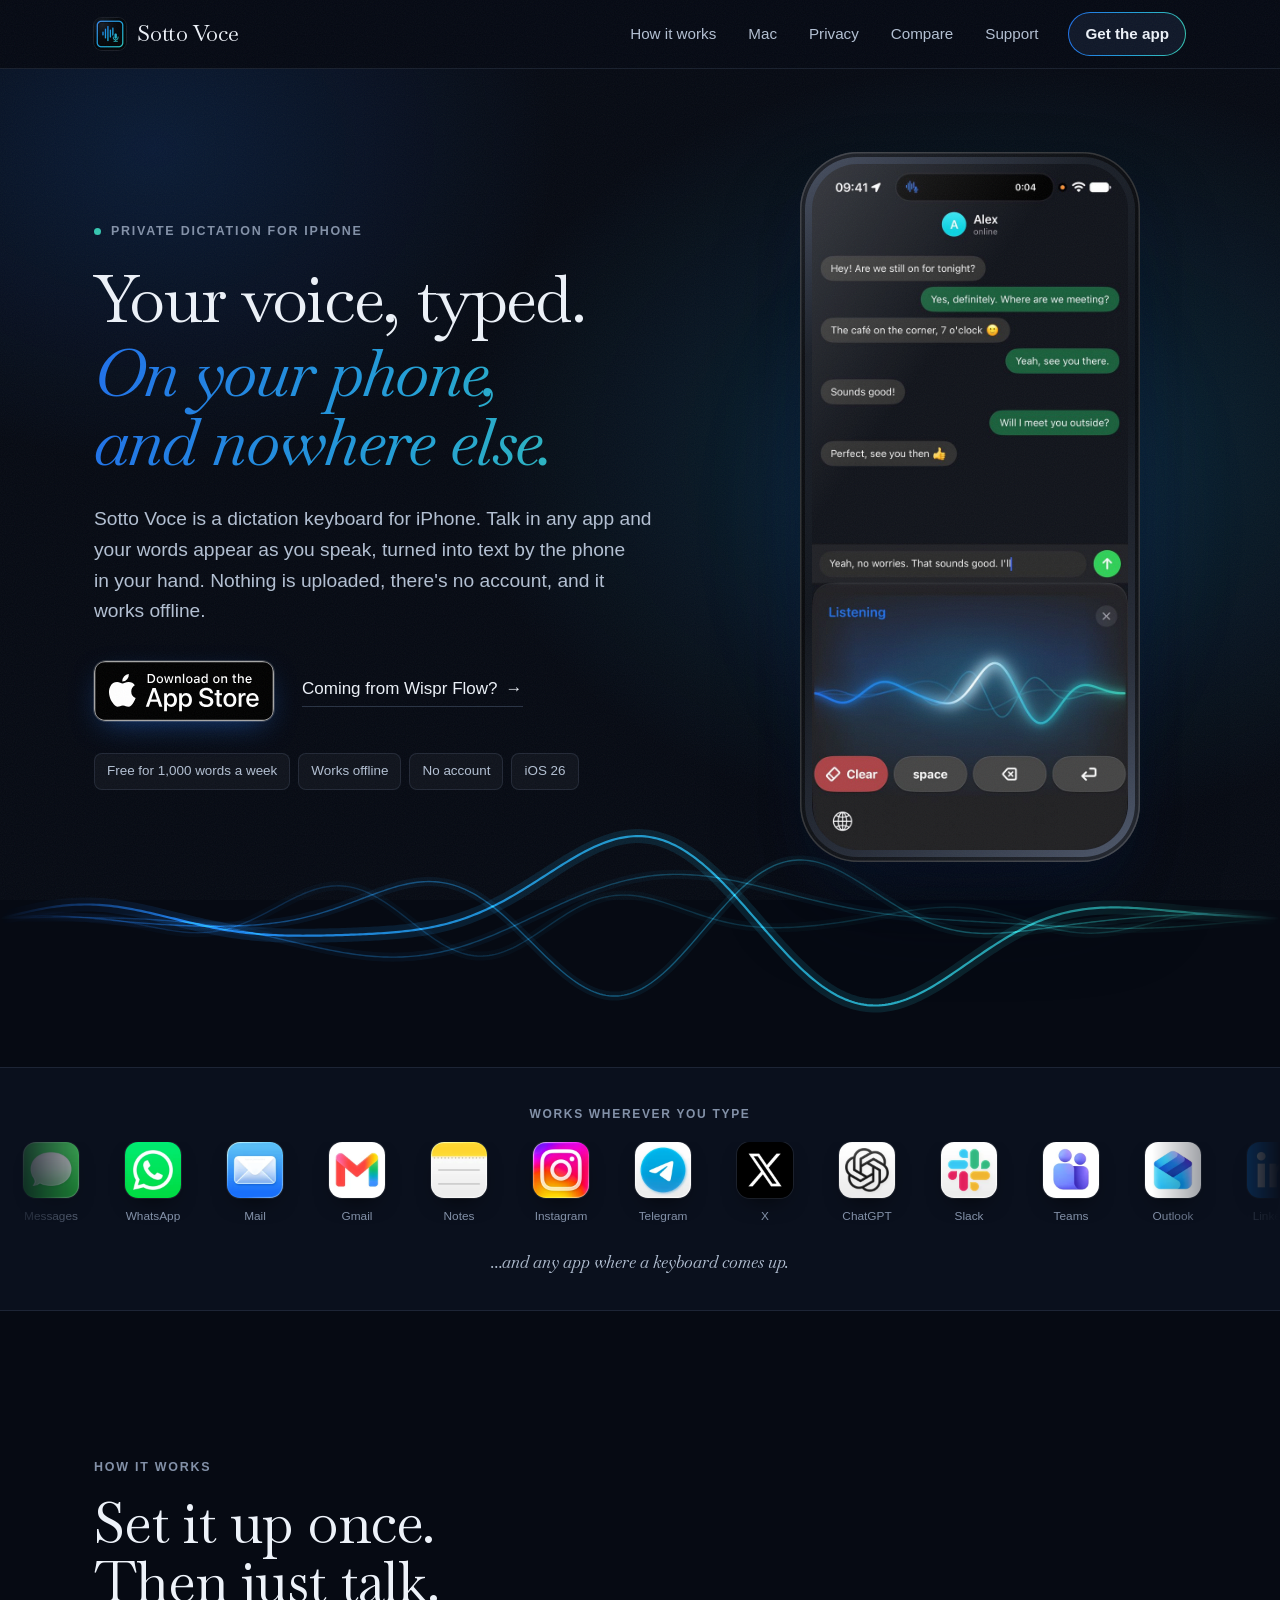
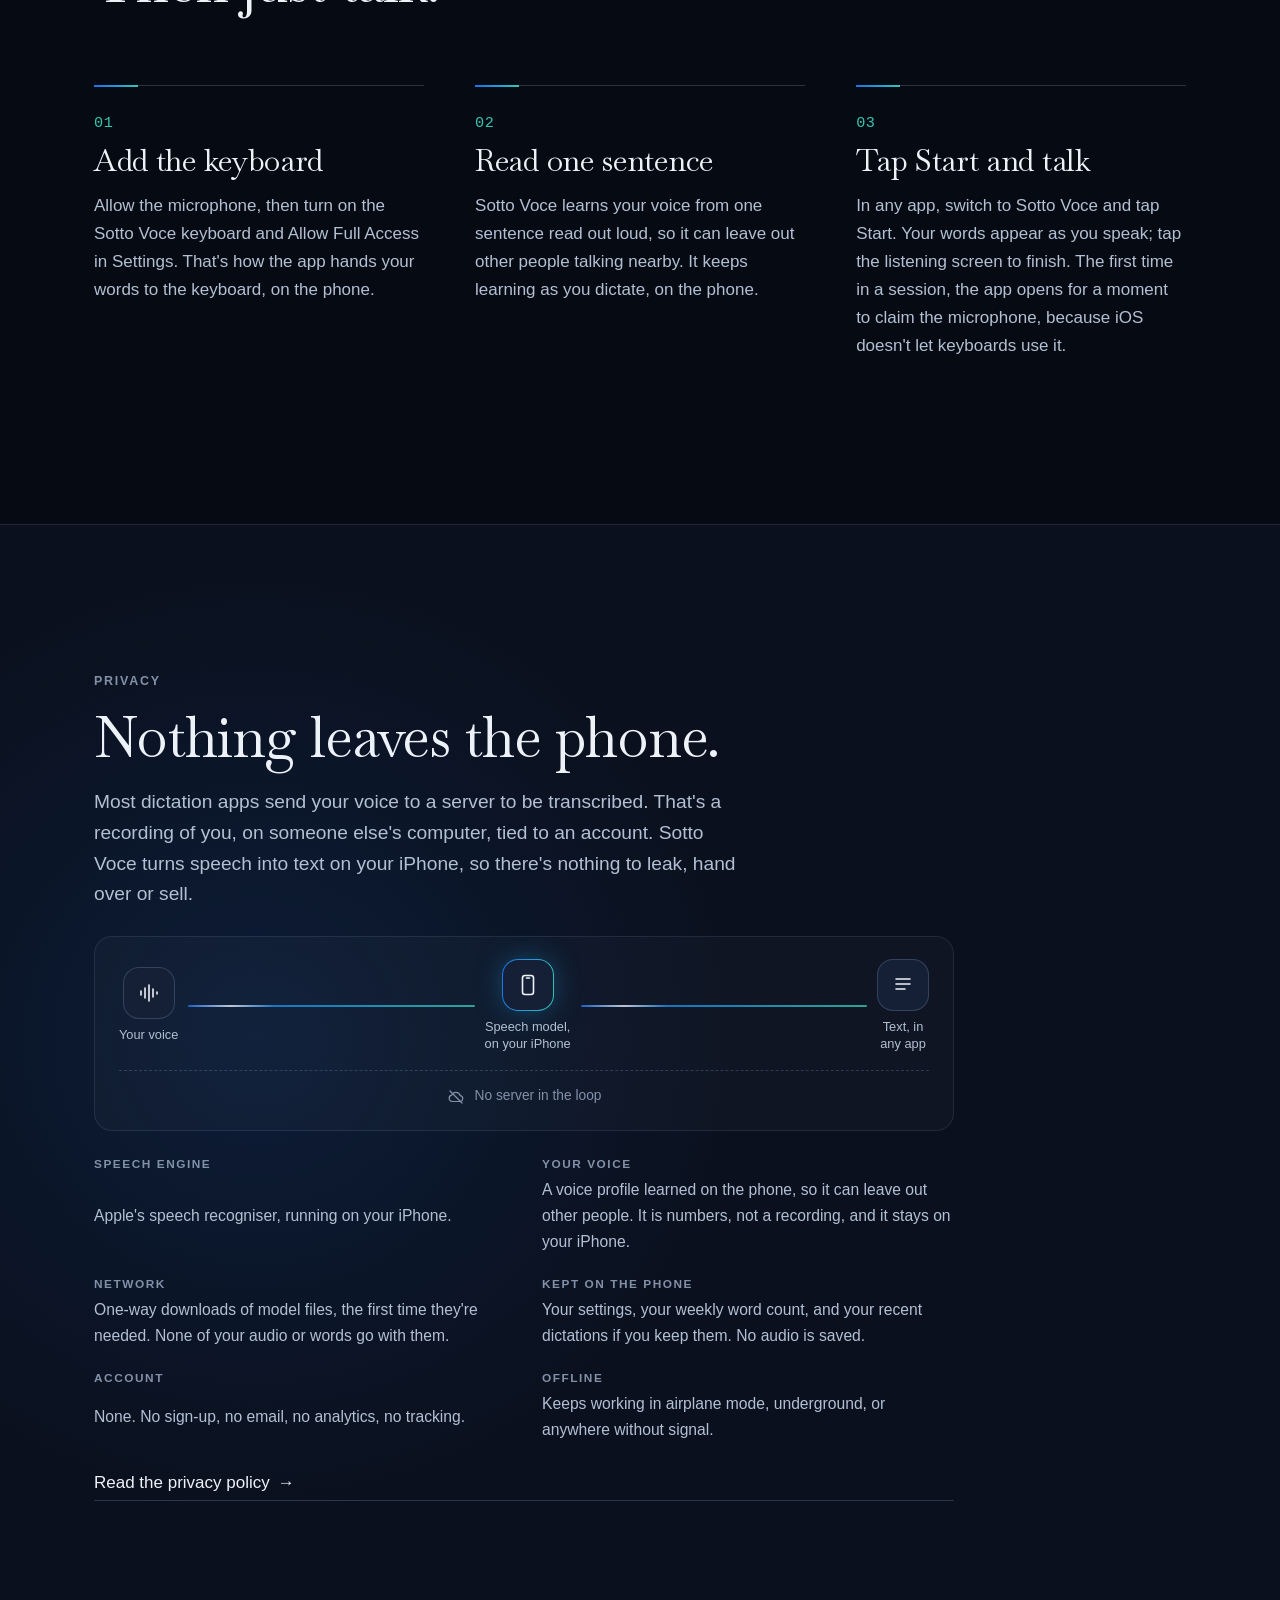
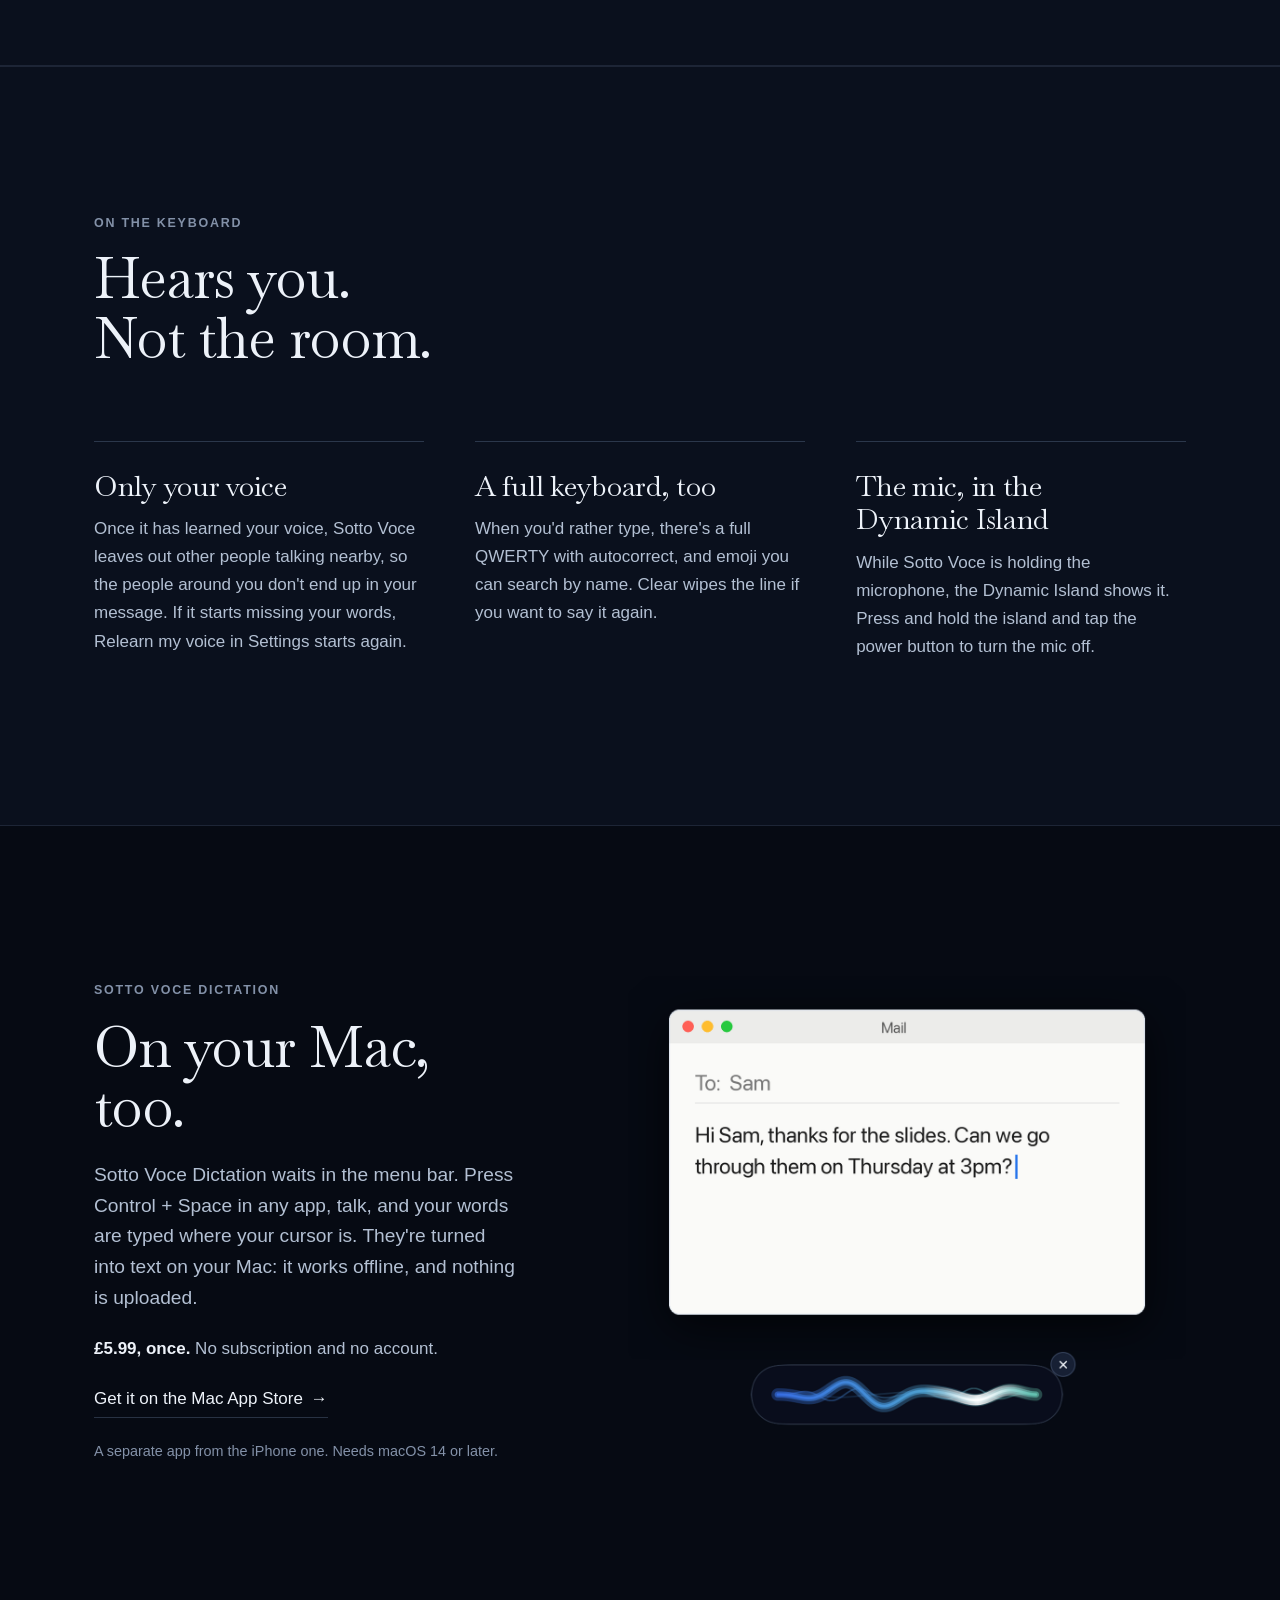
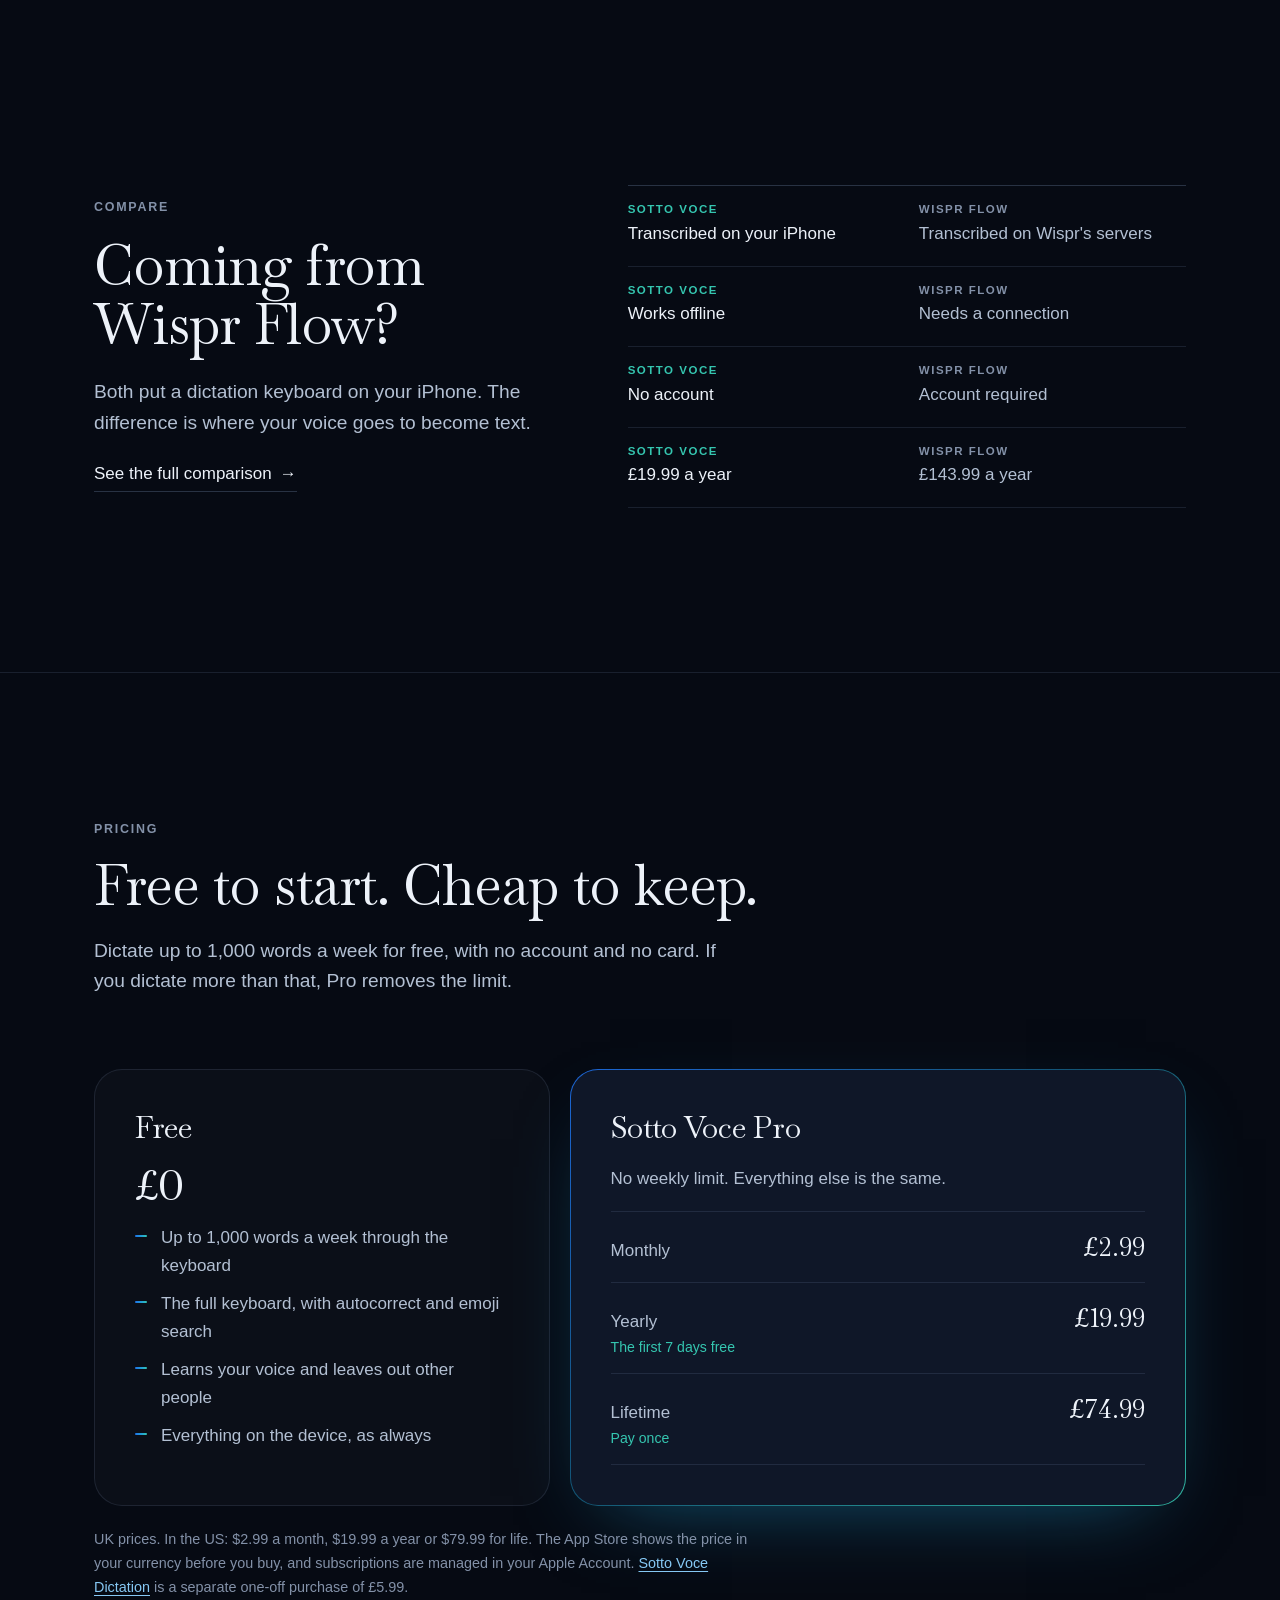
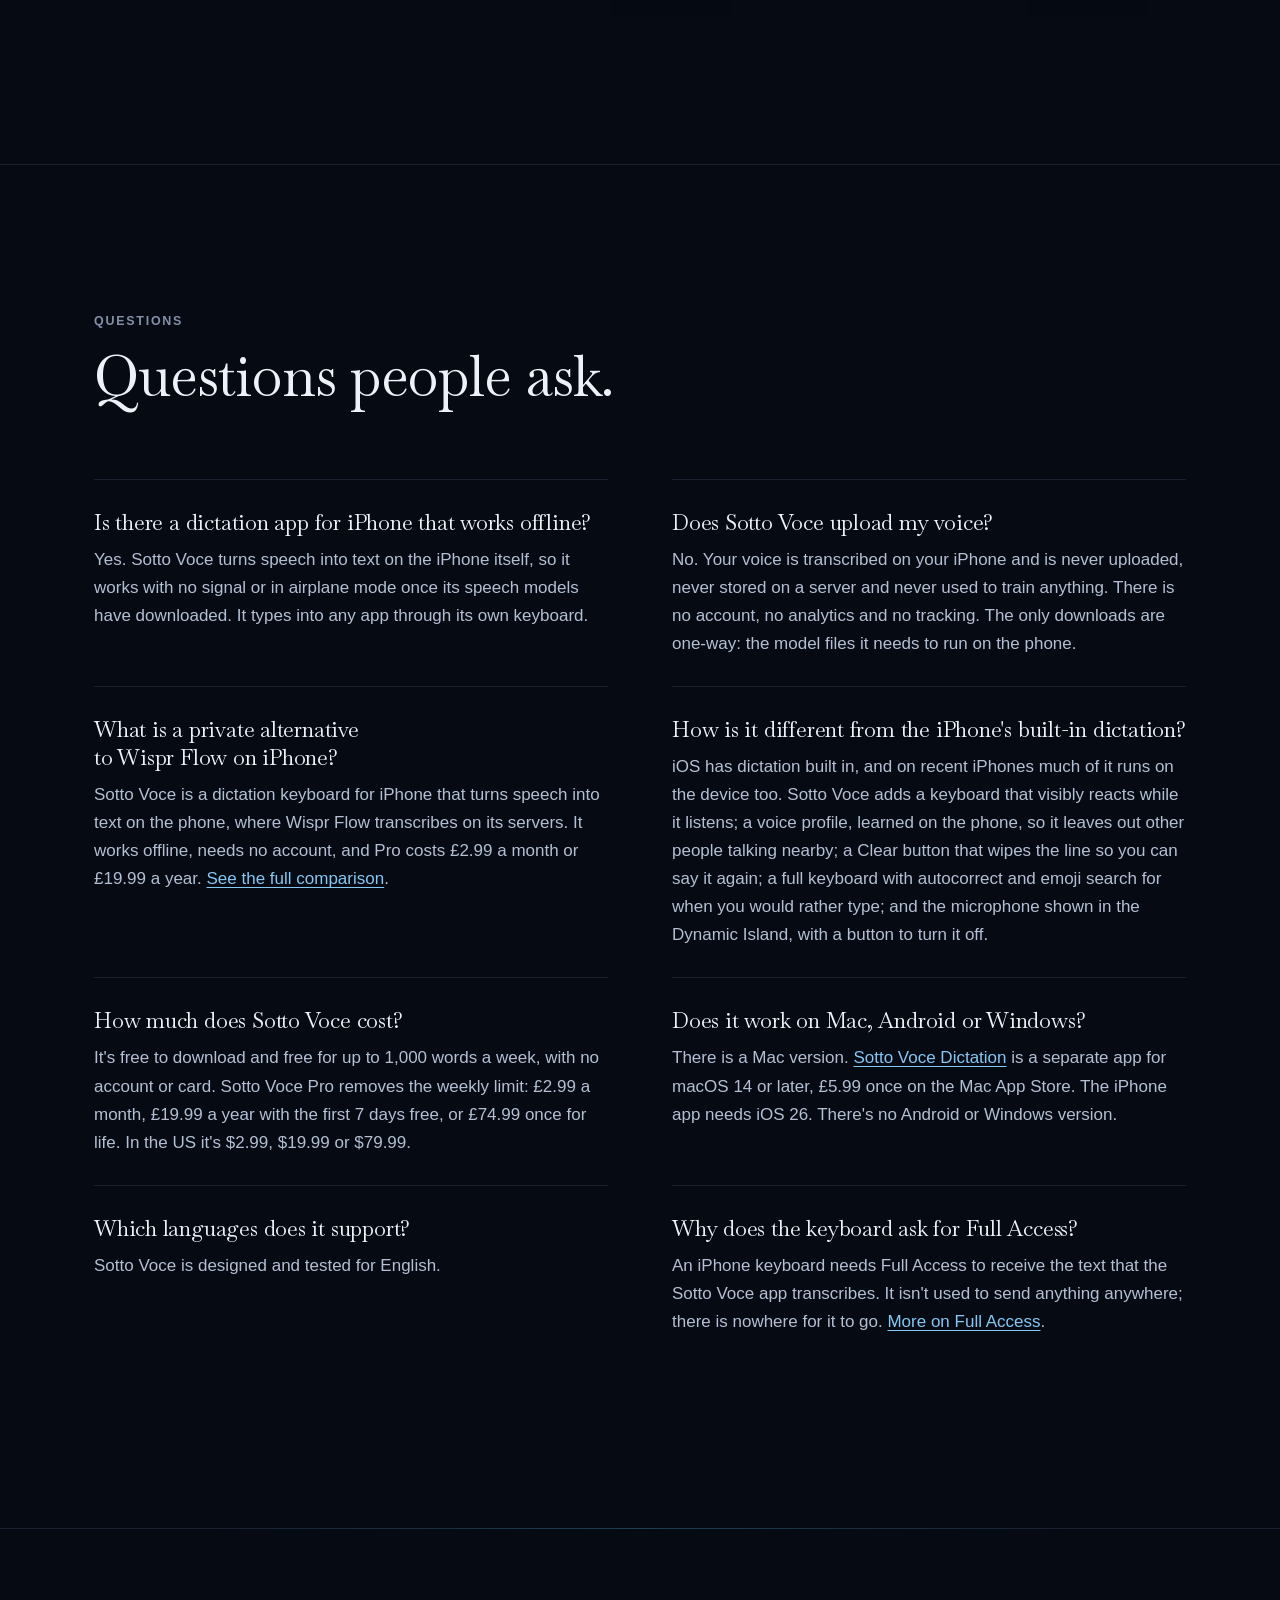
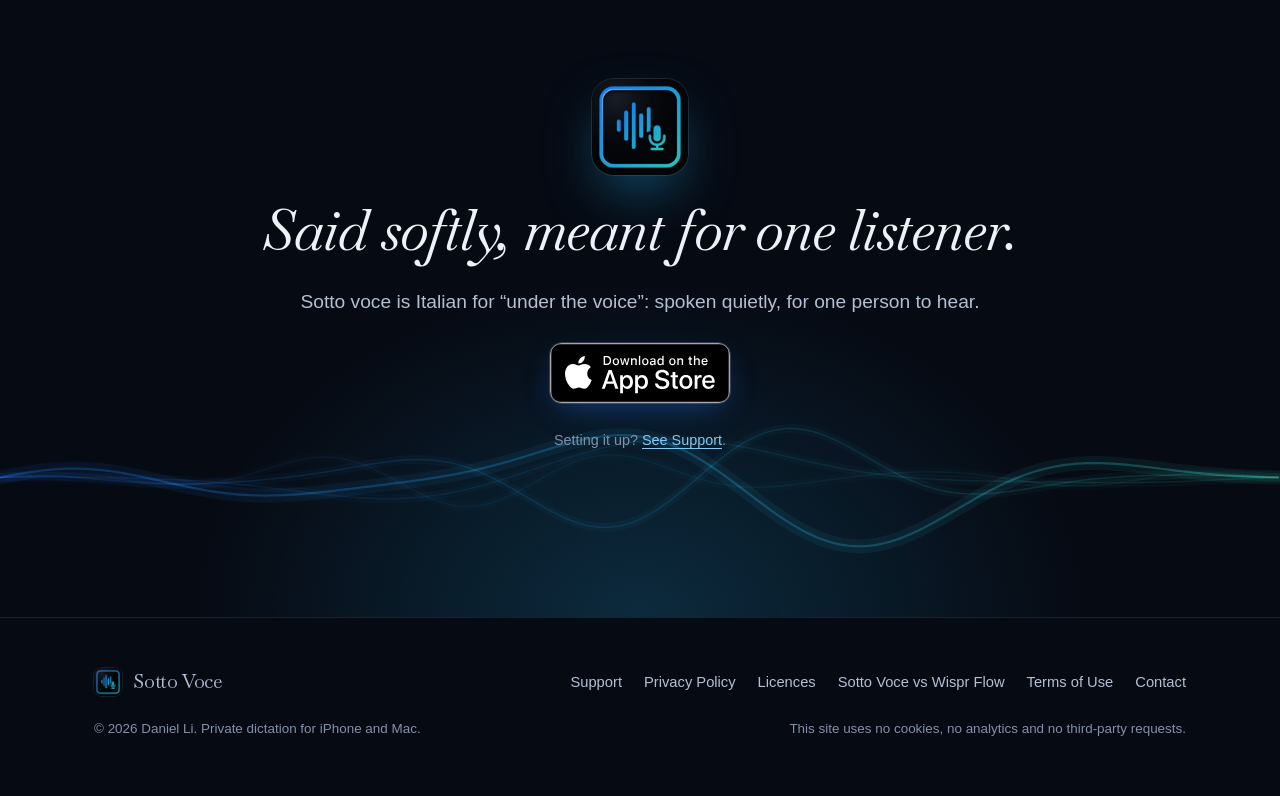
<file: index.html>
<!doctype html>
<html lang="en">
<head>
<meta charset="utf-8">
<meta name="viewport" content="width=device-width, initial-scale=1, viewport-fit=cover">
<title>Sotto Voce: Private Dictation &amp; Speech to Text Keyboard for iPhone</title>
<meta name="description" content="Sotto Voce is a private dictation keyboard for iPhone. Speech to text runs on your phone: it works offline, in any app, uploads nothing and needs no account. Free for 1,000 words a week.">
<link rel="canonical" href="https://sottovoce.uk/">
<meta name="theme-color" content="#060a13">
<meta name="apple-itunes-app" content="app-id=6808935928">
<meta property="og:title" content="Sotto Voce: Private Dictation">
<meta property="og:description" content="A dictation keyboard for iPhone that transcribes on your phone. Works offline, uploads nothing, needs no account.">
<meta property="og:type" content="website">
<meta property="og:url" content="https://sottovoce.uk/">
<meta property="og:image" content="https://sottovoce.uk/assets/og.jpg">
<meta property="og:image:width" content="1200">
<meta property="og:image:height" content="630">
<meta name="twitter:card" content="summary_large_image">
<link rel="icon" type="image/png" sizes="64x64" href="assets/icon-64.png">
<link rel="apple-touch-icon" href="assets/icon-180.png">
<link rel="preload" href="assets/fonts/baskervville-latin.woff2" as="font" type="font/woff2" crossorigin>
<link rel="preload" href="assets/fonts/baskervville-italic-latin.woff2" as="font" type="font/woff2" crossorigin>
<link rel="stylesheet" href="style.css?v=7">
<script type="application/ld+json">
{
  "@context": "https://schema.org",
  "@type": "SoftwareApplication",
  "name": "Sotto Voce",
  "alternateName": "Sotto Voce: Private Dictation",
  "description": "A private dictation keyboard and speech-to-text app for iPhone. Speech is transcribed on the phone; audio is never uploaded. Works offline, in any app, with no account.",
  "applicationCategory": "ProductivityApplication",
  "operatingSystem": "iOS 26",
  "url": "https://sottovoce.uk/",
  "downloadUrl": "https://apps.apple.com/us/app/sotto-voce/id6808935928",
  "image": "https://sottovoce.uk/assets/icon-512.png",
  "inLanguage": "en",
  "offers": [
    {"@type": "Offer", "name": "Free", "price": "0", "priceCurrency": "GBP", "description": "Up to 1,000 words a week."},
    {"@type": "Offer", "name": "Sotto Voce Pro, monthly", "price": "2.99", "priceCurrency": "GBP"},
    {"@type": "Offer", "name": "Sotto Voce Pro, yearly", "price": "19.99", "priceCurrency": "GBP", "description": "The first 7 days free."},
    {"@type": "Offer", "name": "Sotto Voce Pro, lifetime", "price": "74.99", "priceCurrency": "GBP"}
  ],
  "author": {"@type": "Person", "name": "Daniel Li"}
}
</script>
<script type="application/ld+json">
{
  "@context": "https://schema.org",
  "@type": "SoftwareApplication",
  "name": "Sotto Voce Dictation",
  "description": "Menu bar dictation for Mac. Press Control + Space in any app, talk, and your words are typed where the cursor is. Speech is transcribed on the Mac; audio is never uploaded. Works offline, with no account.",
  "applicationCategory": "ProductivityApplication",
  "operatingSystem": "macOS 14",
  "url": "https://sottovoce.uk/#mac",
  "downloadUrl": "https://apps.apple.com/app/id6832575450",
  "image": "https://sottovoce.uk/assets/icon-512.png",
  "inLanguage": "en",
  "offers": {"@type": "Offer", "price": "5.99", "priceCurrency": "GBP", "description": "One-off purchase."},
  "author": {"@type": "Person", "name": "Daniel Li"}
}
</script>
<script type="application/ld+json">
{
  "@context": "https://schema.org",
  "@type": "FAQPage",
  "mainEntity": [
    {"@type": "Question", "name": "Is there a dictation app for iPhone that works offline?", "acceptedAnswer": {"@type": "Answer", "text": "Yes. Sotto Voce turns speech into text on the iPhone itself, so it works with no signal or in airplane mode once its speech models have downloaded. It types into any app through its own keyboard."}},
    {"@type": "Question", "name": "Does Sotto Voce upload my voice?", "acceptedAnswer": {"@type": "Answer", "text": "No. Your voice is transcribed on your iPhone and is never uploaded, never stored on a server and never used to train anything. There is no account, no analytics and no tracking. The only downloads are one-way: the model files it needs to run on the phone."}},
    {"@type": "Question", "name": "What is a private alternative to Wispr Flow on iPhone?", "acceptedAnswer": {"@type": "Answer", "text": "Sotto Voce is a dictation keyboard for iPhone that turns speech into text on the phone, where Wispr Flow transcribes on its servers. It works offline, needs no account, and Pro costs £2.99 a month or £19.99 a year."}},
    {"@type": "Question", "name": "How is it different from the iPhone's built-in dictation?", "acceptedAnswer": {"@type": "Answer", "text": "iOS has dictation built in, and on recent iPhones much of it runs on the device too. Sotto Voce adds a keyboard that visibly reacts while it listens; a voice profile, learned on the phone, so it leaves out other people talking nearby; a Clear button that wipes the line so you can say it again; a full keyboard with autocorrect and emoji search for when you would rather type; and the microphone shown in the Dynamic Island, with a button to turn it off."}},
    {"@type": "Question", "name": "How much does Sotto Voce cost?", "acceptedAnswer": {"@type": "Answer", "text": "It is free to download and free for up to 1,000 words a week, with no account or card. Sotto Voce Pro removes the weekly limit: £2.99 a month, £19.99 a year with the first 7 days free, or £74.99 once for life. In the US it is $2.99, $19.99 or $79.99."}},
    {"@type": "Question", "name": "Does it work on Mac, Android or Windows?", "acceptedAnswer": {"@type": "Answer", "text": "There is a Mac version. Sotto Voce Dictation is a separate app for macOS 14 or later, £5.99 once on the Mac App Store. The iPhone app needs iOS 26. There's no Android or Windows version."}},
    {"@type": "Question", "name": "Which languages does it support?", "acceptedAnswer": {"@type": "Answer", "text": "Sotto Voce is designed and tested for English."}},
    {"@type": "Question", "name": "Why does the keyboard ask for Full Access?", "acceptedAnswer": {"@type": "Answer", "text": "An iPhone keyboard needs Full Access to receive the text that the Sotto Voce app transcribes. It is not used to send anything anywhere; there is nowhere for it to go."}}
  ]
}
</script>
</head>
<body>
<a class="skip" href="#main">Skip to content</a>

<header class="site-header">
  <div class="wrap">
    <a class="brand" href="./"><img src="assets/icon-64.png" alt="" width="32" height="32"><span>Sotto Voce</span></a>
    <nav class="site-nav" aria-label="Site">
      <ul class="nav-links" id="site-menu">
        <li><a href="./#how">How it works</a></li>
        <li><a href="./#mac">Mac</a></li>
        <li><a href="privacy.html">Privacy</a></li>
        <li><a href="vs-wispr-flow.html">Compare</a></li>
        <li><a href="support.html">Support</a></li>
      </ul>
      <a class="get" href="https://apps.apple.com/app/sotto-voce/id6808935928">Get the app</a>
      <button class="menu-toggle" type="button" aria-expanded="false" aria-controls="site-menu" aria-label="Menu"><span></span><span></span></button>
    </nav>
  </div>
</header>

<main id="main">

<section class="hero" aria-labelledby="hero-title">
  <canvas class="hero-waves" data-waves="hero" aria-hidden="true"></canvas>
  <div class="wrap">
    <div class="hero-copy">
      <p class="eyebrow"><span class="live" aria-hidden="true"></span>Private dictation for iPhone</p>
      <h1 id="hero-title">Your voice, typed. <em class="accent">On your phone, and nowhere else.</em></h1>
      <p class="lede">Sotto Voce is a dictation keyboard for iPhone. Talk in any app and your words appear as you speak, turned into text by the phone in your hand. Nothing is uploaded, there's no account, and it works offline.</p>
      <div class="hero-cta">
        <a class="badge-link" href="https://apps.apple.com/app/sotto-voce/id6808935928">
          <img src="assets/app-store-badge.svg" alt="Download Sotto Voce on the App Store" width="180" height="60">
        </a>
        <a class="text-link" href="vs-wispr-flow.html">Coming from Wispr Flow? <span class="arrow" aria-hidden="true">→</span></a>
      </div>
      <ul class="hero-facts" aria-label="At a glance">
        <li>Free for 1,000 words a week</li>
        <li>Works offline</li>
        <li>No account</li>
        <li>iOS 26</li>
      </ul>
    </div>

    <div class="hero-stage">
      <div class="device live" role="img" aria-label="A screen recording of the app: in a chat, tap Start on the Sotto Voce keyboard, talk, and the words appear in the message field as the glowing wave moves with your voice. Tap the listening screen to finish, then send.">
        <div class="device-screen">
          <video class="device-video" src="assets/hero-dictation.mp4" poster="assets/hero-dictation-poster.jpg" width="720" height="1564" muted loop playsinline preload="metadata" aria-hidden="true" data-hero-video></video>
        </div>
      </div>
    </div>
  </div>
</section>

<section class="anywhere" aria-labelledby="anywhere-title">
  <div class="wrap">
    <h2 class="label" id="anywhere-title">Works wherever you type</h2>
  </div>
  <div class="marquee">
    <div class="marquee-inner">
      <ul class="marquee-set" aria-label="Apps it works in, among others">
          <li><img src="assets/apps/messages.webp" alt="" width="56" height="56" loading="lazy" decoding="async"><span>Messages</span></li>
          <li><img src="assets/apps/whatsapp.webp" alt="" width="56" height="56" loading="lazy" decoding="async"><span>WhatsApp</span></li>
          <li><img src="assets/apps/mail.webp" alt="" width="56" height="56" loading="lazy" decoding="async"><span>Mail</span></li>
          <li><img src="assets/apps/gmail.webp" alt="" width="56" height="56" loading="lazy" decoding="async"><span>Gmail</span></li>
          <li><img src="assets/apps/notes.webp" alt="" width="56" height="56" loading="lazy" decoding="async"><span>Notes</span></li>
          <li><img src="assets/apps/instagram.webp" alt="" width="56" height="56" loading="lazy" decoding="async"><span>Instagram</span></li>
          <li><img src="assets/apps/telegram.webp" alt="" width="56" height="56" loading="lazy" decoding="async"><span>Telegram</span></li>
          <li><img src="assets/apps/x.webp" alt="" width="56" height="56" loading="lazy" decoding="async"><span>X</span></li>
          <li><img src="assets/apps/chatgpt.webp" alt="" width="56" height="56" loading="lazy" decoding="async"><span>ChatGPT</span></li>
          <li><img src="assets/apps/slack.webp" alt="" width="56" height="56" loading="lazy" decoding="async"><span>Slack</span></li>
          <li><img src="assets/apps/teams.webp" alt="" width="56" height="56" loading="lazy" decoding="async"><span>Teams</span></li>
          <li><img src="assets/apps/outlook.webp" alt="" width="56" height="56" loading="lazy" decoding="async"><span>Outlook</span></li>
          <li><img src="assets/apps/linkedin.webp" alt="" width="56" height="56" loading="lazy" decoding="async"><span>LinkedIn</span></li>
          <li><img src="assets/apps/discord.webp" alt="" width="56" height="56" loading="lazy" decoding="async"><span>Discord</span></li>
          <li><img src="assets/apps/notion.webp" alt="" width="56" height="56" loading="lazy" decoding="async"><span>Notion</span></li>
          <li><img src="assets/apps/docs.webp" alt="" width="56" height="56" loading="lazy" decoding="async"><span>Google Docs</span></li>
          <li><img src="assets/apps/reminders.webp" alt="" width="56" height="56" loading="lazy" decoding="async"><span>Reminders</span></li>
      </ul>
      <ul class="marquee-set" aria-hidden="true">
          <li><img src="assets/apps/messages.webp" alt="" width="56" height="56" loading="lazy" decoding="async"><span>Messages</span></li>
          <li><img src="assets/apps/whatsapp.webp" alt="" width="56" height="56" loading="lazy" decoding="async"><span>WhatsApp</span></li>
          <li><img src="assets/apps/mail.webp" alt="" width="56" height="56" loading="lazy" decoding="async"><span>Mail</span></li>
          <li><img src="assets/apps/gmail.webp" alt="" width="56" height="56" loading="lazy" decoding="async"><span>Gmail</span></li>
          <li><img src="assets/apps/notes.webp" alt="" width="56" height="56" loading="lazy" decoding="async"><span>Notes</span></li>
          <li><img src="assets/apps/instagram.webp" alt="" width="56" height="56" loading="lazy" decoding="async"><span>Instagram</span></li>
          <li><img src="assets/apps/telegram.webp" alt="" width="56" height="56" loading="lazy" decoding="async"><span>Telegram</span></li>
          <li><img src="assets/apps/x.webp" alt="" width="56" height="56" loading="lazy" decoding="async"><span>X</span></li>
          <li><img src="assets/apps/chatgpt.webp" alt="" width="56" height="56" loading="lazy" decoding="async"><span>ChatGPT</span></li>
          <li><img src="assets/apps/slack.webp" alt="" width="56" height="56" loading="lazy" decoding="async"><span>Slack</span></li>
          <li><img src="assets/apps/teams.webp" alt="" width="56" height="56" loading="lazy" decoding="async"><span>Teams</span></li>
          <li><img src="assets/apps/outlook.webp" alt="" width="56" height="56" loading="lazy" decoding="async"><span>Outlook</span></li>
          <li><img src="assets/apps/linkedin.webp" alt="" width="56" height="56" loading="lazy" decoding="async"><span>LinkedIn</span></li>
          <li><img src="assets/apps/discord.webp" alt="" width="56" height="56" loading="lazy" decoding="async"><span>Discord</span></li>
          <li><img src="assets/apps/notion.webp" alt="" width="56" height="56" loading="lazy" decoding="async"><span>Notion</span></li>
          <li><img src="assets/apps/docs.webp" alt="" width="56" height="56" loading="lazy" decoding="async"><span>Google Docs</span></li>
          <li><img src="assets/apps/reminders.webp" alt="" width="56" height="56" loading="lazy" decoding="async"><span>Reminders</span></li>
      </ul>
    </div>
  </div>
  <div class="wrap">
    <p class="anywhere-note">…and any app where a keyboard comes up.</p>
  </div>
</section>

<section class="section" id="how" aria-labelledby="how-title">
  <div class="wrap">
    <div class="section-head reveal">
      <p class="eyebrow">How it works</p>
      <h2 id="how-title">Set it up once. <br>Then just talk.</h2>
    </div>
    <ol class="steps-flow">
      <li class="reveal">
        <h3>Add the keyboard</h3>
        <p>Allow the microphone, then turn on the Sotto Voce keyboard and Allow Full Access in Settings. That's how the app hands your words to the keyboard, on the phone.</p>
      </li>
      <li class="reveal">
        <h3>Read one sentence</h3>
        <p>Sotto Voce learns your voice from one sentence read out loud, so it can leave out other people talking nearby. It keeps learning as you dictate, on the phone.</p>
      </li>
      <li class="reveal">
        <h3>Tap Start and talk</h3>
        <p>In any app, switch to Sotto Voce and tap Start. Your words appear as you speak; tap the listening screen to finish. The first time in a session, the app opens for a moment to claim the microphone, because iOS doesn't let keyboards use it.</p>
      </li>
    </ol>
  </div>
</section>

<section class="section privacy" id="privacy" aria-labelledby="privacy-title">
  <div class="wrap">
    <div class="privacy-copy">
      <div class="section-head reveal" style="margin-bottom:0">
        <p class="eyebrow">Privacy</p>
        <h2 id="privacy-title">Nothing leaves the phone.</h2>
        <p class="lede">Most dictation apps send your voice to a server to be transcribed. That's a recording of you, on someone else's computer, tied to an account. Sotto Voce turns speech into text on your iPhone, so there's nothing to leak, hand over or sell.</p>
      </div>
      <div class="flow reveal" role="img" aria-label="Your voice goes into the iPhone, where the speech model turns it into text in any app. No server is involved.">
        <div class="flow-node">
          <div class="glyph"><svg viewBox="0 0 24 24" fill="none" stroke="currentColor" stroke-width="1.6" stroke-linecap="round"><path d="M4 10v4M8 7v10M12 4v16M16 8v8M20 11v2"/></svg></div>
          <small>Your voice</small>
        </div>
        <div class="flow-line"></div>
        <div class="flow-node phone">
          <div class="glyph"><svg viewBox="0 0 24 24" fill="none" stroke="currentColor" stroke-width="1.6"><rect x="6.5" y="2.5" width="11" height="19" rx="2.5"/><path d="M10.5 5h3" stroke-linecap="round"/></svg></div>
          <small>Speech model,<br>on your iPhone</small>
        </div>
        <div class="flow-line"></div>
        <div class="flow-node">
          <div class="glyph"><svg viewBox="0 0 24 24" fill="none" stroke="currentColor" stroke-width="1.6" stroke-linecap="round"><path d="M5 6h14M5 11h14M5 16h9"/></svg></div>
          <small>Text, in<br>any app</small>
        </div>
        <p class="flow-note"><svg viewBox="0 0 24 24" fill="none" stroke="currentColor" stroke-width="1.6" stroke-linecap="round"><path d="M7 18h10a4 4 0 0 0 .6-7.95A6 6 0 0 0 6.3 9.5 4.3 4.3 0 0 0 7 18z"/><path d="M4 4l16 16"/></svg>No server in the loop</p>
      </div>
      <dl class="facts reveal">
        <div><dt>Speech engine</dt><dd>Apple's speech recogniser, running on your iPhone.</dd></div>
        <div><dt>Your voice</dt><dd>A voice profile learned on the phone, so it can leave out other people. It is numbers, not a recording, and it stays on your iPhone.</dd></div>
        <div><dt>Network</dt><dd>One-way downloads of model files, the first time they're needed. None of your audio or words go with them.</dd></div>
        <div><dt>Kept on the phone</dt><dd>Your settings, your weekly word count, and your recent dictations if you keep them. No audio is saved.</dd></div>
        <div><dt>Account</dt><dd>None. No sign-up, no email, no analytics, no tracking.</dd></div>
        <div><dt>Offline</dt><dd>Keeps working in airplane mode, underground, or anywhere without signal.</dd></div>
      </dl>
      <a class="text-link reveal" href="privacy.html">Read the privacy policy <span class="arrow" aria-hidden="true">→</span></a>
    </div>
  </div>
</section>

<section class="section in-app" aria-labelledby="inapp-title">
  <div class="wrap">
    <div class="section-head reveal">
      <p class="eyebrow">On the keyboard</p>
      <h2 id="inapp-title">Hears you. <br>Not the room.</h2>
    </div>
    <ul class="feature-list">
      <li class="reveal">
        <h3>Only your voice</h3>
        <p>Once it has learned your voice, Sotto Voce leaves out other people talking nearby, so the people around you don't end up in your message. If it starts missing your words, Relearn my voice in Settings starts again.</p>
      </li>
      <li class="reveal">
        <h3>A full keyboard, too</h3>
        <p>When you'd rather type, there's a full QWERTY with autocorrect, and emoji you can search by name. Clear wipes the line if you want to say it again.</p>
      </li>
      <li class="reveal">
        <h3>The mic, in the Dynamic Island</h3>
        <p>While Sotto Voce is holding the microphone, the Dynamic Island shows it. Press and hold the island and tap the power button to turn the mic off.</p>
      </li>
    </ul>
  </div>
</section>

<section class="section mac" id="mac" aria-labelledby="mac-title">
  <div class="wrap versus">
    <div class="versus-copy reveal">
      <p class="eyebrow">Sotto Voce Dictation</p>
      <h2 id="mac-title">On your Mac, <br>too.</h2>
      <p class="lede">Sotto Voce Dictation waits in the menu bar. Press Control + Space in any app, talk, and your words are typed where your cursor is. They're turned into text on your Mac: it works offline, and nothing is uploaded.</p>
      <p class="mac-price"><b>£5.99, once.</b> No subscription and no account.</p>
      <a class="text-link" href="https://apps.apple.com/app/id6832575450">Get it on the Mac App Store <span class="arrow" aria-hidden="true">→</span></a>
      <p class="fine">A separate app from the iPhone one. Needs macOS 14 or later.</p>
    </div>
    <div class="mac-shot reveal">
      <img src="assets/mac-dictation.png" alt="An email being dictated on a Mac, with the Sotto Voce listening pill below the window" width="600" height="532" loading="lazy">
    </div>
  </div>
</section>

<section class="section" aria-labelledby="versus-title">
  <div class="wrap versus">
    <div class="versus-copy reveal">
      <p class="eyebrow">Compare</p>
      <h2 id="versus-title">Coming from Wispr Flow?</h2>
      <p class="lede">Both put a dictation keyboard on your iPhone. The difference is where your voice goes to become text.</p>
      <a class="text-link" href="vs-wispr-flow.html">See the full comparison <span class="arrow" aria-hidden="true">→</span></a>
    </div>
    <div class="versus-rows reveal">
      <div class="versus-row"><div class="us"><span class="who">Sotto Voce</span>Transcribed on your iPhone</div><div><span class="who">Wispr Flow</span>Transcribed on Wispr's servers</div></div>
      <div class="versus-row"><div class="us"><span class="who">Sotto Voce</span>Works offline</div><div><span class="who">Wispr Flow</span>Needs a connection</div></div>
      <div class="versus-row"><div class="us"><span class="who">Sotto Voce</span>No account</div><div><span class="who">Wispr Flow</span>Account required</div></div>
      <div class="versus-row"><div class="us"><span class="who">Sotto Voce</span>£19.99 a year</div><div><span class="who">Wispr Flow</span>£143.99 a year</div></div>
    </div>
  </div>
</section>

<section class="section rule-top" id="pricing" aria-labelledby="plans-title">
  <div class="wrap">
    <div class="section-head reveal">
      <p class="eyebrow">Pricing</p>
      <h2 id="plans-title">Free to start. Cheap to keep.</h2>
      <p class="lede">Dictate up to 1,000 words a week for free, with no account and no card. If you dictate more than that, Pro removes the limit.</p>
    </div>
    <div class="plans">
      <div class="plan reveal">
        <h3>Free</h3>
        <p class="price">£0</p>
        <ul>
          <li>Up to 1,000 words a week through the keyboard</li>
          <li>The full keyboard, with autocorrect and emoji search</li>
          <li>Learns your voice and leaves out other people</li>
          <li>Everything on the device, as always</li>
        </ul>
      </div>
      <div class="plan plan-pro reveal">
        <h3>Sotto Voce Pro</h3>
        <p>No weekly limit. Everything else is the same.</p>
        <div class="price-rows">
          <div class="price-row"><span>Monthly</span><b>£2.99</b></div>
          <div class="price-row"><span>Yearly<em>The first 7 days free</em></span><b>£19.99</b></div>
          <div class="price-row"><span>Lifetime<em>Pay once</em></span><b>£74.99</b></div>
        </div>
      </div>
    </div>
    <p class="plans-note">UK prices. In the US: $2.99 a month, $19.99 a year or $79.99 for life. The App Store shows the price in your currency before you buy, and subscriptions are managed in your Apple Account. <a href="./#mac">Sotto Voce Dictation</a> is a separate one-off purchase of £5.99.</p>
  </div>
</section>

<section class="section rule-top" id="faq" aria-labelledby="faq-title">
  <div class="wrap">
    <div class="section-head reveal">
      <p class="eyebrow">Questions</p>
      <h2 id="faq-title">Questions people ask.</h2>
    </div>
    <div class="qa-list">
      <div class="qa"><h3>Is there a dictation app for iPhone that works offline?</h3><p>Yes. Sotto Voce turns speech into text on the iPhone itself, so it works with no signal or in airplane mode once its speech models have downloaded. It types into any app through its own keyboard.</p></div>
      <div class="qa"><h3>Does Sotto Voce upload my voice?</h3><p>No. Your voice is transcribed on your iPhone and is never uploaded, never stored on a server and never used to train anything. There is no account, no analytics and no tracking. The only downloads are one-way: the model files it needs to run on the phone.</p></div>
      <div class="qa"><h3>What is a private alternative to Wispr Flow on iPhone?</h3><p>Sotto Voce is a dictation keyboard for iPhone that turns speech into text on the phone, where Wispr Flow transcribes on its servers. It works offline, needs no account, and Pro costs £2.99 a month or £19.99 a year. <a href="vs-wispr-flow.html">See the full comparison</a>.</p></div>
      <div class="qa"><h3>How is it different from the iPhone's built-in dictation?</h3><p>iOS has dictation built in, and on recent iPhones much of it runs on the device too. Sotto Voce adds a keyboard that visibly reacts while it listens; a voice profile, learned on the phone, so it leaves out other people talking nearby; a Clear button that wipes the line so you can say it again; a full keyboard with autocorrect and emoji search for when you would rather type; and the microphone shown in the Dynamic Island, with a button to turn it off.</p></div>
      <div class="qa"><h3>How much does Sotto Voce cost?</h3><p>It's free to download and free for up to 1,000 words a week, with no account or card. Sotto Voce Pro removes the weekly limit: £2.99 a month, £19.99 a year with the first 7 days free, or £74.99 once for life. In the US it's $2.99, $19.99 or $79.99.</p></div>
      <div class="qa"><h3>Does it work on Mac, Android or Windows?</h3><p>There is a Mac version. <a href="./#mac">Sotto Voce Dictation</a> is a separate app for macOS 14 or later, £5.99 once on the Mac App Store. The iPhone app needs iOS 26. There's no Android or Windows version.</p></div>
      <div class="qa"><h3>Which languages does it support?</h3><p>Sotto Voce is designed and tested for English.</p></div>
      <div class="qa"><h3>Why does the keyboard ask for Full Access?</h3><p>An iPhone keyboard needs Full Access to receive the text that the Sotto Voce app transcribes. It isn't used to send anything anywhere; there is nowhere for it to go. <a href="support.html#full-access">More on Full Access</a>.</p></div>
    </div>
  </div>
</section>

<section class="section closing" aria-labelledby="closing-title">
  <canvas class="closing-waves" data-waves="quiet" aria-hidden="true"></canvas>
  <div class="wrap">
    <img class="closing-icon" src="assets/icon-256.png" srcset="assets/icon-256.png 1x, assets/icon-512.png 2x" alt="" width="96" height="96" loading="lazy">
    <h2 id="closing-title">Said softly, meant for one listener.</h2>
    <p class="lede">Sotto voce is Italian for “under the voice”: spoken quietly, for one person to hear.</p>
    <a class="badge-link" href="https://apps.apple.com/app/sotto-voce/id6808935928">
      <img src="assets/app-store-badge.svg" alt="Download Sotto Voce on the App Store" width="180" height="60">
    </a>
    <p class="fine">Setting it up? <a href="support.html">See Support</a>.</p>
  </div>
</section>

</main>

<footer class="site-footer">
  <div class="wrap">
    <a class="brand" href="./"><img src="assets/icon-64.png" alt="" width="28" height="28"><span>Sotto Voce</span></a>
    <ul>
      <li><a href="support.html">Support</a></li>
      <li><a href="privacy.html">Privacy Policy</a></li>
      <li><a href="licences.html">Licences</a></li>
      <li><a href="vs-wispr-flow.html">Sotto Voce vs Wispr Flow</a></li>
      <li><a href="https://www.apple.com/legal/internet-services/itunes/dev/stdeula/">Terms of Use</a></li>
      <li><a href="mailto:daniel.li.work+support@gmail.com">Contact</a></li>
    </ul>
    <p class="copy"><span>© 2026 Daniel Li. Private dictation for iPhone and Mac.</span><span>This site uses no cookies, no analytics and no third-party requests.</span></p>
  </div>
</footer>

<script src="assets/site.js" defer></script>
<script src="assets/nav.js" defer></script>
</body>
</html>
</file>
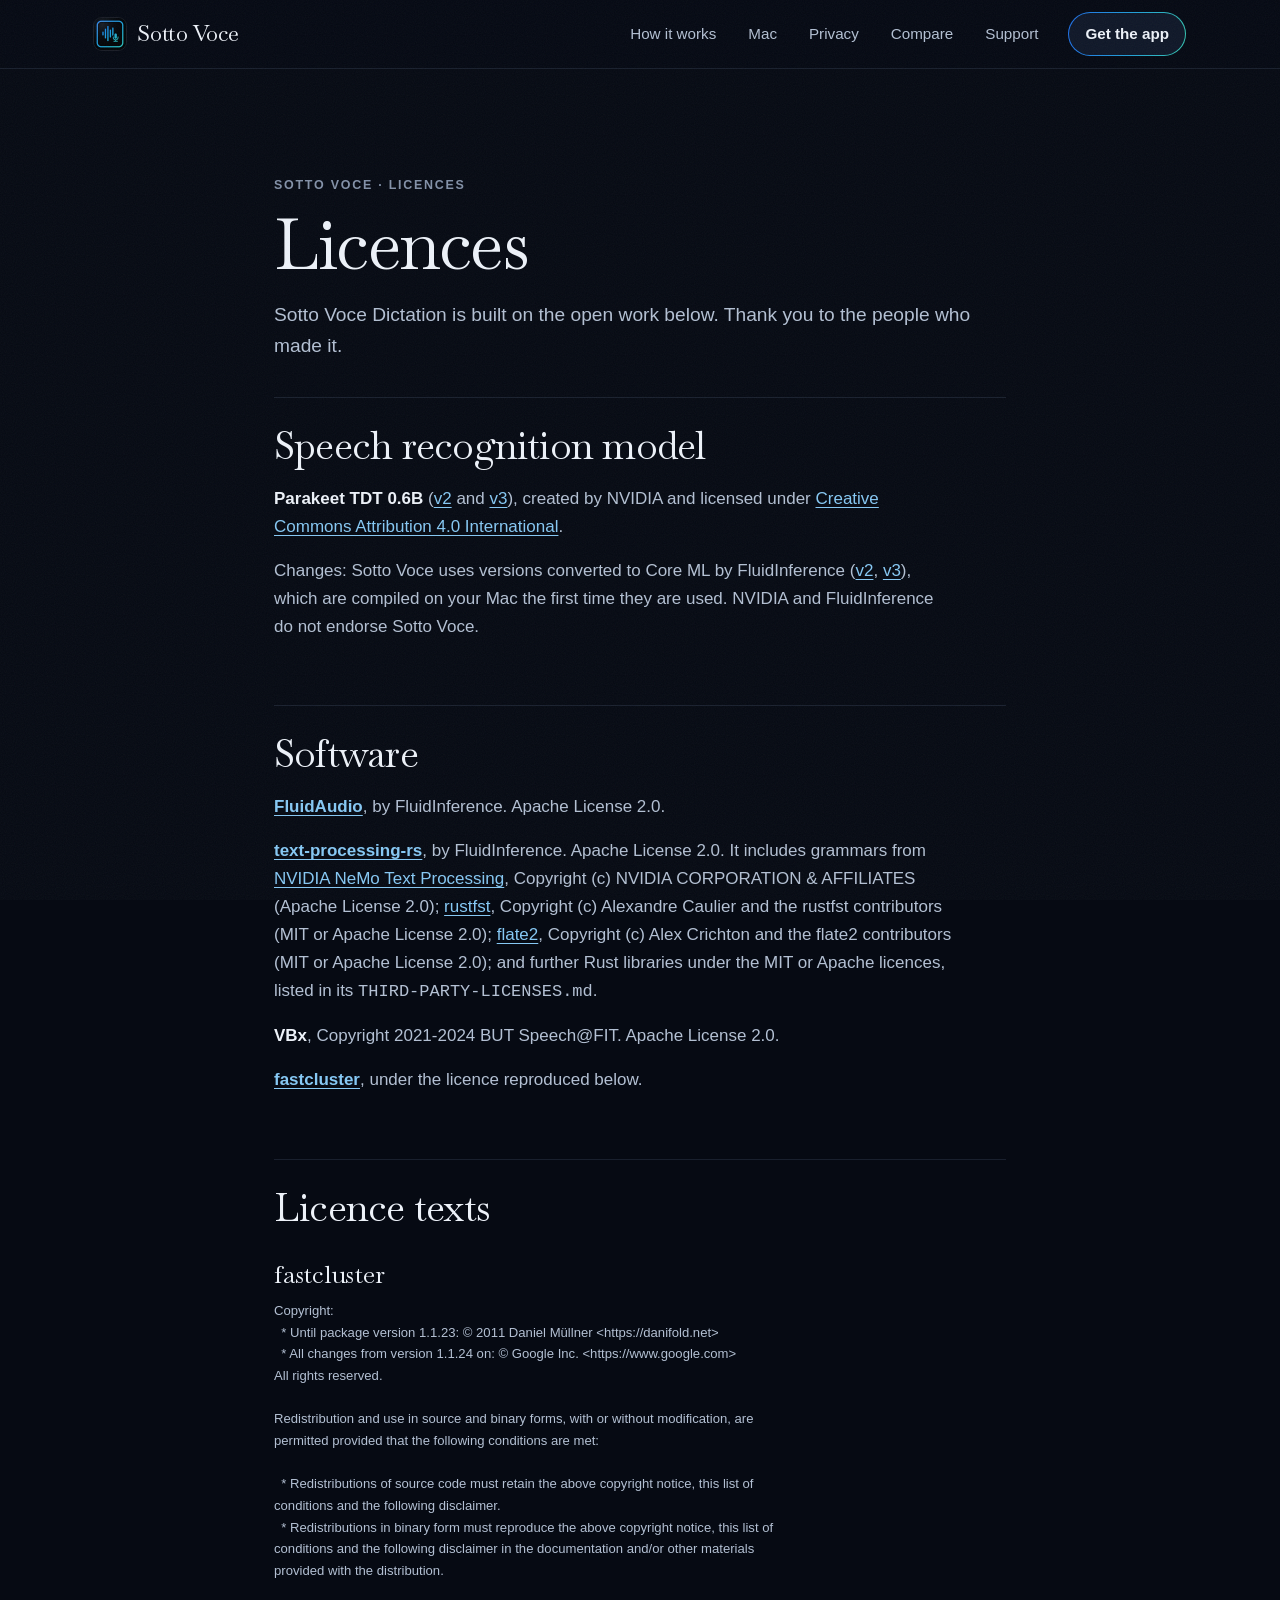
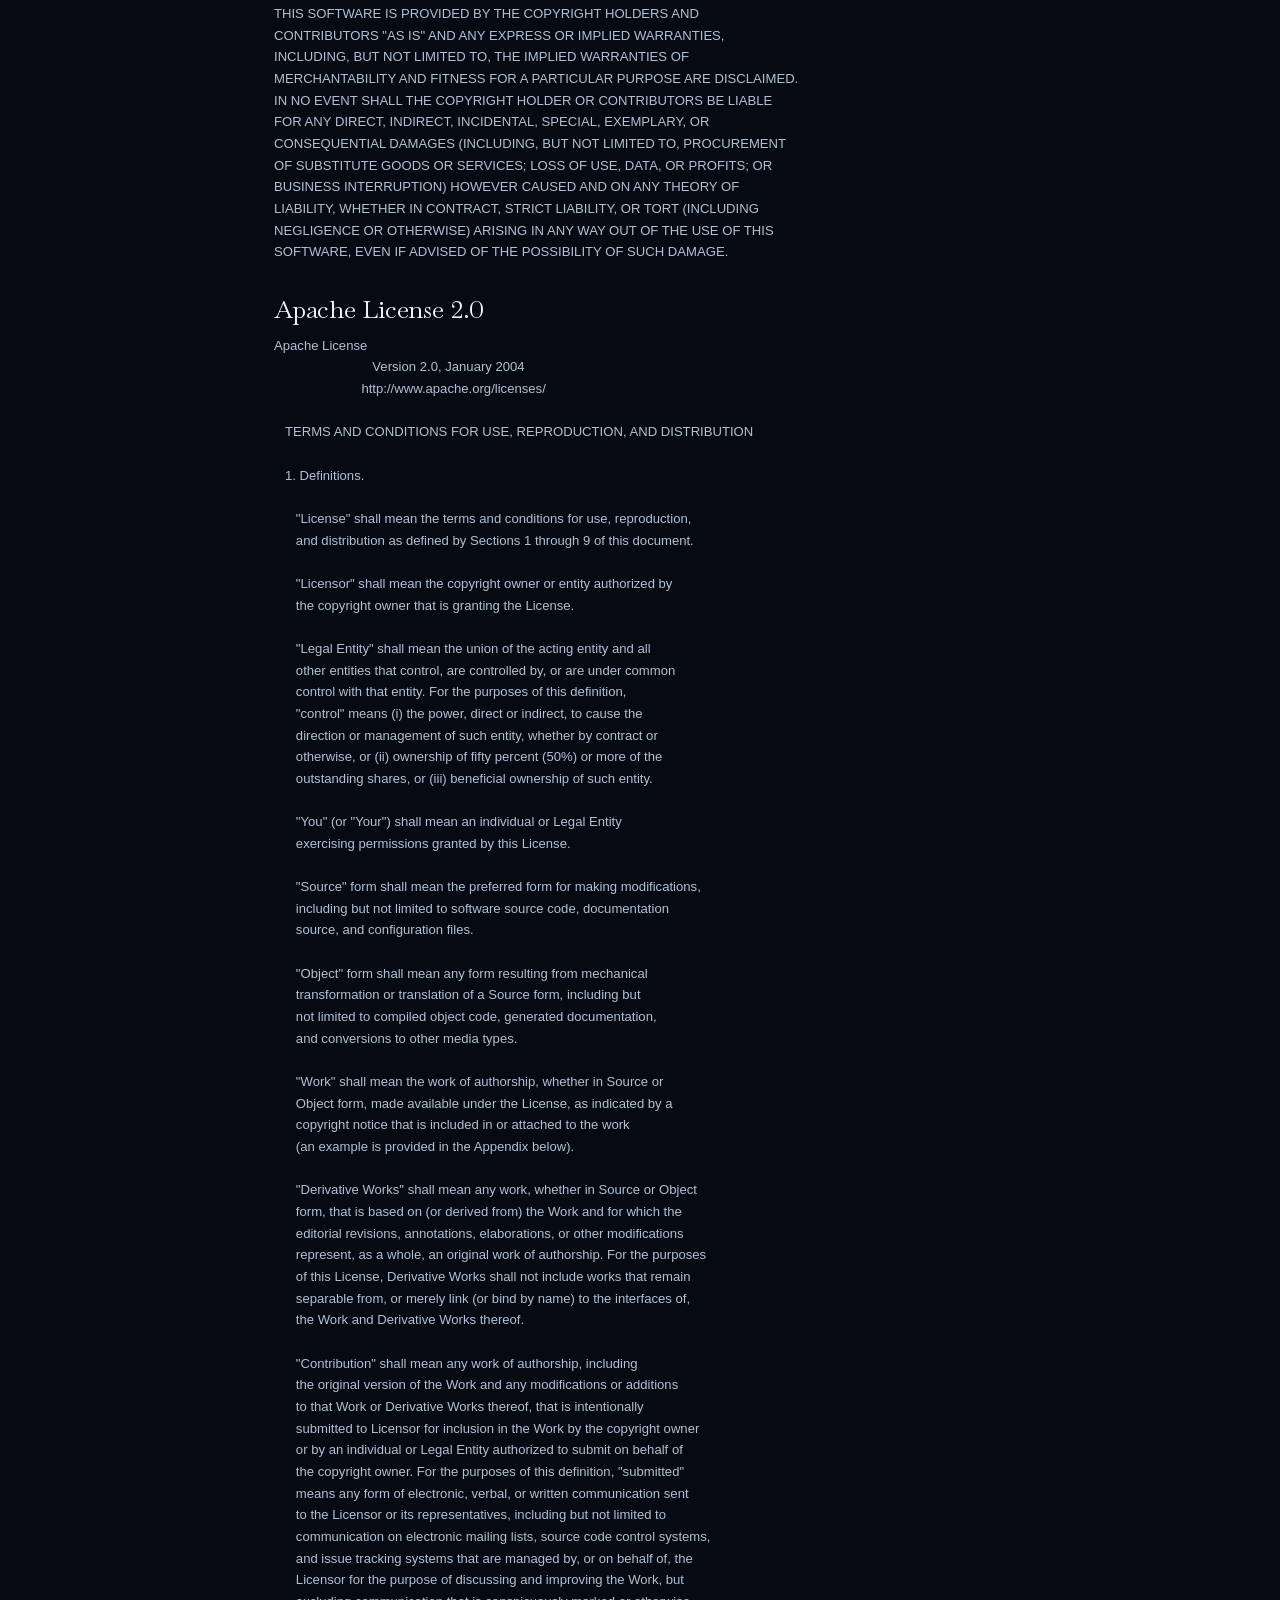
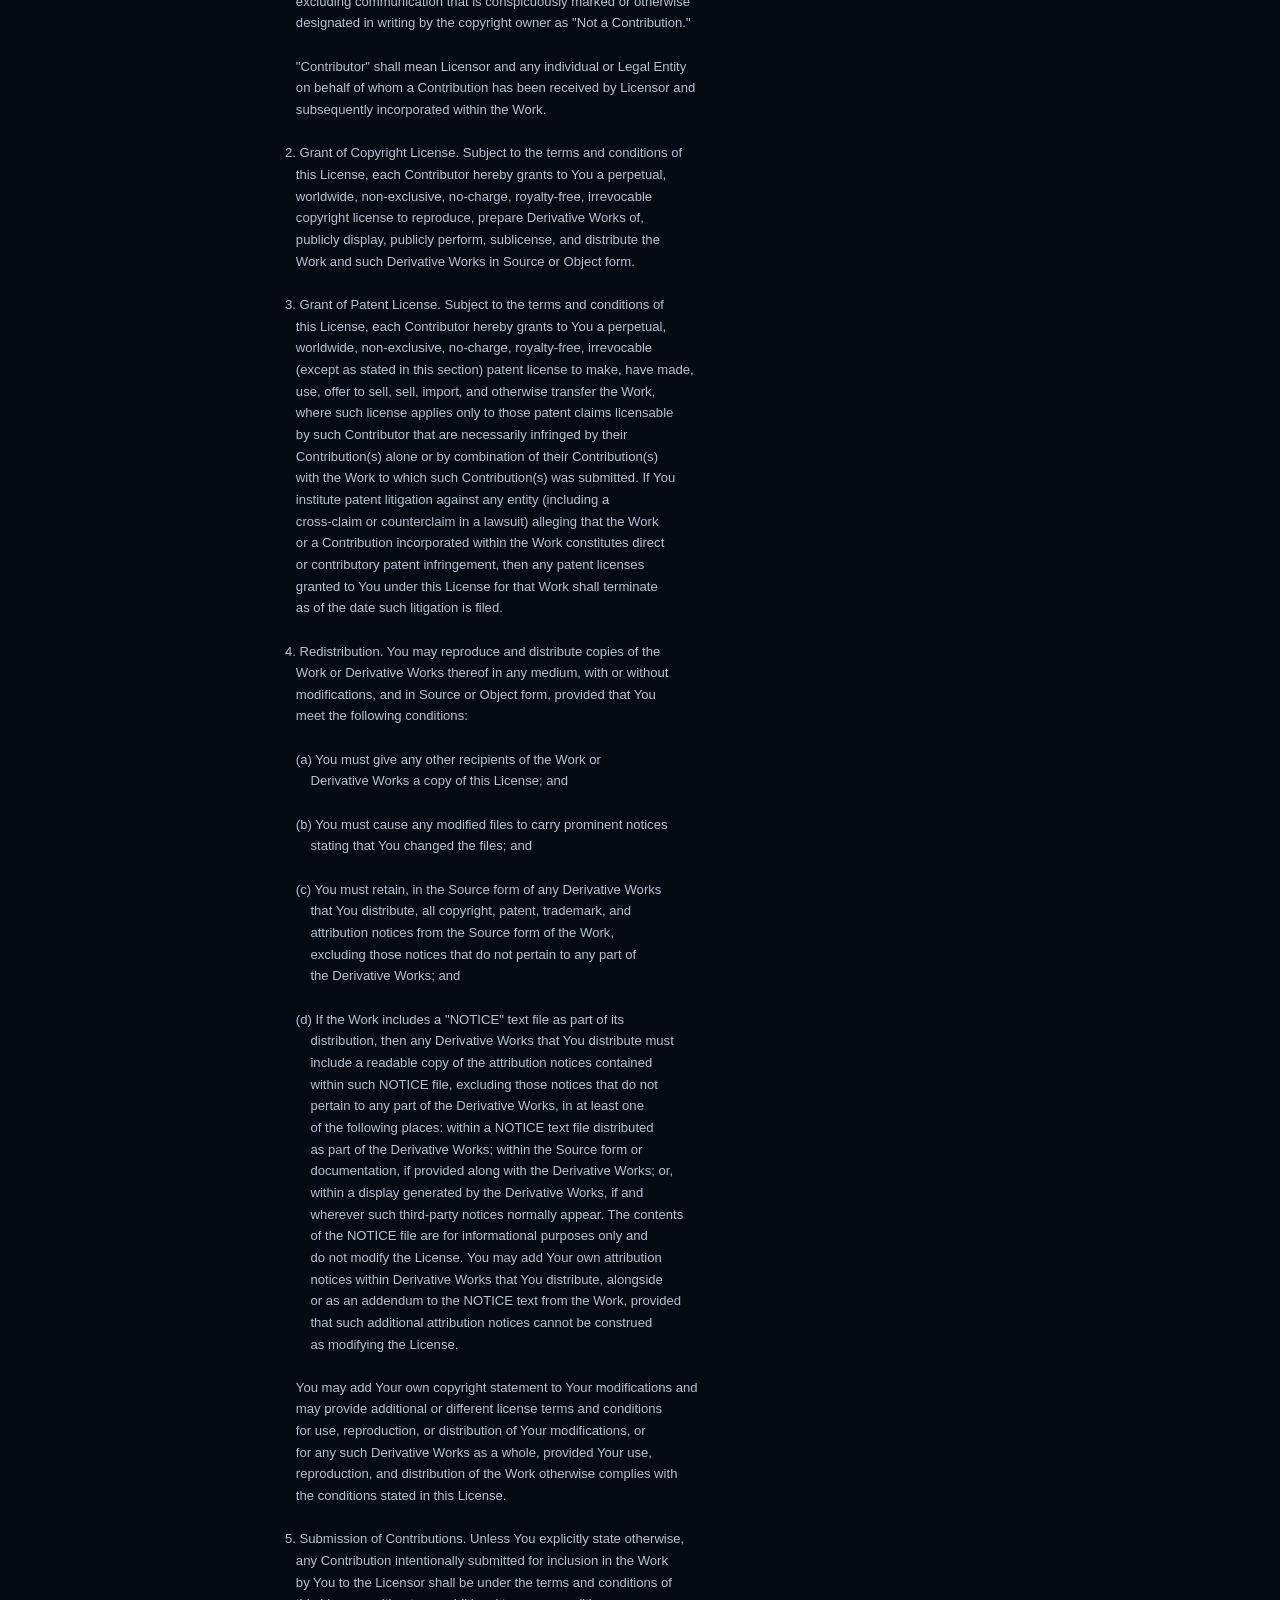
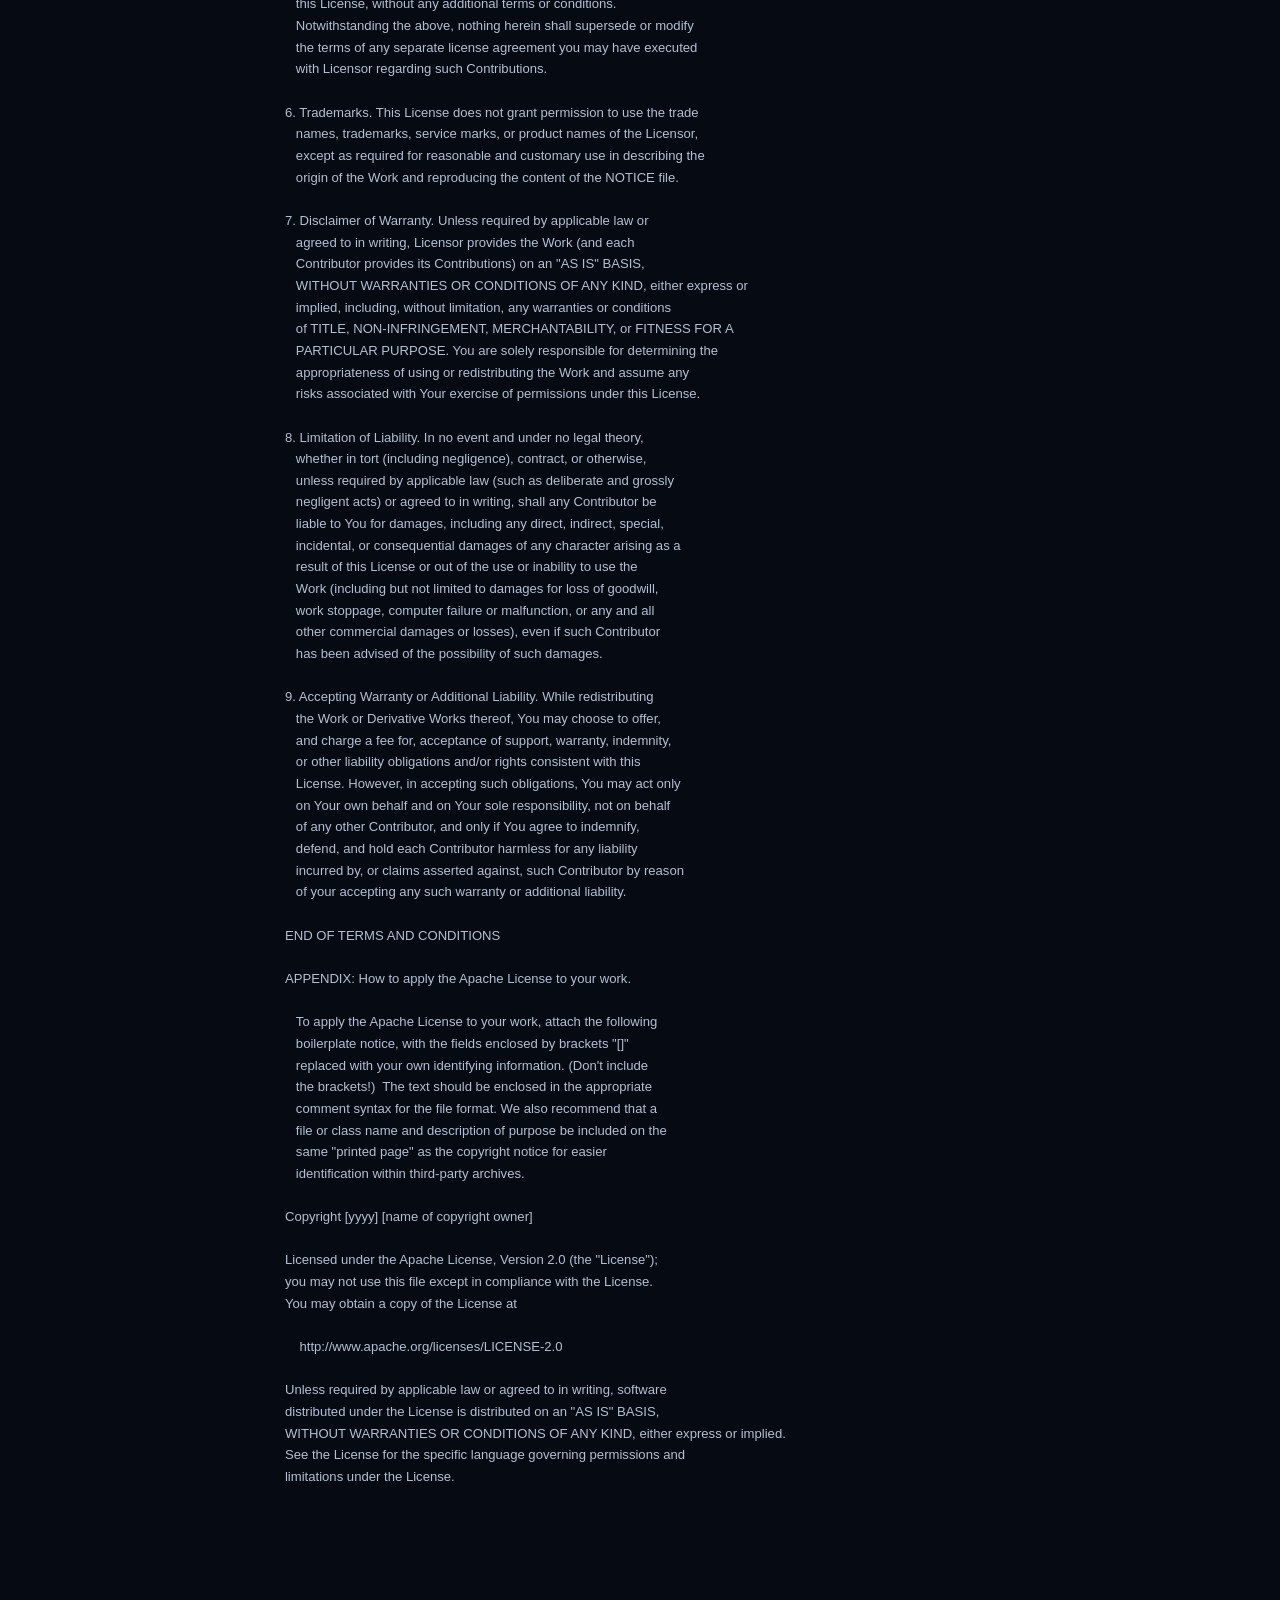
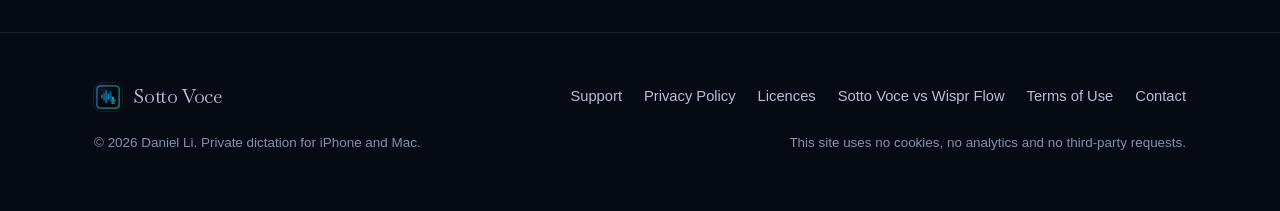
<file: licences.html>
<!doctype html>
<html lang="en">
<head>
<meta charset="utf-8">
<meta name="viewport" content="width=device-width, initial-scale=1, viewport-fit=cover">
<title>Sotto Voce Licences</title>
<meta name="description" content="Third-party work used by Sotto Voce Dictation, and its licences.">
<meta name="robots" content="noindex">
<link rel="canonical" href="https://sottovoce.uk/licences.html">
<meta name="theme-color" content="#060a13">
<meta property="og:title" content="Sotto Voce Licences">
<meta property="og:type" content="website">
<meta property="og:url" content="https://sottovoce.uk/licences.html">
<meta property="og:image" content="https://sottovoce.uk/assets/og.jpg">
<meta name="twitter:card" content="summary_large_image">
<link rel="icon" type="image/png" sizes="64x64" href="assets/icon-64.png">
<link rel="apple-touch-icon" href="assets/icon-180.png">
<link rel="preload" href="assets/fonts/baskervville-latin.woff2" as="font" type="font/woff2" crossorigin>
<link rel="stylesheet" href="style.css?v=7">
<style>.licence-text { white-space: pre-wrap; overflow-wrap: anywhere; font-size: 0.82rem; color: var(--text-2); }</style>
</head>
<body>
<a class="skip" href="#main">Skip to content</a>

<header class="site-header">
  <div class="wrap">
    <a class="brand" href="./"><img src="assets/icon-64.png" alt="" width="32" height="32"><span>Sotto Voce</span></a>
    <nav class="site-nav" aria-label="Site">
      <ul class="nav-links" id="site-menu">
        <li><a href="./#how">How it works</a></li>
        <li><a href="./#mac">Mac</a></li>
        <li><a href="privacy.html">Privacy</a></li>
        <li><a href="vs-wispr-flow.html">Compare</a></li>
        <li><a href="support.html">Support</a></li>
      </ul>
      <a class="get" href="https://apps.apple.com/app/sotto-voce/id6808935928">Get the app</a>
      <button class="menu-toggle" type="button" aria-expanded="false" aria-controls="site-menu" aria-label="Menu"><span></span><span></span></button>
    </nav>
  </div>
</header>

<main id="main" class="wrap narrow">

<div class="doc-hero">
  <p class="eyebrow">Sotto Voce · Licences</p>
  <h1>Licences</h1>
  <p class="lede">Sotto Voce Dictation is built on the open work below. Thank you to the people who made it.</p>
</div>

<div class="doc">

<h2 id="model">Speech recognition model</h2>

<p><strong>Parakeet TDT 0.6B</strong> (<a href="https://huggingface.co/nvidia/parakeet-tdt-0.6b-v2">v2</a> and
<a href="https://huggingface.co/nvidia/parakeet-tdt-0.6b-v3">v3</a>), created by NVIDIA and licensed under
<a href="https://creativecommons.org/licenses/by/4.0/">Creative Commons Attribution 4.0 International</a>.</p>

<p>Changes: Sotto Voce uses versions converted to Core ML by FluidInference
(<a href="https://huggingface.co/FluidInference/parakeet-tdt-0.6b-v2-coreml">v2</a>,
<a href="https://huggingface.co/FluidInference/parakeet-tdt-0.6b-v3-coreml">v3</a>), which are compiled on your Mac
the first time they are used. NVIDIA and FluidInference do not endorse Sotto Voce.</p>

<h2 id="software">Software</h2>

<p><strong><a href="https://github.com/FluidInference/FluidAudio">FluidAudio</a></strong>, by FluidInference.
Apache License 2.0.</p>

<p><strong><a href="https://github.com/FluidInference/text-processing-rs">text-processing-rs</a></strong>, by
FluidInference. Apache License 2.0. It includes grammars from
<a href="https://github.com/NVIDIA/NeMo-text-processing">NVIDIA NeMo Text Processing</a>, Copyright (c) NVIDIA
CORPORATION &amp; AFFILIATES (Apache License 2.0);
<a href="https://github.com/Garvys/rustfst">rustfst</a>, Copyright (c) Alexandre Caulier and the rustfst contributors
(MIT or Apache License 2.0); <a href="https://github.com/rust-lang/flate2-rs">flate2</a>, Copyright (c) Alex Crichton
and the flate2 contributors (MIT or Apache License 2.0); and further Rust libraries under the MIT or Apache licences, listed in its
<code>THIRD-PARTY-LICENSES.md</code>.</p>

<p><strong>VBx</strong>, Copyright 2021-2024 BUT Speech@FIT. Apache License 2.0.</p>

<p><strong><a href="https://danifold.net/fastcluster.html">fastcluster</a></strong>, under the licence reproduced below.</p>

<h2 id="texts">Licence texts</h2>

<h3>fastcluster</h3>
<p class="licence-text">Copyright:
  * Until package version 1.1.23: © 2011 Daniel Müllner &lt;https://danifold.net&gt;
  * All changes from version 1.1.24 on: © Google Inc. &lt;https://www.google.com&gt;
All rights reserved.

Redistribution and use in source and binary forms, with or without modification, are permitted provided that the following conditions are met:

  * Redistributions of source code must retain the above copyright notice, this list of conditions and the following disclaimer.
  * Redistributions in binary form must reproduce the above copyright notice, this list of conditions and the following disclaimer in the documentation and/or other materials provided with the distribution.

THIS SOFTWARE IS PROVIDED BY THE COPYRIGHT HOLDERS AND CONTRIBUTORS &quot;AS IS&quot; AND ANY EXPRESS OR IMPLIED WARRANTIES, INCLUDING, BUT NOT LIMITED TO, THE IMPLIED WARRANTIES OF MERCHANTABILITY AND FITNESS FOR A PARTICULAR PURPOSE ARE DISCLAIMED. IN NO EVENT SHALL THE COPYRIGHT HOLDER OR CONTRIBUTORS BE LIABLE FOR ANY DIRECT, INDIRECT, INCIDENTAL, SPECIAL, EXEMPLARY, OR CONSEQUENTIAL DAMAGES (INCLUDING, BUT NOT LIMITED TO, PROCUREMENT OF SUBSTITUTE GOODS OR SERVICES; LOSS OF USE, DATA, OR PROFITS; OR BUSINESS INTERRUPTION) HOWEVER CAUSED AND ON ANY THEORY OF LIABILITY, WHETHER IN CONTRACT, STRICT LIABILITY, OR TORT (INCLUDING NEGLIGENCE OR OTHERWISE) ARISING IN ANY WAY OUT OF THE USE OF THIS SOFTWARE, EVEN IF ADVISED OF THE POSSIBILITY OF SUCH DAMAGE.</p>

<h3>Apache License 2.0</h3>
<p class="licence-text">Apache License
                           Version 2.0, January 2004
                        http://www.apache.org/licenses/

   TERMS AND CONDITIONS FOR USE, REPRODUCTION, AND DISTRIBUTION

   1. Definitions.

      &quot;License&quot; shall mean the terms and conditions for use, reproduction,
      and distribution as defined by Sections 1 through 9 of this document.

      &quot;Licensor&quot; shall mean the copyright owner or entity authorized by
      the copyright owner that is granting the License.

      &quot;Legal Entity&quot; shall mean the union of the acting entity and all
      other entities that control, are controlled by, or are under common
      control with that entity. For the purposes of this definition,
      &quot;control&quot; means (i) the power, direct or indirect, to cause the
      direction or management of such entity, whether by contract or
      otherwise, or (ii) ownership of fifty percent (50%) or more of the
      outstanding shares, or (iii) beneficial ownership of such entity.

      &quot;You&quot; (or &quot;Your&quot;) shall mean an individual or Legal Entity
      exercising permissions granted by this License.

      &quot;Source&quot; form shall mean the preferred form for making modifications,
      including but not limited to software source code, documentation
      source, and configuration files.

      &quot;Object&quot; form shall mean any form resulting from mechanical
      transformation or translation of a Source form, including but
      not limited to compiled object code, generated documentation,
      and conversions to other media types.

      &quot;Work&quot; shall mean the work of authorship, whether in Source or
      Object form, made available under the License, as indicated by a
      copyright notice that is included in or attached to the work
      (an example is provided in the Appendix below).

      &quot;Derivative Works&quot; shall mean any work, whether in Source or Object
      form, that is based on (or derived from) the Work and for which the
      editorial revisions, annotations, elaborations, or other modifications
      represent, as a whole, an original work of authorship. For the purposes
      of this License, Derivative Works shall not include works that remain
      separable from, or merely link (or bind by name) to the interfaces of,
      the Work and Derivative Works thereof.

      &quot;Contribution&quot; shall mean any work of authorship, including
      the original version of the Work and any modifications or additions
      to that Work or Derivative Works thereof, that is intentionally
      submitted to Licensor for inclusion in the Work by the copyright owner
      or by an individual or Legal Entity authorized to submit on behalf of
      the copyright owner. For the purposes of this definition, &quot;submitted&quot;
      means any form of electronic, verbal, or written communication sent
      to the Licensor or its representatives, including but not limited to
      communication on electronic mailing lists, source code control systems,
      and issue tracking systems that are managed by, or on behalf of, the
      Licensor for the purpose of discussing and improving the Work, but
      excluding communication that is conspicuously marked or otherwise
      designated in writing by the copyright owner as &quot;Not a Contribution.&quot;

      &quot;Contributor&quot; shall mean Licensor and any individual or Legal Entity
      on behalf of whom a Contribution has been received by Licensor and
      subsequently incorporated within the Work.

   2. Grant of Copyright License. Subject to the terms and conditions of
      this License, each Contributor hereby grants to You a perpetual,
      worldwide, non-exclusive, no-charge, royalty-free, irrevocable
      copyright license to reproduce, prepare Derivative Works of,
      publicly display, publicly perform, sublicense, and distribute the
      Work and such Derivative Works in Source or Object form.

   3. Grant of Patent License. Subject to the terms and conditions of
      this License, each Contributor hereby grants to You a perpetual,
      worldwide, non-exclusive, no-charge, royalty-free, irrevocable
      (except as stated in this section) patent license to make, have made,
      use, offer to sell, sell, import, and otherwise transfer the Work,
      where such license applies only to those patent claims licensable
      by such Contributor that are necessarily infringed by their
      Contribution(s) alone or by combination of their Contribution(s)
      with the Work to which such Contribution(s) was submitted. If You
      institute patent litigation against any entity (including a
      cross-claim or counterclaim in a lawsuit) alleging that the Work
      or a Contribution incorporated within the Work constitutes direct
      or contributory patent infringement, then any patent licenses
      granted to You under this License for that Work shall terminate
      as of the date such litigation is filed.

   4. Redistribution. You may reproduce and distribute copies of the
      Work or Derivative Works thereof in any medium, with or without
      modifications, and in Source or Object form, provided that You
      meet the following conditions:

      (a) You must give any other recipients of the Work or
          Derivative Works a copy of this License; and

      (b) You must cause any modified files to carry prominent notices
          stating that You changed the files; and

      (c) You must retain, in the Source form of any Derivative Works
          that You distribute, all copyright, patent, trademark, and
          attribution notices from the Source form of the Work,
          excluding those notices that do not pertain to any part of
          the Derivative Works; and

      (d) If the Work includes a &quot;NOTICE&quot; text file as part of its
          distribution, then any Derivative Works that You distribute must
          include a readable copy of the attribution notices contained
          within such NOTICE file, excluding those notices that do not
          pertain to any part of the Derivative Works, in at least one
          of the following places: within a NOTICE text file distributed
          as part of the Derivative Works; within the Source form or
          documentation, if provided along with the Derivative Works; or,
          within a display generated by the Derivative Works, if and
          wherever such third-party notices normally appear. The contents
          of the NOTICE file are for informational purposes only and
          do not modify the License. You may add Your own attribution
          notices within Derivative Works that You distribute, alongside
          or as an addendum to the NOTICE text from the Work, provided
          that such additional attribution notices cannot be construed
          as modifying the License.

      You may add Your own copyright statement to Your modifications and
      may provide additional or different license terms and conditions
      for use, reproduction, or distribution of Your modifications, or
      for any such Derivative Works as a whole, provided Your use,
      reproduction, and distribution of the Work otherwise complies with
      the conditions stated in this License.

   5. Submission of Contributions. Unless You explicitly state otherwise,
      any Contribution intentionally submitted for inclusion in the Work
      by You to the Licensor shall be under the terms and conditions of
      this License, without any additional terms or conditions.
      Notwithstanding the above, nothing herein shall supersede or modify
      the terms of any separate license agreement you may have executed
      with Licensor regarding such Contributions.

   6. Trademarks. This License does not grant permission to use the trade
      names, trademarks, service marks, or product names of the Licensor,
      except as required for reasonable and customary use in describing the
      origin of the Work and reproducing the content of the NOTICE file.

   7. Disclaimer of Warranty. Unless required by applicable law or
      agreed to in writing, Licensor provides the Work (and each
      Contributor provides its Contributions) on an &quot;AS IS&quot; BASIS,
      WITHOUT WARRANTIES OR CONDITIONS OF ANY KIND, either express or
      implied, including, without limitation, any warranties or conditions
      of TITLE, NON-INFRINGEMENT, MERCHANTABILITY, or FITNESS FOR A
      PARTICULAR PURPOSE. You are solely responsible for determining the
      appropriateness of using or redistributing the Work and assume any
      risks associated with Your exercise of permissions under this License.

   8. Limitation of Liability. In no event and under no legal theory,
      whether in tort (including negligence), contract, or otherwise,
      unless required by applicable law (such as deliberate and grossly
      negligent acts) or agreed to in writing, shall any Contributor be
      liable to You for damages, including any direct, indirect, special,
      incidental, or consequential damages of any character arising as a
      result of this License or out of the use or inability to use the
      Work (including but not limited to damages for loss of goodwill,
      work stoppage, computer failure or malfunction, or any and all
      other commercial damages or losses), even if such Contributor
      has been advised of the possibility of such damages.

   9. Accepting Warranty or Additional Liability. While redistributing
      the Work or Derivative Works thereof, You may choose to offer,
      and charge a fee for, acceptance of support, warranty, indemnity,
      or other liability obligations and/or rights consistent with this
      License. However, in accepting such obligations, You may act only
      on Your own behalf and on Your sole responsibility, not on behalf
      of any other Contributor, and only if You agree to indemnify,
      defend, and hold each Contributor harmless for any liability
      incurred by, or claims asserted against, such Contributor by reason
      of your accepting any such warranty or additional liability.

   END OF TERMS AND CONDITIONS

   APPENDIX: How to apply the Apache License to your work.

      To apply the Apache License to your work, attach the following
      boilerplate notice, with the fields enclosed by brackets &quot;[]&quot;
      replaced with your own identifying information. (Don&#x27;t include
      the brackets!)  The text should be enclosed in the appropriate
      comment syntax for the file format. We also recommend that a
      file or class name and description of purpose be included on the
      same &quot;printed page&quot; as the copyright notice for easier
      identification within third-party archives.

   Copyright [yyyy] [name of copyright owner]

   Licensed under the Apache License, Version 2.0 (the &quot;License&quot;);
   you may not use this file except in compliance with the License.
   You may obtain a copy of the License at

       http://www.apache.org/licenses/LICENSE-2.0

   Unless required by applicable law or agreed to in writing, software
   distributed under the License is distributed on an &quot;AS IS&quot; BASIS,
   WITHOUT WARRANTIES OR CONDITIONS OF ANY KIND, either express or implied.
   See the License for the specific language governing permissions and
   limitations under the License.</p>

</div>
</main>

<footer class="site-footer">
  <div class="wrap">
    <a class="brand" href="./"><img src="assets/icon-64.png" alt="" width="28" height="28"><span>Sotto Voce</span></a>
    <ul>
      <li><a href="support.html">Support</a></li>
      <li><a href="privacy.html">Privacy Policy</a></li>
      <li><a href="licences.html">Licences</a></li>
      <li><a href="vs-wispr-flow.html">Sotto Voce vs Wispr Flow</a></li>
      <li><a href="https://www.apple.com/legal/internet-services/itunes/dev/stdeula/">Terms of Use</a></li>
      <li><a href="mailto:daniel.li.work+support@gmail.com">Contact</a></li>
    </ul>
    <p class="copy"><span>© 2026 Daniel Li. Private dictation for iPhone and Mac.</span><span>This site uses no cookies, no analytics and no third-party requests.</span></p>
  </div>
</footer>
<script src="assets/nav.js" defer></script>
</body>
</html>
</file>
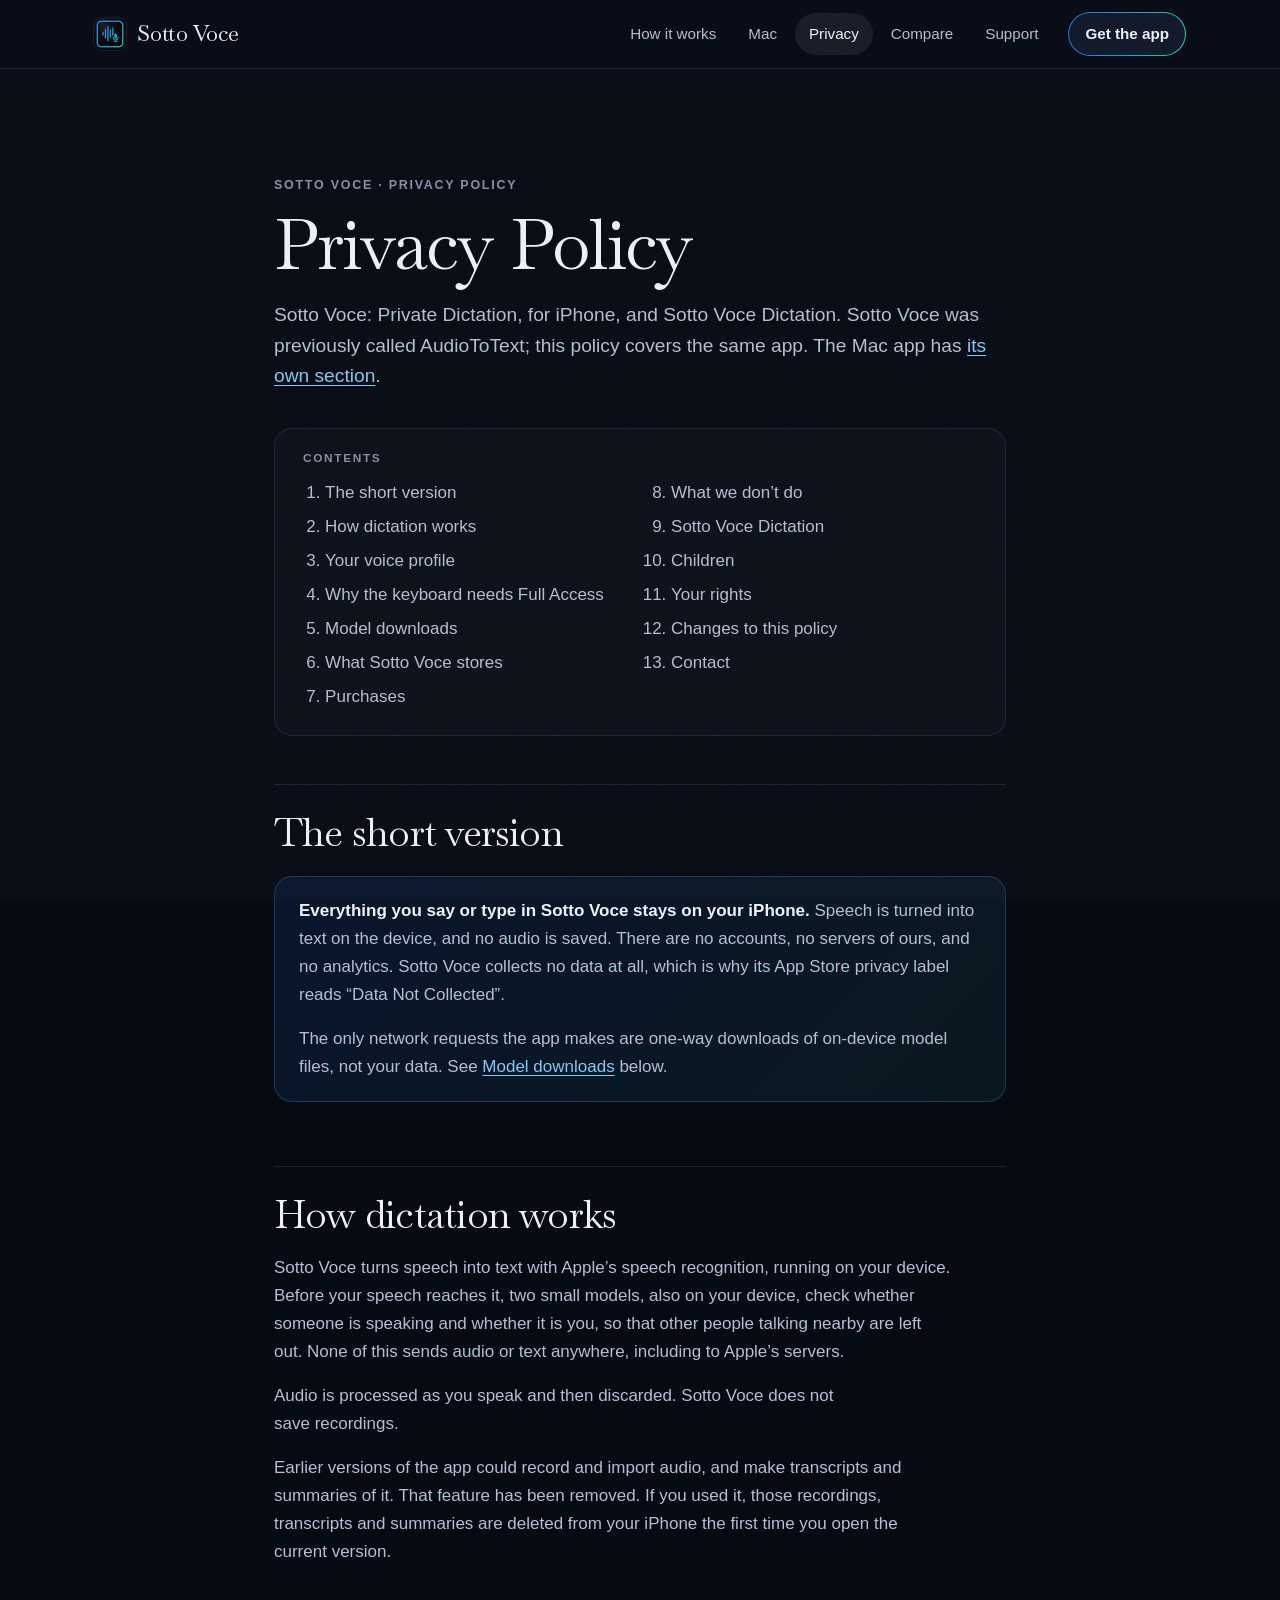
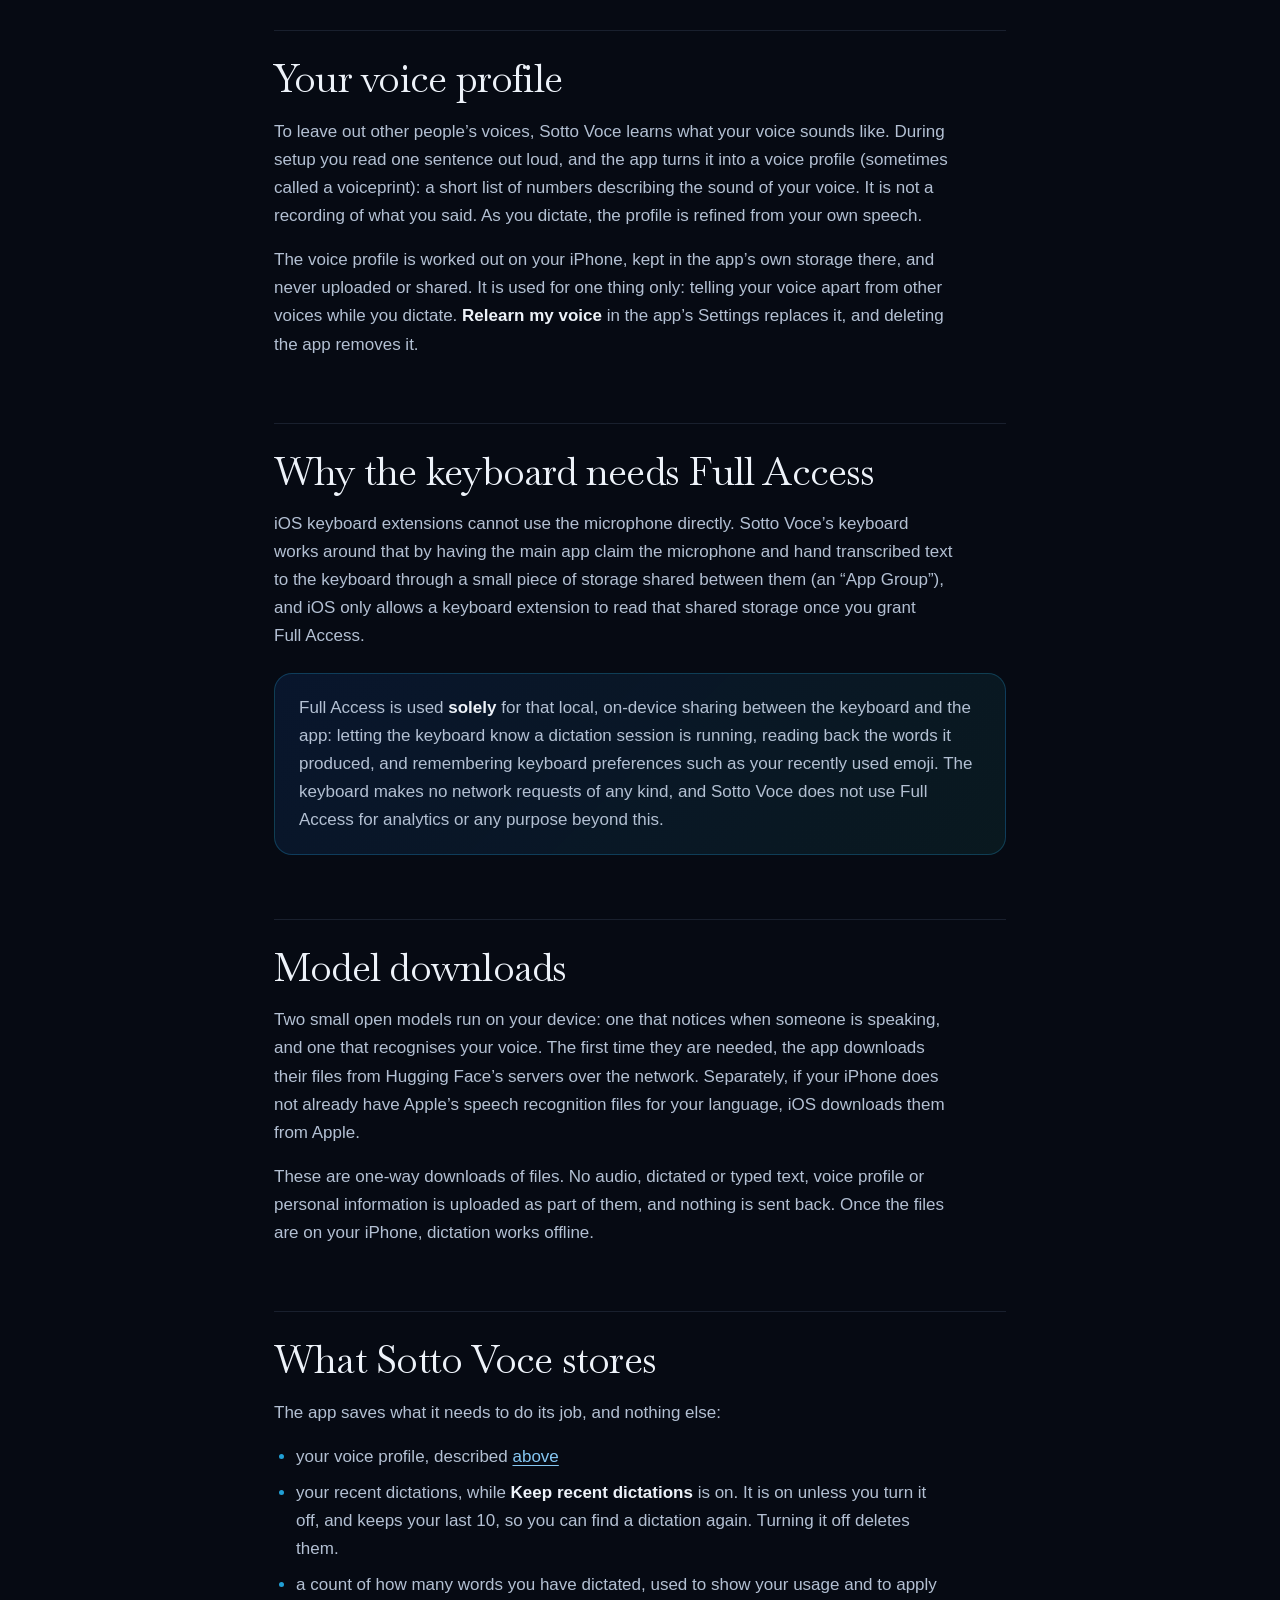
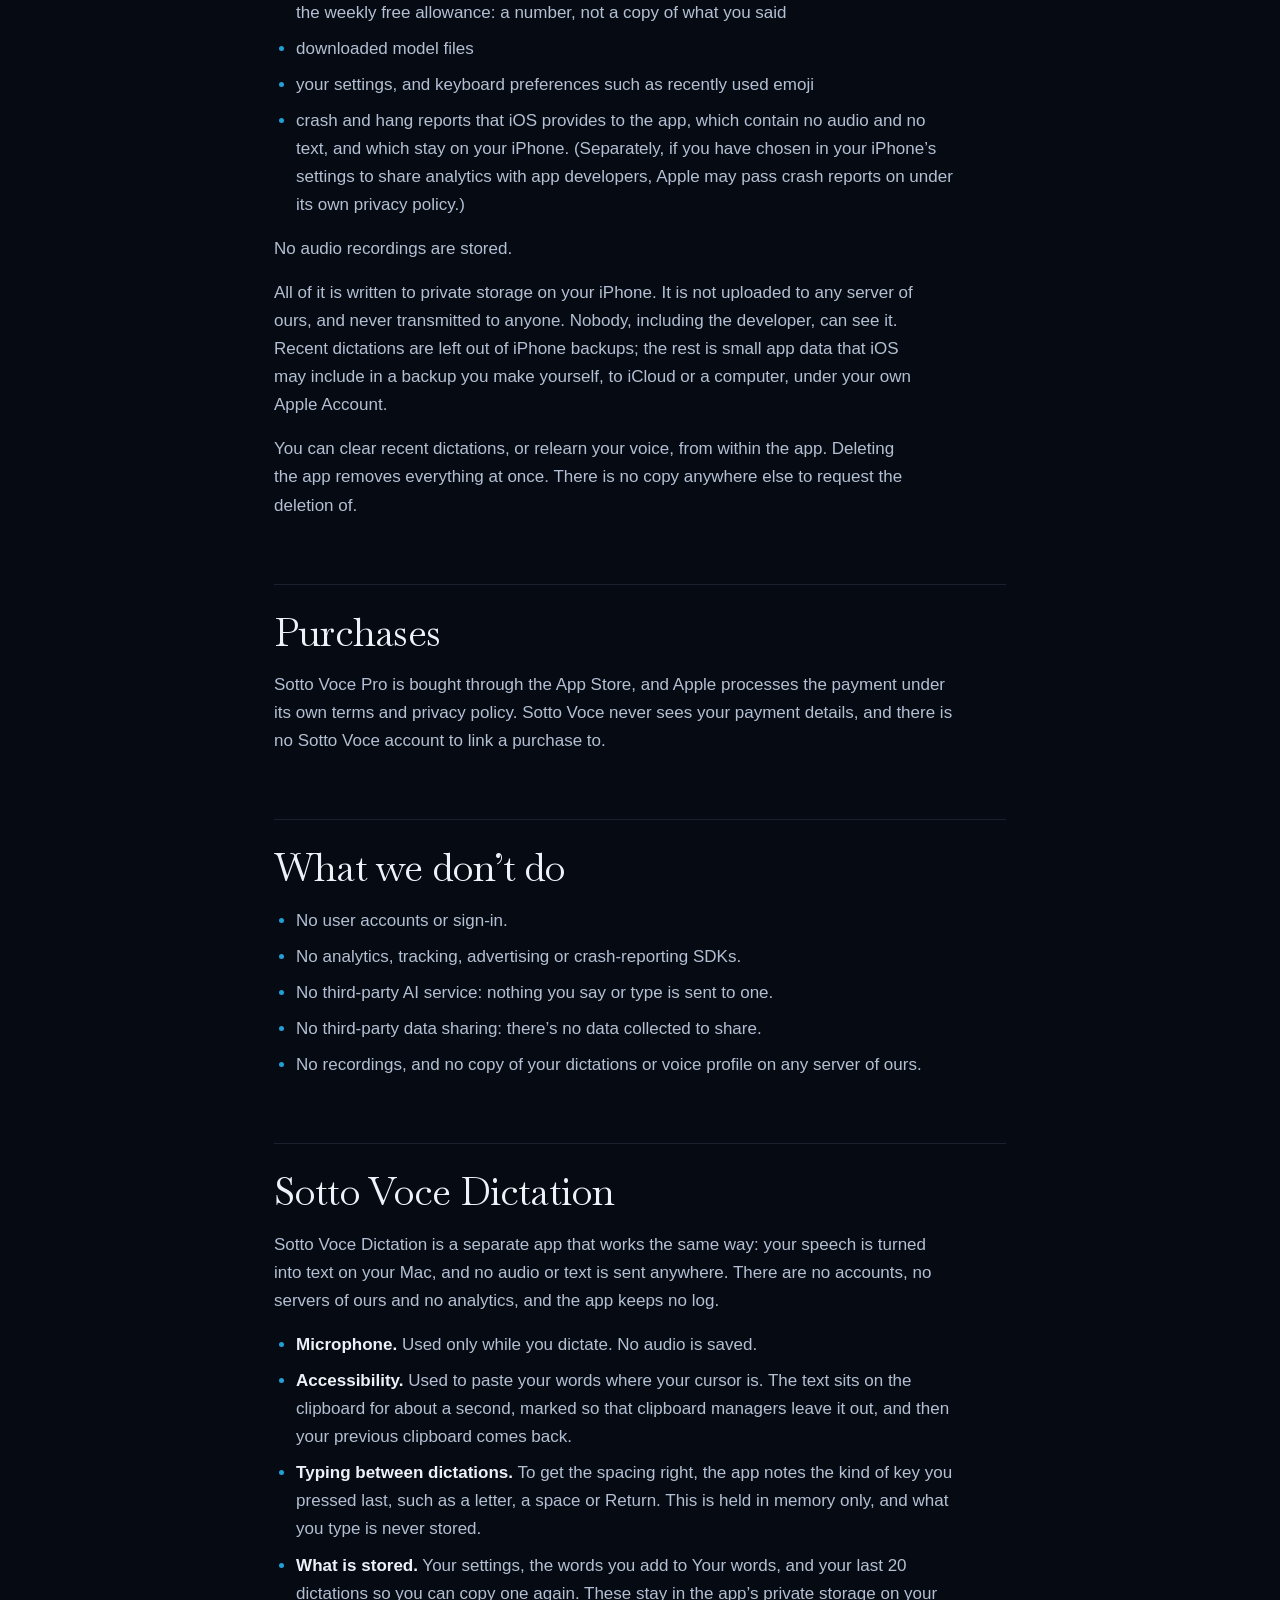
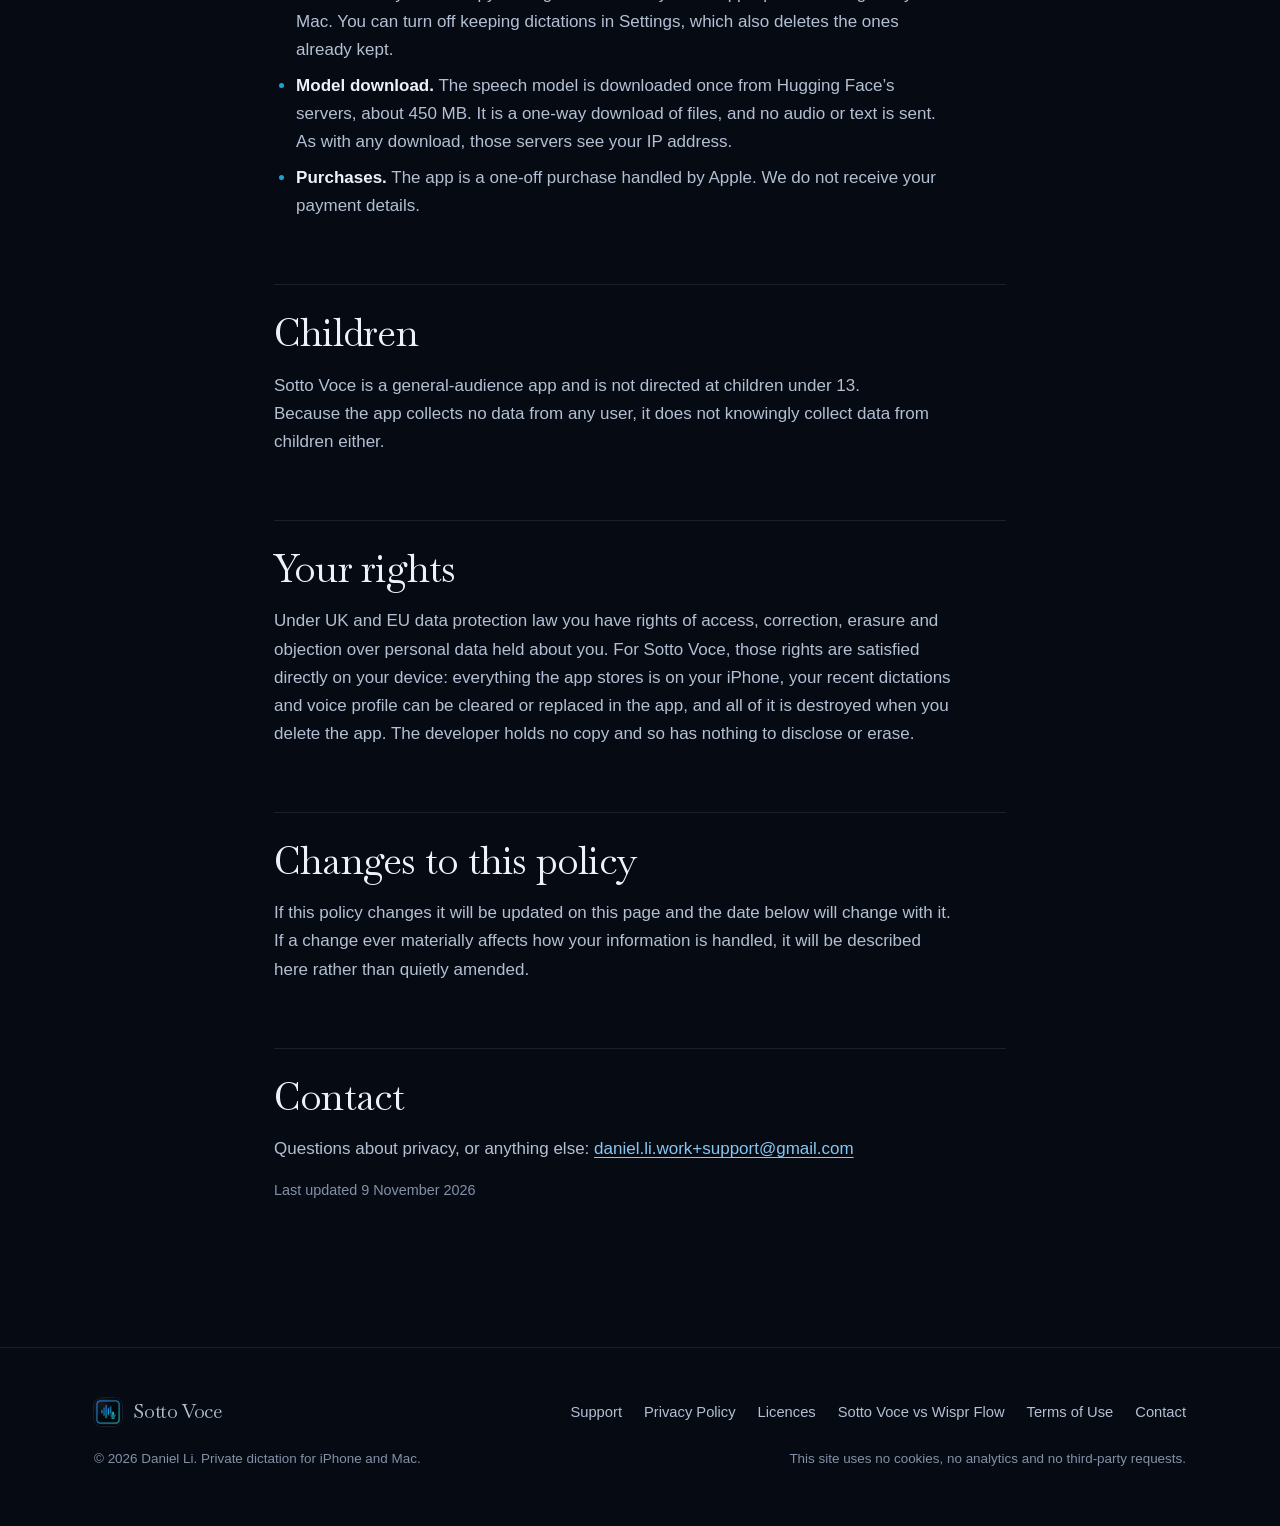
<file: privacy.html>
<!doctype html>
<html lang="en">
<head>
<meta charset="utf-8">
<meta name="viewport" content="width=device-width, initial-scale=1, viewport-fit=cover">
<title>Sotto Voce Privacy Policy</title>
<meta name="description" content="Privacy policy for Sotto Voce: Private Dictation. Speech is turned into text on your iPhone; nothing you say or type is collected or uploaded.">
<link rel="canonical" href="https://sottovoce.uk/privacy.html">
<meta name="theme-color" content="#060a13">
<meta property="og:title" content="Sotto Voce Privacy Policy">
<meta property="og:type" content="website">
<meta property="og:url" content="https://sottovoce.uk/privacy.html">
<meta property="og:image" content="https://sottovoce.uk/assets/og.jpg">
<meta name="twitter:card" content="summary_large_image">
<link rel="icon" type="image/png" sizes="64x64" href="assets/icon-64.png">
<link rel="apple-touch-icon" href="assets/icon-180.png">
<link rel="preload" href="assets/fonts/baskervville-latin.woff2" as="font" type="font/woff2" crossorigin>
<link rel="stylesheet" href="style.css?v=7">
</head>
<body>
<a class="skip" href="#main">Skip to content</a>

<header class="site-header">
  <div class="wrap">
    <a class="brand" href="./"><img src="assets/icon-64.png" alt="" width="32" height="32"><span>Sotto Voce</span></a>
    <nav class="site-nav" aria-label="Site">
      <ul class="nav-links" id="site-menu">
        <li><a href="./#how">How it works</a></li>
        <li><a href="./#mac">Mac</a></li>
        <li><a href="privacy.html" aria-current="page">Privacy</a></li>
        <li><a href="vs-wispr-flow.html">Compare</a></li>
        <li><a href="support.html">Support</a></li>
      </ul>
      <a class="get" href="https://apps.apple.com/app/sotto-voce/id6808935928">Get the app</a>
      <button class="menu-toggle" type="button" aria-expanded="false" aria-controls="site-menu" aria-label="Menu"><span></span><span></span></button>
    </nav>
  </div>
</header>

<main id="main" class="wrap narrow">

<div class="doc-hero">
  <p class="eyebrow">Sotto Voce · Privacy Policy</p>
  <h1>Privacy Policy</h1>
  <p class="lede">Sotto Voce: Private Dictation, for iPhone, and Sotto Voce Dictation. Sotto Voce was previously called AudioToText; this policy covers the same app. The Mac app has <a href="#mac">its own section</a>.</p>
</div>

<nav class="toc" aria-labelledby="toc-heading">
  <h2 id="toc-heading">Contents</h2>
  <ol>
    <li><a href="#short">The short version</a></li>
    <li><a href="#processing">How dictation works</a></li>
    <li><a href="#voice">Your voice profile</a></li>
    <li><a href="#fullaccess">Why the keyboard needs Full Access</a></li>
    <li><a href="#downloads">Model downloads</a></li>
    <li><a href="#stored">What Sotto Voce stores</a></li>
    <li><a href="#purchases">Purchases</a></li>
    <li><a href="#nothing">What we don’t do</a></li>
    <li><a href="#mac">Sotto Voce Dictation</a></li>
    <li><a href="#children">Children</a></li>
    <li><a href="#rights">Your rights</a></li>
    <li><a href="#changes">Changes to this policy</a></li>
    <li><a href="#contact">Contact</a></li>
  </ol>
</nav>

<div class="doc">

<h2 id="short">The short version</h2>

<div class="callout">
<p><strong>Everything you say or type in Sotto Voce stays on your
iPhone.</strong> Speech is turned into text on the device, and no audio is
saved. There are no accounts, no servers of ours, and no analytics.
Sotto Voce collects no data at all, which is why its App Store privacy
label reads “Data Not Collected”.</p>
<p>The only network requests the app makes are one-way downloads of
on-device model files, not your data. See
<a href="#downloads">Model downloads</a> below.</p>
</div>

<h2 id="processing">How dictation works</h2>

<p>Sotto Voce turns speech into text with Apple’s speech recognition,
running on your device. Before your speech reaches it, two small models,
also on your device, check whether someone is speaking and whether it is
you, so that other people talking nearby are left out. None of this sends
audio or text anywhere, including to Apple’s servers.</p>

<p>Audio is processed as you speak and then discarded. Sotto Voce does not
save recordings.</p>

<p>Earlier versions of the app could record and import audio, and make
transcripts and summaries of it. That feature has been removed. If you
used it, those recordings, transcripts and summaries are deleted from your
iPhone the first time you open the current version.</p>

<h2 id="voice">Your voice profile</h2>

<p>To leave out other people’s voices, Sotto Voce learns what your voice
sounds like. During setup you read one sentence out loud, and the app
turns it into a voice profile (sometimes called a voiceprint): a short
list of numbers describing the sound of your voice. It is not a recording
of what you said. As you dictate, the profile is refined from your own
speech.</p>

<p>The voice profile is worked out on your iPhone, kept in the app’s own
storage there, and never uploaded or shared. It is used for one thing
only: telling your voice apart from other voices while you dictate.
<strong>Relearn my voice</strong> in the app’s Settings replaces it, and
deleting the app removes it.</p>

<h2 id="fullaccess">Why the keyboard needs Full Access</h2>

<p>iOS keyboard extensions cannot use the microphone directly. Sotto Voce’s
keyboard works around that by having the main app claim the microphone and
hand transcribed text to the keyboard through a small piece of storage
shared between them (an “App Group”), and iOS only allows a keyboard
extension to read that shared storage once you grant Full Access.</p>

<div class="callout">
<p>Full Access is used <strong>solely</strong> for that local, on-device
sharing between the keyboard and the app: letting the keyboard know a
dictation session is running, reading back the words it produced, and
remembering keyboard preferences such as your recently used emoji. The
keyboard makes no network requests of any kind, and Sotto Voce does not
use Full Access for analytics or any purpose beyond this.</p>
</div>

<h2 id="downloads">Model downloads</h2>

<p>Two small open models run on your device: one that notices when someone
is speaking, and one that recognises your voice. The first time they are
needed, the app downloads their files from Hugging Face’s servers over the
network. Separately, if your iPhone does not already have Apple’s speech
recognition files for your language, iOS downloads them from Apple.</p>

<p>These are one-way downloads of files. No audio, dictated or typed text,
voice profile or personal information is uploaded as part of them, and
nothing is sent back. Once the files are on your iPhone, dictation works
offline.</p>

<h2 id="stored">What Sotto Voce stores</h2>

<p>The app saves what it needs to do its job, and nothing else:</p>

<ul>
  <li>your voice profile, described <a href="#voice">above</a></li>
  <li>your recent dictations, while <strong>Keep recent dictations</strong>
      is on. It is on unless you turn it off, and keeps your last 10, so
      you can find a dictation again. Turning it off deletes them.</li>
  <li>a count of how many words you have dictated, used to show your usage
      and to apply the weekly free allowance: a number, not a copy of what
      you said</li>
  <li>downloaded model files</li>
  <li>your settings, and keyboard preferences such as recently used
      emoji</li>
  <li>crash and hang reports that iOS provides to the app, which contain no
      audio and no text, and which stay on your iPhone. (Separately, if you
      have chosen in your iPhone’s settings to share analytics with app
      developers, Apple may pass crash reports on under its own privacy
      policy.)</li>
</ul>

<p>No audio recordings are stored.</p>

<p>All of it is written to private storage on your iPhone. It is not
uploaded to any server of ours, and never transmitted to anyone. Nobody,
including the developer, can see it. Recent dictations are left out of
iPhone backups; the rest is small app data that iOS may include in a
backup you make yourself, to iCloud or a computer, under your own Apple
Account.</p>

<p>You can clear recent dictations, or relearn your voice, from within the
app. Deleting the app removes everything at once. There is no copy
anywhere else to request the deletion of.</p>

<h2 id="purchases">Purchases</h2>

<p>Sotto Voce Pro is bought through the App Store, and Apple processes the
payment under its own terms and privacy policy. Sotto Voce never sees your
payment details, and there is no Sotto Voce account to link a purchase to.</p>

<h2 id="nothing">What we don’t do</h2>

<ul>
  <li>No user accounts or sign-in.</li>
  <li>No analytics, tracking, advertising or crash-reporting SDKs.</li>
  <li>No third-party AI service: nothing you say or type is sent to one.</li>
  <li>No third-party data sharing: there’s no data collected to share.</li>
  <li>No recordings, and no copy of your dictations or voice profile on
      any server of ours.</li>
</ul>

<h2 id="mac">Sotto Voce Dictation</h2>

<p>Sotto Voce Dictation is a separate app that works the same way: your speech
is turned into text on your Mac, and no audio or text is sent anywhere. There
are no accounts, no servers of ours and no analytics, and the app keeps no
log.</p>

<ul>
<li><strong>Microphone.</strong> Used only while you dictate. No audio is
saved.</li>
<li><strong>Accessibility.</strong> Used to paste your words where your cursor
is. The text sits on the clipboard for about a second, marked so that
clipboard managers leave it out, and then your previous clipboard comes
back.</li>
<li><strong>Typing between dictations.</strong> To get the spacing right, the
app notes the kind of key you pressed last, such as a letter, a space or
Return. This is held in memory only, and what you type is never stored.</li>
<li><strong>What is stored.</strong> Your settings, the words you add to Your
words, and your last 20 dictations so you can copy one again. These stay in the
app’s private storage on your Mac. You can turn off keeping dictations in
Settings, which also deletes the ones already kept.</li>
<li><strong>Model download.</strong> The speech model is downloaded once from
Hugging Face’s servers, about 450 MB. It is a one-way download of files, and
no audio or text is sent. As with any download, those servers see your IP
address.</li>
<li><strong>Purchases.</strong> The app is a one-off purchase handled by
Apple. We do not receive your payment details.</li>
</ul>

<h2 id="children">Children</h2>

<p>Sotto Voce is a general-audience app and is not directed at children
under 13. Because the app collects no data from any user, it does not
knowingly collect data from children either.</p>

<h2 id="rights">Your rights</h2>

<p>Under UK and EU data protection law you have rights of access,
correction, erasure and objection over personal data held about you. For
Sotto Voce, those rights are satisfied directly on your device: everything
the app stores is on your iPhone, your recent dictations and voice profile
can be cleared or replaced in the app, and all of it is destroyed when
you delete the app. The developer holds no copy and so
has nothing to disclose or erase.</p>

<h2 id="changes">Changes to this policy</h2>

<p>If this policy changes it will be updated on this page and the date
below will change with it. If a change ever materially affects how your
information is handled, it will be described here rather than quietly
amended.</p>

<h2 id="contact">Contact</h2>

<p>Questions about privacy, or anything else:
<a href="mailto:daniel.li.work+support@gmail.com">daniel.li.work+support@gmail.com</a></p>

<p class="fine">Last updated 9 November 2026</p>

</div>
</main>

<footer class="site-footer">
  <div class="wrap">
    <a class="brand" href="./"><img src="assets/icon-64.png" alt="" width="28" height="28"><span>Sotto Voce</span></a>
    <ul>
      <li><a href="support.html">Support</a></li>
      <li><a href="privacy.html">Privacy Policy</a></li>
      <li><a href="licences.html">Licences</a></li>
      <li><a href="vs-wispr-flow.html">Sotto Voce vs Wispr Flow</a></li>
      <li><a href="https://www.apple.com/legal/internet-services/itunes/dev/stdeula/">Terms of Use</a></li>
      <li><a href="mailto:daniel.li.work+support@gmail.com">Contact</a></li>
    </ul>
    <p class="copy"><span>© 2026 Daniel Li. Private dictation for iPhone and Mac.</span><span>This site uses no cookies, no analytics and no third-party requests.</span></p>
  </div>
</footer>
<script src="assets/nav.js" defer></script>
</body>
</html>
</file>
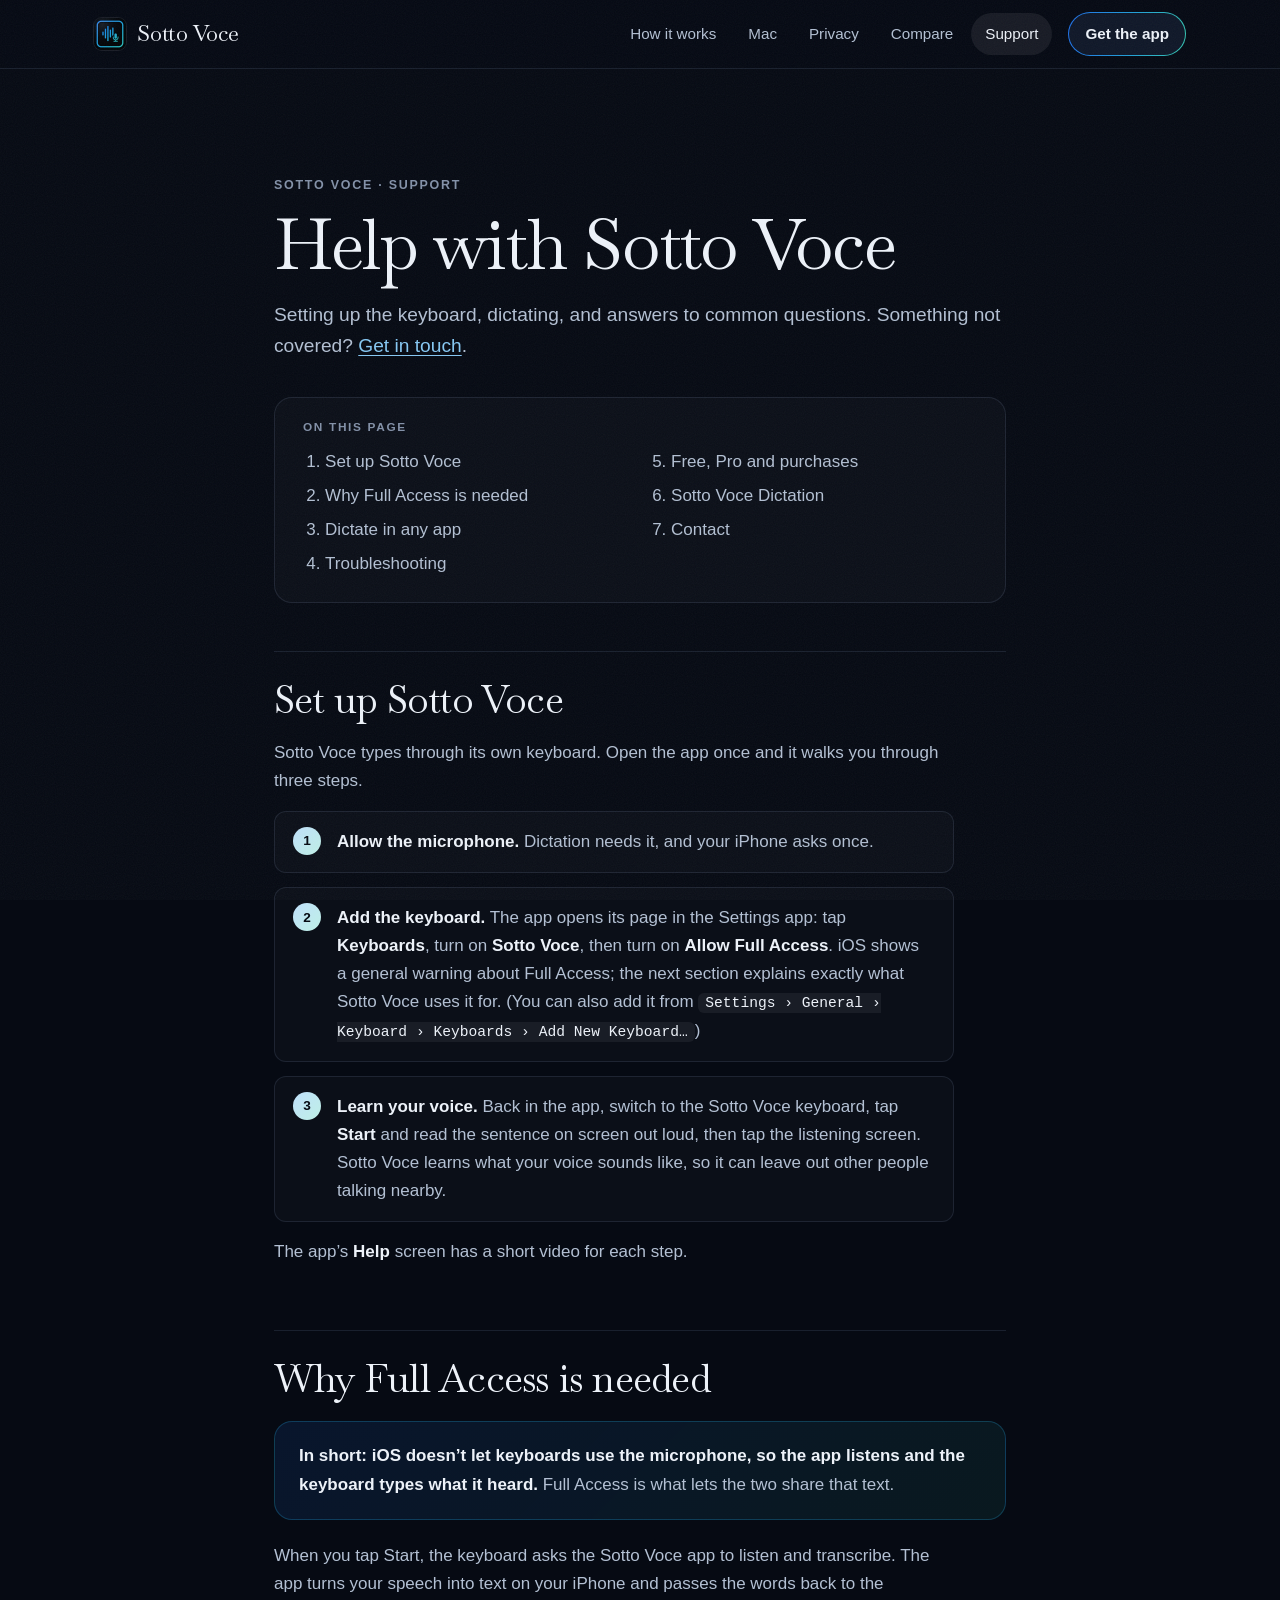
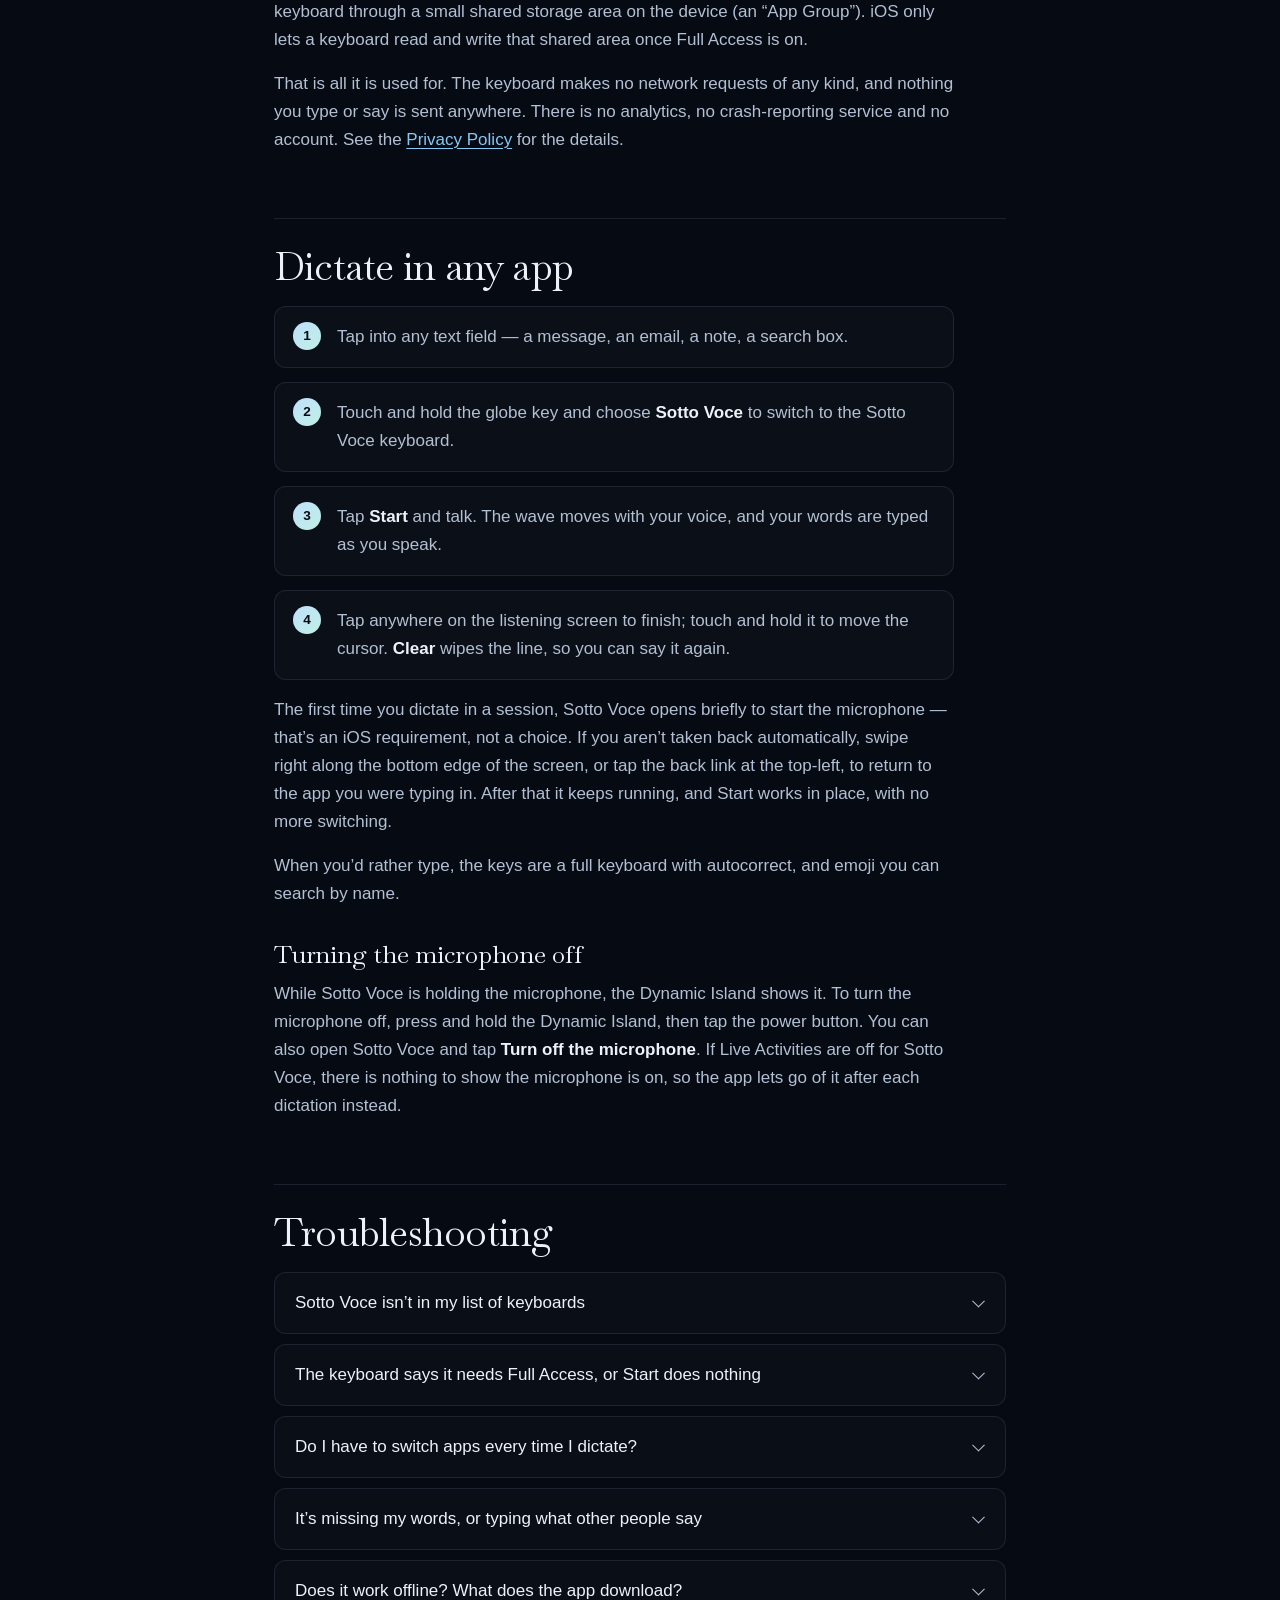
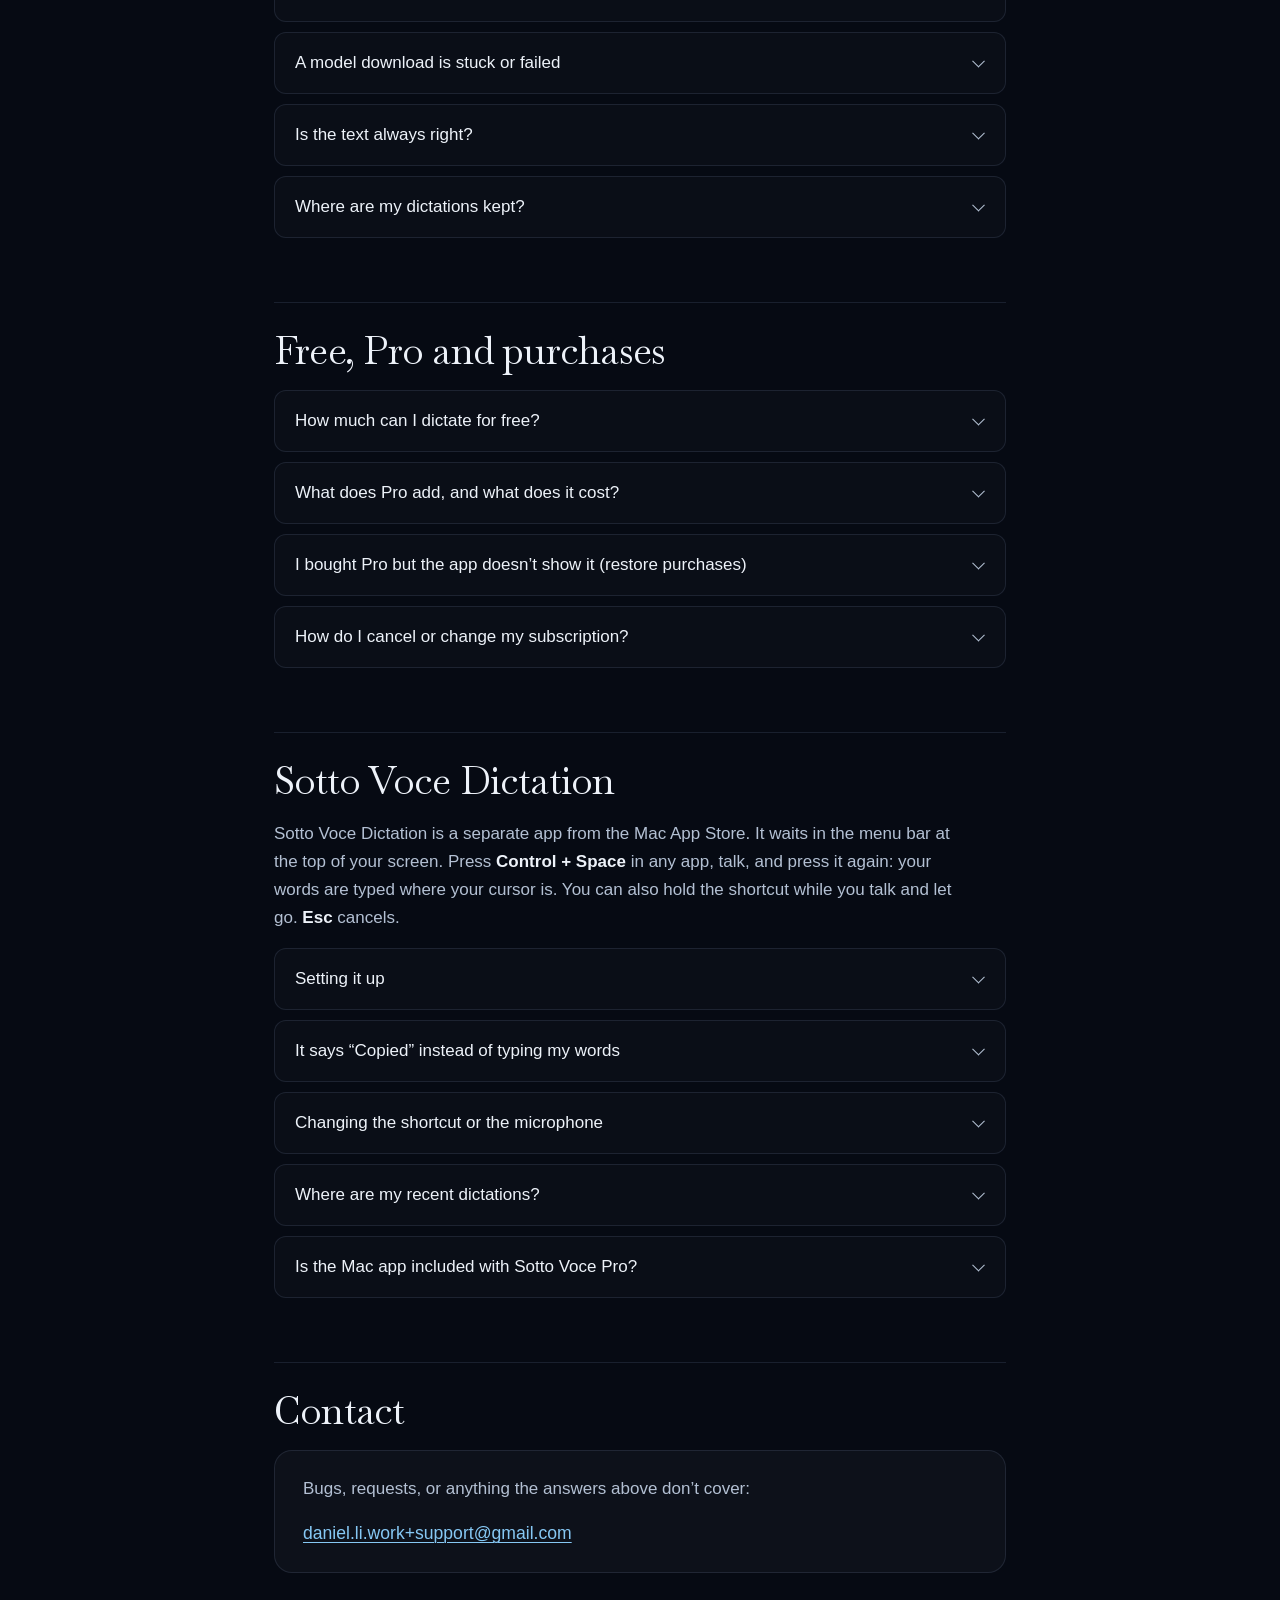
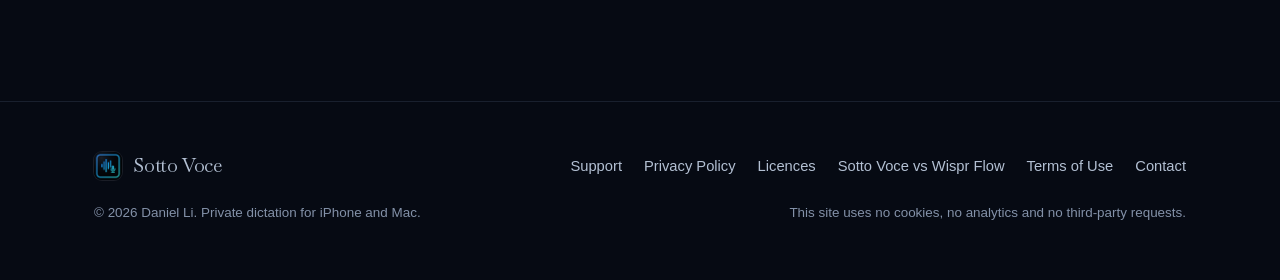
<file: support.html>
<!doctype html>
<html lang="en">
<head>
<meta charset="utf-8">
<meta name="viewport" content="width=device-width, initial-scale=1, viewport-fit=cover">
<title>Sotto Voce Support</title>
<meta name="description" content="Help for Sotto Voce: Private Dictation — setting up the keyboard, why it needs Full Access, learning your voice, dictating, turning the microphone off, model downloads, Pro and subscriptions.">
<link rel="canonical" href="https://sottovoce.uk/support.html">
<meta name="theme-color" content="#060a13">
<meta property="og:title" content="Sotto Voce Support">
<meta property="og:type" content="website">
<meta property="og:url" content="https://sottovoce.uk/support.html">
<meta property="og:image" content="https://sottovoce.uk/assets/og.jpg">
<meta name="twitter:card" content="summary_large_image">
<link rel="icon" type="image/png" sizes="64x64" href="assets/icon-64.png">
<link rel="apple-touch-icon" href="assets/icon-180.png">
<link rel="preload" href="assets/fonts/baskervville-latin.woff2" as="font" type="font/woff2" crossorigin>
<link rel="stylesheet" href="style.css?v=7">
</head>
<body>
<a class="skip" href="#main">Skip to content</a>

<header class="site-header">
  <div class="wrap">
    <a class="brand" href="./"><img src="assets/icon-64.png" alt="" width="32" height="32"><span>Sotto Voce</span></a>
    <nav class="site-nav" aria-label="Site">
      <ul class="nav-links" id="site-menu">
        <li><a href="./#how">How it works</a></li>
        <li><a href="./#mac">Mac</a></li>
        <li><a href="privacy.html">Privacy</a></li>
        <li><a href="vs-wispr-flow.html">Compare</a></li>
        <li><a href="support.html" aria-current="page">Support</a></li>
      </ul>
      <a class="get" href="https://apps.apple.com/app/sotto-voce/id6808935928">Get the app</a>
      <button class="menu-toggle" type="button" aria-expanded="false" aria-controls="site-menu" aria-label="Menu"><span></span><span></span></button>
    </nav>
  </div>
</header>

<main id="main" class="wrap narrow">

<div class="doc-hero">
  <p class="eyebrow">Sotto Voce · Support</p>
  <h1>Help with Sotto Voce</h1>
  <p class="lede">Setting up the keyboard, dictating, and answers to common questions. Something not covered? <a href="#contact">Get in touch</a>.</p>
</div>

<nav class="toc" aria-labelledby="toc-heading">
  <h2 id="toc-heading">On this page</h2>
  <ol>
    <li><a href="#setup">Set up Sotto Voce</a></li>
    <li><a href="#full-access">Why Full Access is needed</a></li>
    <li><a href="#dictate">Dictate in any app</a></li>
    <li><a href="#troubleshooting">Troubleshooting</a></li>
    <li><a href="#pro">Free, Pro and purchases</a></li>
    <li><a href="#mac">Sotto Voce Dictation</a></li>
    <li><a href="#contact">Contact</a></li>
  </ol>
</nav>

<div class="doc">

<h2 id="setup">Set up Sotto Voce</h2>
<p>Sotto Voce types through its own keyboard. Open the app once and it walks you through three steps.</p>
<ol class="steps">
  <li><strong>Allow the microphone.</strong> Dictation needs it, and your iPhone asks once.</li>
  <li><strong>Add the keyboard.</strong> The app opens its page in the Settings app: tap <strong>Keyboards</strong>, turn on <strong>Sotto Voce</strong>, then turn on <strong>Allow Full Access</strong>. iOS shows a general warning about Full Access; the next section explains exactly what Sotto Voce uses it for. (You can also add it from <span class="path">Settings › General › Keyboard › Keyboards › Add New Keyboard…</span>)</li>
  <li><strong>Learn your voice.</strong> Back in the app, switch to the Sotto Voce keyboard, tap <strong>Start</strong> and read the sentence on screen out loud, then tap the listening screen. Sotto Voce learns what your voice sounds like, so it can leave out other people talking nearby.</li>
</ol>
<p>The app’s <strong>Help</strong> screen has a short video for each step.</p>

<h2 id="full-access">Why Full Access is needed</h2>
<div class="callout">
  <p><strong>In short: iOS doesn’t let keyboards use the microphone, so the app listens and the keyboard types what it heard.</strong> Full Access is what lets the two share that text.</p>
</div>
<p>When you tap Start, the keyboard asks the Sotto Voce app to listen and transcribe. The app turns your speech into text on your iPhone and passes the words back to the keyboard through a small shared storage area on the device (an “App Group”). iOS only lets a keyboard read and write that shared area once Full Access is on.</p>
<p>That is all it is used for. The keyboard makes no network requests of any kind, and nothing you type or say is sent anywhere. There is no analytics, no crash-reporting service and no account. See the <a href="privacy.html">Privacy Policy</a> for the details.</p>

<h2 id="dictate">Dictate in any app</h2>
<ol class="steps">
  <li>Tap into any text field — a message, an email, a note, a search box.</li>
  <li>Touch and hold the globe key and choose <strong>Sotto Voce</strong> to switch to the Sotto Voce keyboard.</li>
  <li>Tap <strong>Start</strong> and talk. The wave moves with your voice, and your words are typed as you speak.</li>
  <li>Tap anywhere on the listening screen to finish; touch and hold it to move the cursor. <strong>Clear</strong> wipes the line, so you can say it again.</li>
</ol>
<p>The first time you dictate in a session, Sotto Voce opens briefly to start the microphone — that’s an iOS requirement, not a choice. If you aren’t taken back automatically, swipe right along the bottom edge of the screen, or tap the back link at the top-left, to return to the app you were typing in. After that it keeps running, and Start works in place, with no more switching.</p>
<p>When you’d rather type, the keys are a full keyboard with autocorrect, and emoji you can search by name.</p>

<h3 id="mic-off">Turning the microphone off</h3>
<p>While Sotto Voce is holding the microphone, the Dynamic Island shows it. To turn the microphone off, press and hold the Dynamic Island, then tap the power button. You can also open Sotto Voce and tap <strong>Turn off the microphone</strong>. If Live Activities are off for Sotto Voce, there is nothing to show the microphone is on, so the app lets go of it after each dictation instead.</p>

<h2 id="troubleshooting">Troubleshooting</h2>

<details class="faq" id="not-showing">
  <summary>Sotto Voce isn’t in my list of keyboards</summary>
  <div class="answer">
    <p>Adding the app doesn’t add the keyboard by itself. Go to <span class="path">Settings › General › Keyboard › Keyboards › Add New Keyboard…</span> and choose Sotto Voce. If you’ve added it but the globe key skips it, check it’s still listed under Keyboards — removing and re-adding it is harmless.</p>
  </div>
</details>

<details class="faq">
  <summary>The keyboard says it needs Full Access, or Start does nothing</summary>
  <div class="answer">
    <p>Go to <span class="path">Settings › General › Keyboard › Keyboards › Sotto Voce</span> and make sure <strong>Allow Full Access</strong> is on. Without it the keyboard can’t receive the text the app transcribes. (<a href="#full-access">Why it’s needed</a>.)</p>
    <p>Also check that Sotto Voce has microphone permission, in <span class="path">Settings › Apps › Sotto Voce</span>.</p>
  </div>
</details>

<details class="faq">
  <summary>Do I have to switch apps every time I dictate?</summary>
  <div class="answer">
    <p>Only once per session. The first time, Sotto Voce opens briefly to claim the microphone, which iOS requires. After that it stays running in the background, and Start begins and ends dictation in place, in whatever app you’re typing in.</p>
    <p>The exception is when Live Activities are off for Sotto Voce: then it lets go of the microphone after each dictation, so the app opens each time. Turn them on in <span class="path">Settings › Apps › Sotto Voce</span>.</p>
  </div>
</details>

<details class="faq" id="voice">
  <summary>It’s missing my words, or typing what other people say</summary>
  <div class="answer">
    <p>Sotto Voce learns your voice from the sentence you read during setup, and keeps refining it as you dictate. If it starts leaving out your words, or letting other voices in, open Sotto Voce, go to <strong>Settings</strong> and tap <strong>Relearn my voice</strong>, then read the sentence again somewhere quiet. Your current voice profile stays until the new one has been learned.</p>
  </div>
</details>

<details class="faq">
  <summary>Does it work offline? What does the app download?</summary>
  <div class="answer">
    <p>Yes, once its models are on your iPhone. Speech is turned into text by Apple’s speech recogniser, on the device; if your iPhone doesn’t already have Apple’s English speech files, iOS downloads them from Apple. Sotto Voce also uses two small open models that run on your iPhone — one notices when someone is speaking, the other recognises your voice — and downloads them once from Hugging Face, a static file host, the first time they’re needed. After that it works offline.</p>
    <p>These downloads are one-way: none of your audio or text is sent. They’re the only network requests Sotto Voce makes.</p>
  </div>
</details>

<details class="faq">
  <summary>A model download is stuck or failed</summary>
  <div class="answer">
    <p>Downloads need an internet connection only while they run. Check you’re online, then open Sotto Voce; if it says something went wrong, tap <strong>Try again</strong>.</p>
  </div>
</details>

<details class="faq">
  <summary>Is the text always right?</summary>
  <div class="answer">
    <p>Treat it as a first draft. Dictation is turned into text on your device and can contain mistakes — names and numbers are the usual trouble spots. Check anything important before you send it.</p>
  </div>
</details>

<details class="faq">
  <summary>Where are my dictations kept?</summary>
  <div class="answer">
    <p>Your words go into the app you’re typing in. Sotto Voce saves no audio.</p>
    <p>While <strong>Keep recent dictations</strong> is on, which it is unless you turn it off, the app also keeps your last 10 dictations in its own storage on your iPhone, so you can find them again on its Home screen. Turn it off, or clear the list, in the app’s <strong>Settings</strong>. There is no server copy, and deleting the app removes everything at once.</p>
  </div>
</details>

<h2 id="pro">Free, Pro and purchases</h2>

<details class="faq" id="free-limit">
  <summary>How much can I dictate for free?</summary>
  <div class="answer">
    <p>Up to <strong>1,000 words a week</strong> through the keyboard, with no account. The allowance resets every week.</p>
  </div>
</details>

<details class="faq">
  <summary>What does Pro add, and what does it cost?</summary>
  <div class="answer">
    <p>Pro removes the weekly word limit — everything else stays the same. It’s billed monthly, yearly (with the first 7 days free), or once for lifetime. Prices are shown in the app, in your local currency, before you buy, and purchases are charged to your Apple Account.</p>
  </div>
</details>

<details class="faq">
  <summary>I bought Pro but the app doesn’t show it (restore purchases)</summary>
  <div class="answer">
    <p>Open Sotto Voce, go to <strong>Settings</strong> and tap <strong>Restore purchases</strong>. Make sure you’re signed in with the same Apple Account you bought Pro with. There’s no Sotto Voce account to sign in to — your purchase is tied to your Apple Account.</p>
  </div>
</details>

<details class="faq">
  <summary>How do I cancel or change my subscription?</summary>
  <div class="answer">
    <p>Subscriptions are managed by Apple. On your iPhone, open <span class="path">Settings</span>, tap your name, then <span class="path">Subscriptions</span>, and choose Sotto Voce. Cancel at least 24 hours before the renewal date to avoid being charged for the next period; you keep Pro until the end of the period you’ve paid for.</p>
    <p>Refunds are handled by Apple too — request one at <a href="https://reportaproblem.apple.com">reportaproblem.apple.com</a>.</p>
  </div>
</details>

<h2 id="mac">Sotto Voce Dictation</h2>

<p>Sotto Voce Dictation is a separate app from the Mac App Store. It waits in the menu bar at the top of your screen. Press <strong>Control + Space</strong> in any app, talk, and press it again: your words are typed where your cursor is. You can also hold the shortcut while you talk and let go. <strong>Esc</strong> cancels.</p>

<details class="faq">
  <summary>Setting it up</summary>
  <div class="answer">
    <p>The first time you open it, Sotto Voce asks for two things: the microphone, and permission to type for you. For the second, switch on Sotto Voce in <span class="path">System Settings › Privacy &amp; Security › Accessibility</span>. It then downloads its speech model once, about 450 MB, and works offline after that.</p>
  </div>
</details>

<details class="faq">
  <summary>It says “Copied” instead of typing my words</summary>
  <div class="answer">
    <p>Sotto Voce isn’t allowed to type yet, so it leaves your words on the clipboard for you to paste with <strong>⌘V</strong>. Go to <span class="path">System Settings › Privacy &amp; Security › Accessibility</span> and switch on Sotto Voce. The message that appears after a dictation has an Open Settings link that takes you there.</p>
  </div>
</details>

<details class="faq">
  <summary>Changing the shortcut or the microphone</summary>
  <div class="answer">
    <p>Click the Sotto Voce icon in the menu bar, then the cog. You can record a different shortcut, pick a microphone, and add names or unusual words under <strong>Your words</strong> so they’re spelt the way you want.</p>
  </div>
</details>

<details class="faq">
  <summary>Where are my recent dictations?</summary>
  <div class="answer">
    <p>Click the menu bar icon and choose <strong>See all</strong>. The last 20 are kept on your Mac so you can copy one again. To stop keeping them, turn off <strong>Keep recent dictations</strong> in Settings; that also deletes the ones already kept.</p>
  </div>
</details>

<details class="faq">
  <summary>Is the Mac app included with Sotto Voce Pro?</summary>
  <div class="answer">
    <p>No. Sotto Voce Dictation is a separate one-off purchase of £5.99, with no subscription. Sotto Voce Pro is for the iPhone app.</p>
  </div>
</details>

<h2 id="contact">Contact</h2>
<div class="contact-card">
  <p>Bugs, requests, or anything the answers above don’t cover:</p>
  <p><a class="email" href="mailto:daniel.li.work+support@gmail.com">daniel.li.work+support@gmail.com</a></p>
</div>

</div>
</main>

<footer class="site-footer">
  <div class="wrap">
    <a class="brand" href="./"><img src="assets/icon-64.png" alt="" width="28" height="28"><span>Sotto Voce</span></a>
    <ul>
      <li><a href="support.html">Support</a></li>
      <li><a href="privacy.html">Privacy Policy</a></li>
      <li><a href="licences.html">Licences</a></li>
      <li><a href="vs-wispr-flow.html">Sotto Voce vs Wispr Flow</a></li>
      <li><a href="https://www.apple.com/legal/internet-services/itunes/dev/stdeula/">Terms of Use</a></li>
      <li><a href="mailto:daniel.li.work+support@gmail.com">Contact</a></li>
    </ul>
    <p class="copy"><span>© 2026 Daniel Li. Private dictation for iPhone and Mac.</span><span>This site uses no cookies, no analytics and no third-party requests.</span></p>
  </div>
</footer>
<script src="assets/nav.js" defer></script>
</body>
</html>
</file>
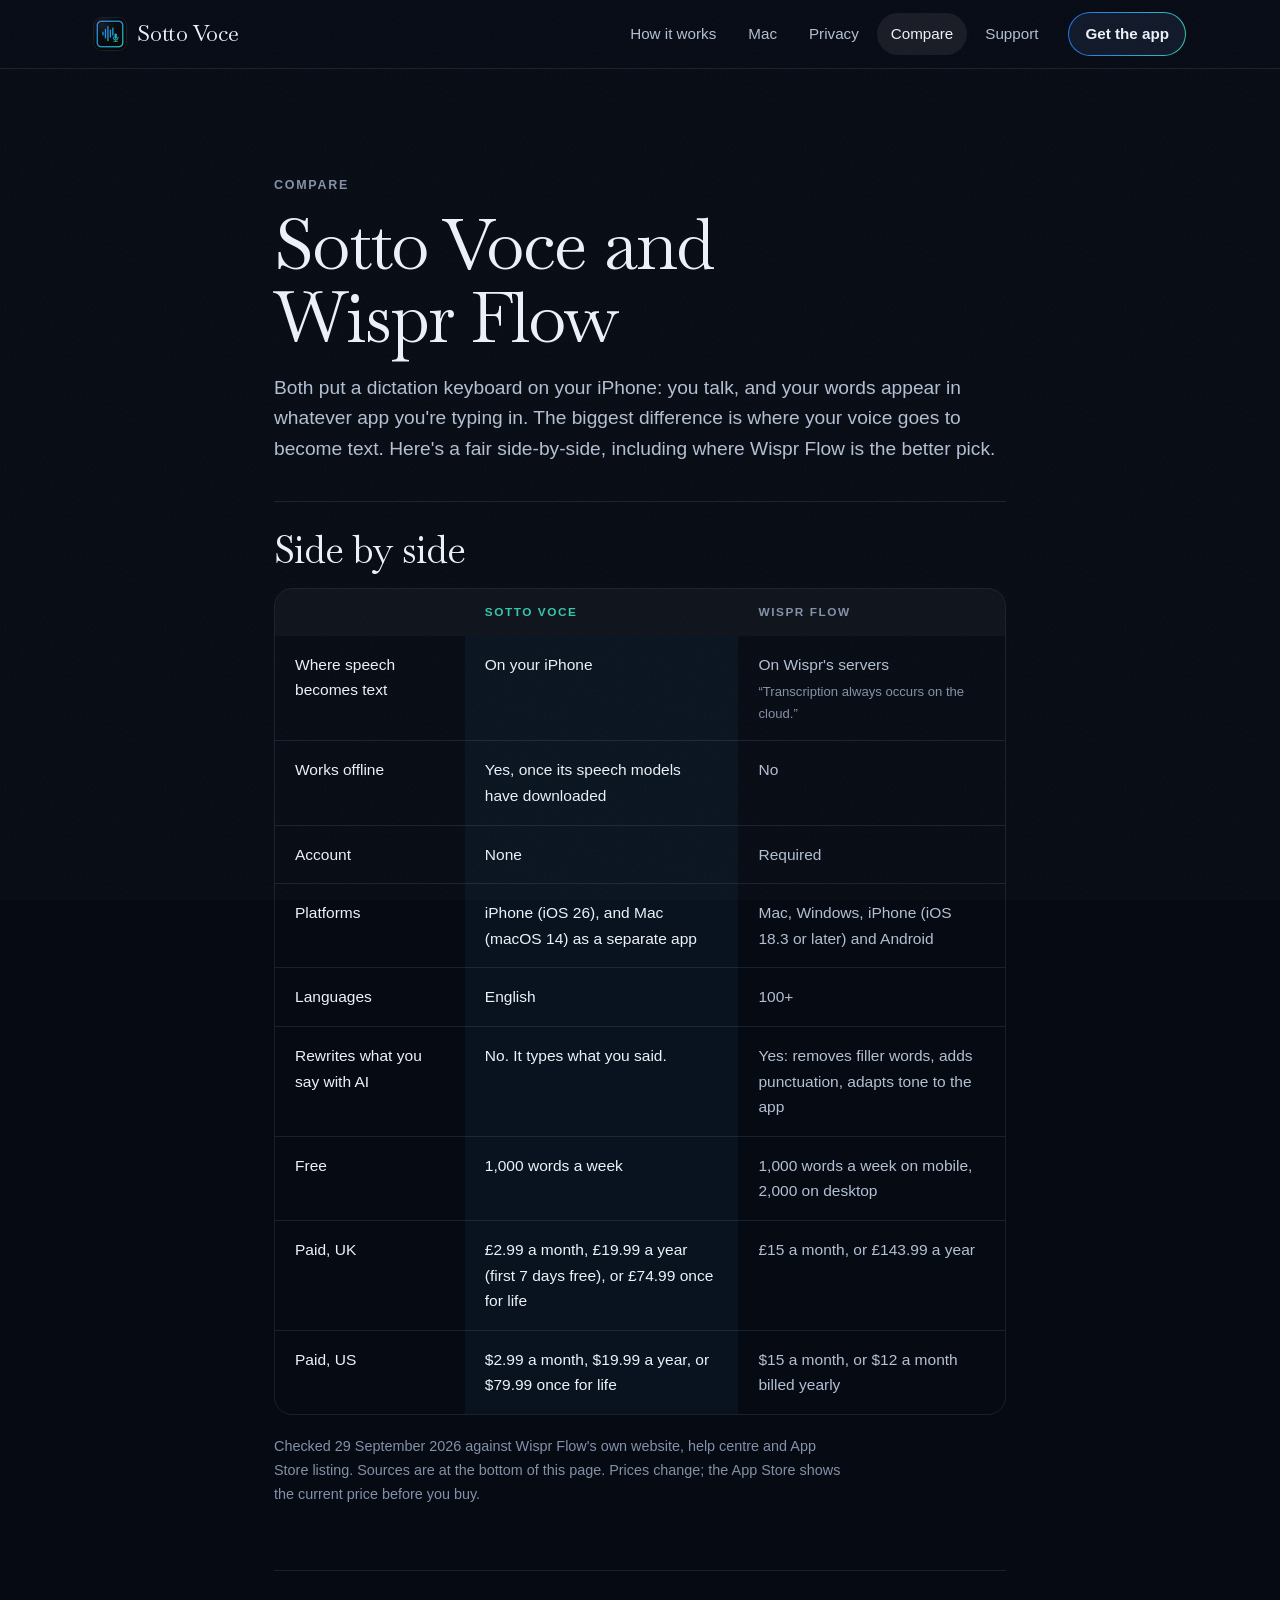
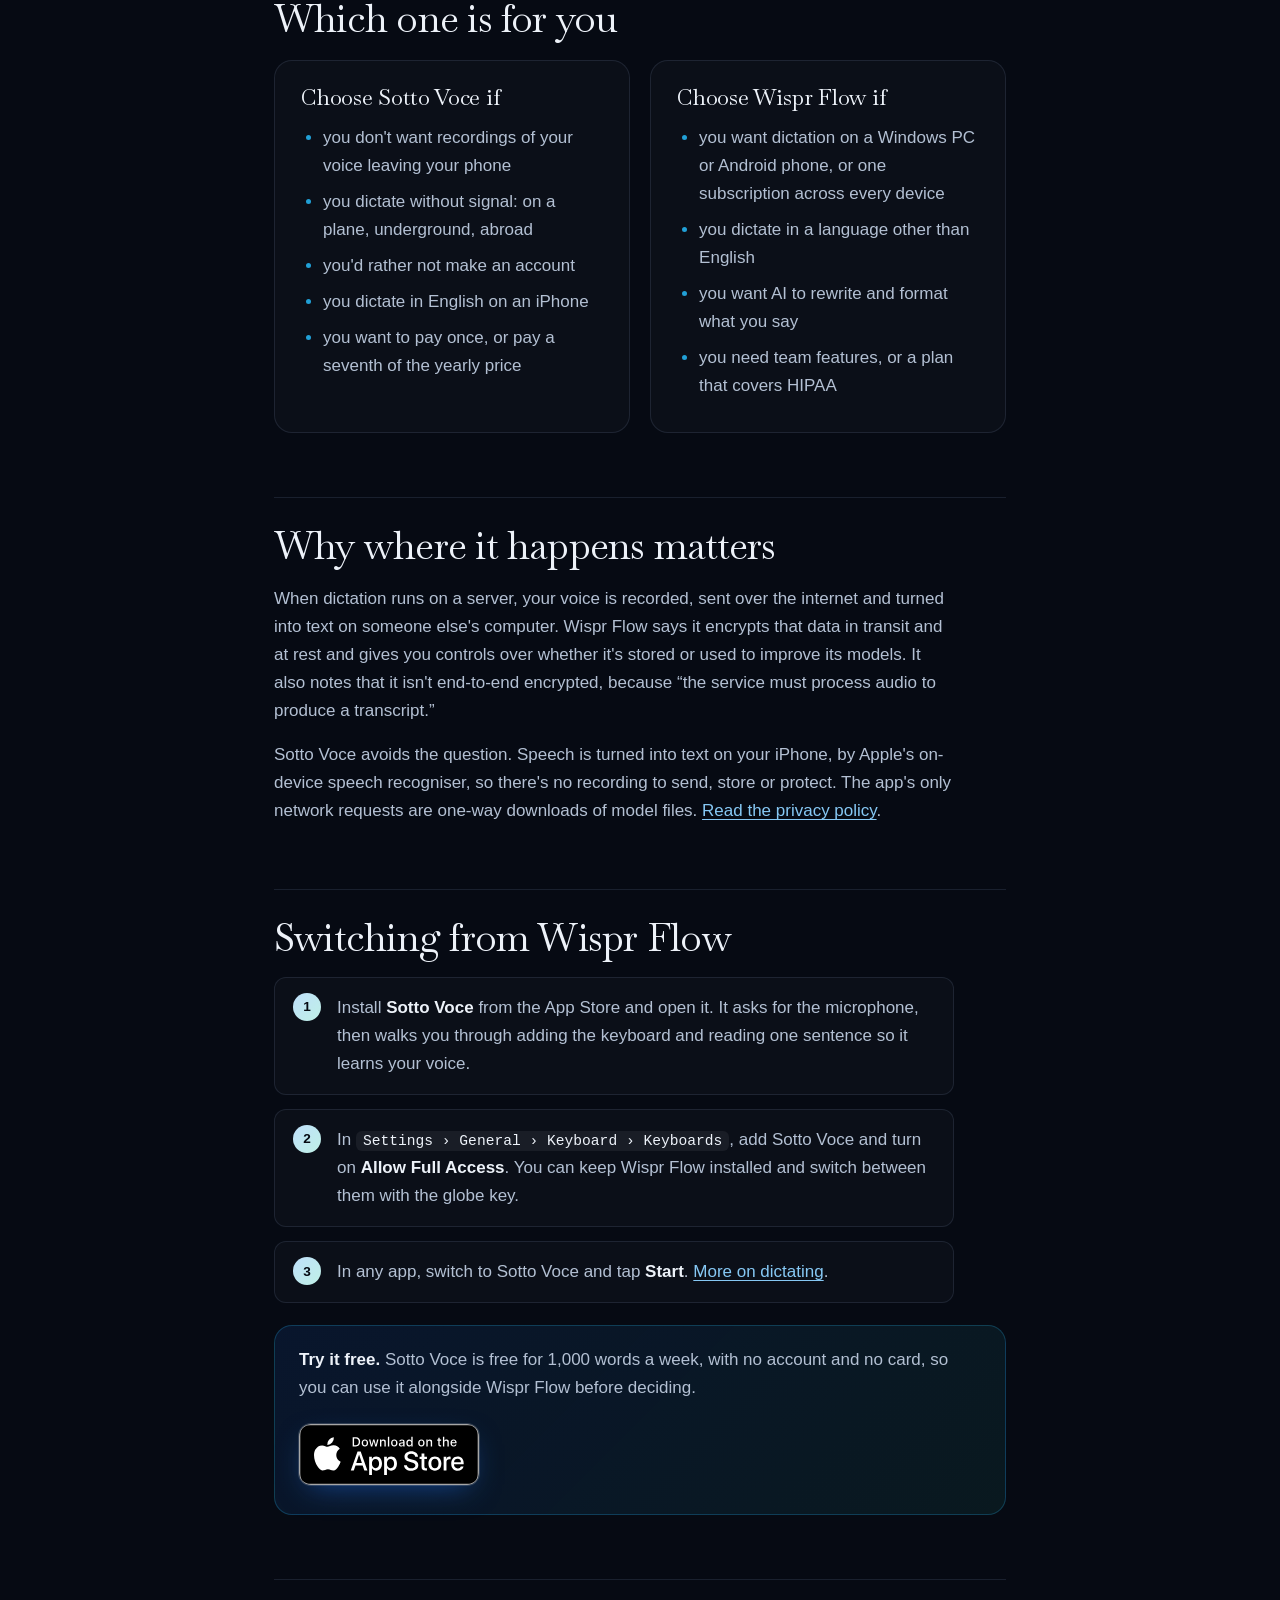
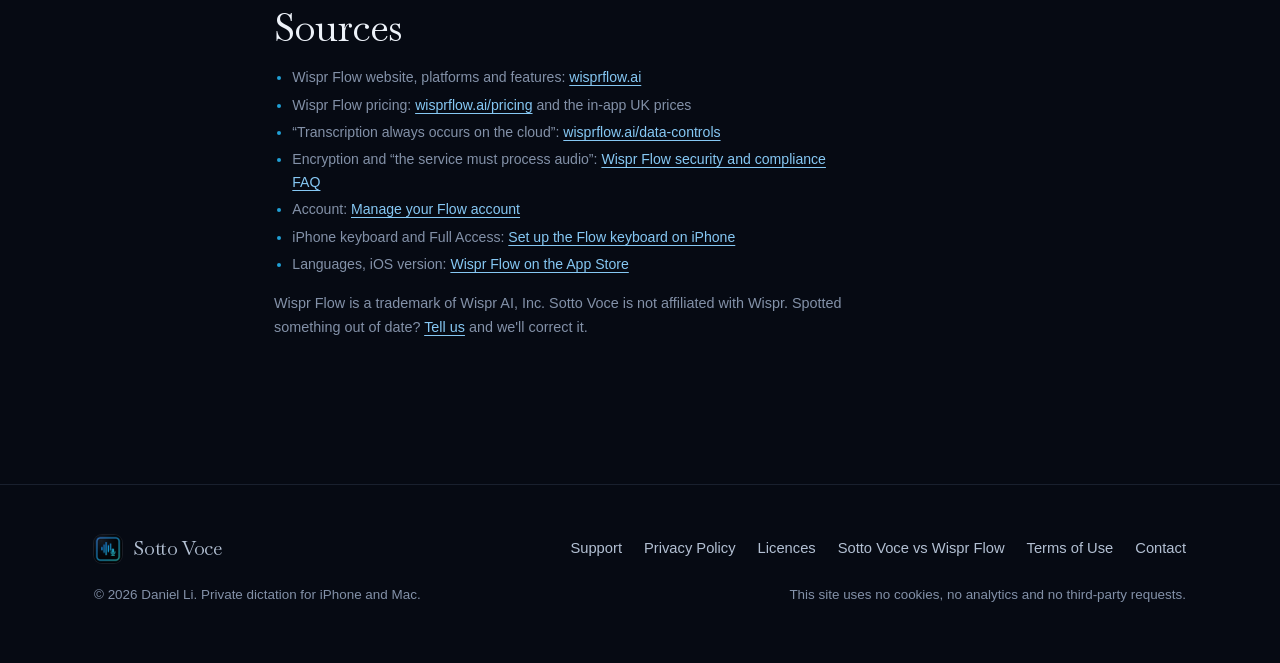
<file: vs-wispr-flow.html>
<!doctype html>
<html lang="en">
<head>
<meta charset="utf-8">
<meta name="viewport" content="width=device-width, initial-scale=1, viewport-fit=cover">
<title>Sotto Voce vs Wispr Flow: Private Dictation on iPhone Compared</title>
<meta name="description" content="Sotto Voce and Wispr Flow compared: where your speech is transcribed, offline use, accounts, platforms, languages and price. A private, on-device alternative to Wispr Flow for iPhone.">
<link rel="canonical" href="https://sottovoce.uk/vs-wispr-flow.html">
<meta name="theme-color" content="#060a13">
<meta property="og:title" content="Sotto Voce vs Wispr Flow">
<meta property="og:description" content="Both put a dictation keyboard on your iPhone. The difference is where your voice goes to become text.">
<meta property="og:type" content="article">
<meta property="og:url" content="https://sottovoce.uk/vs-wispr-flow.html">
<meta property="og:image" content="https://sottovoce.uk/assets/og.jpg">
<meta name="twitter:card" content="summary_large_image">
<link rel="icon" type="image/png" sizes="64x64" href="assets/icon-64.png">
<link rel="apple-touch-icon" href="assets/icon-180.png">
<link rel="preload" href="assets/fonts/baskervville-latin.woff2" as="font" type="font/woff2" crossorigin>
<link rel="stylesheet" href="style.css?v=7">
<script type="application/ld+json">
{
  "@context": "https://schema.org",
  "@type": "FAQPage",
  "mainEntity": [
    {"@type": "Question", "name": "Is Sotto Voce a private alternative to Wispr Flow?", "acceptedAnswer": {"@type": "Answer", "text": "Yes, on iPhone. Sotto Voce turns speech into text on the iPhone itself, while Wispr Flow transcribes on its servers. Sotto Voce works offline and needs no account."}},
    {"@type": "Question", "name": "Does Wispr Flow work offline?", "acceptedAnswer": {"@type": "Answer", "text": "No. Wispr Flow says transcription always occurs on the cloud, so it needs a connection. Sotto Voce works offline once its speech models have downloaded."}},
    {"@type": "Question", "name": "Which is cheaper, Sotto Voce or Wispr Flow?", "acceptedAnswer": {"@type": "Answer", "text": "Sotto Voce Pro is £2.99 a month, £19.99 a year or £74.99 once for life. Wispr Flow Pro is £15 a month or £143.99 a year. Both are free for 1,000 words a week on a phone."}},
    {"@type": "Question", "name": "When is Wispr Flow the better choice?", "acceptedAnswer": {"@type": "Answer", "text": "If you need dictation on a Windows PC or Android phone, in a language other than English, or want AI that rewrites and formats what you say, Wispr Flow does things Sotto Voce doesn't."}}
  ]
}
</script>
</head>
<body>
<a class="skip" href="#main">Skip to content</a>

<header class="site-header">
  <div class="wrap">
    <a class="brand" href="./"><img src="assets/icon-64.png" alt="" width="32" height="32"><span>Sotto Voce</span></a>
    <nav class="site-nav" aria-label="Site">
      <ul class="nav-links" id="site-menu">
        <li><a href="./#how">How it works</a></li>
        <li><a href="./#mac">Mac</a></li>
        <li><a href="privacy.html">Privacy</a></li>
        <li><a href="vs-wispr-flow.html" aria-current="page">Compare</a></li>
        <li><a href="support.html">Support</a></li>
      </ul>
      <a class="get" href="https://apps.apple.com/app/sotto-voce/id6808935928">Get the app</a>
      <button class="menu-toggle" type="button" aria-expanded="false" aria-controls="site-menu" aria-label="Menu"><span></span><span></span></button>
    </nav>
  </div>
</header>

<main id="main" class="wrap narrow">

<div class="doc-hero">
  <p class="eyebrow">Compare</p>
  <h1>Sotto Voce and Wispr Flow</h1>
  <p class="lede">Both put a dictation keyboard on your iPhone: you talk, and your words appear in whatever app you're typing in. The biggest difference is where your voice goes to become text. Here's a fair side-by-side, including where Wispr Flow is the better pick.</p>
</div>

<div class="doc">

<h2 id="table">Side by side</h2>
<div class="compare-wrap">
  <table class="compare">
    <thead>
      <tr><th scope="col"><span class="visually-hidden">Feature</span></th><th scope="col" class="us">Sotto Voce</th><th scope="col">Wispr Flow</th></tr>
    </thead>
    <tbody>
      <tr><th scope="row">Where speech becomes text</th><td class="us" data-label="Sotto Voce">On your iPhone</td><td data-label="Wispr Flow">On Wispr's servers<small>“Transcription always occurs on the cloud.”</small></td></tr>
      <tr><th scope="row">Works offline</th><td class="us" data-label="Sotto Voce">Yes, once its speech models have downloaded</td><td data-label="Wispr Flow">No</td></tr>
      <tr><th scope="row">Account</th><td class="us" data-label="Sotto Voce">None</td><td data-label="Wispr Flow">Required</td></tr>
      <tr><th scope="row">Platforms</th><td class="us" data-label="Sotto Voce">iPhone (iOS 26), and Mac (macOS 14) as a separate app</td><td data-label="Wispr Flow">Mac, Windows, iPhone (iOS 18.3 or later) and Android</td></tr>
      <tr><th scope="row">Languages</th><td class="us" data-label="Sotto Voce">English</td><td data-label="Wispr Flow">100+</td></tr>
      <tr><th scope="row">Rewrites what you say with AI</th><td class="us" data-label="Sotto Voce">No. It types what you said.</td><td data-label="Wispr Flow">Yes: removes filler words, adds punctuation, adapts tone to the app</td></tr>
      <tr><th scope="row">Free</th><td class="us" data-label="Sotto Voce">1,000 words a week</td><td data-label="Wispr Flow">1,000 words a week on mobile, 2,000 on desktop</td></tr>
      <tr><th scope="row">Paid, UK</th><td class="us" data-label="Sotto Voce">£2.99 a month, £19.99 a year (first 7 days free), or £74.99 once for life</td><td data-label="Wispr Flow">£15 a month, or £143.99 a year</td></tr>
      <tr><th scope="row">Paid, US</th><td class="us" data-label="Sotto Voce">$2.99 a month, $19.99 a year, or $79.99 once for life</td><td data-label="Wispr Flow">$15 a month, or $12 a month billed yearly</td></tr>
    </tbody>
  </table>
</div>
<p class="fine">Checked 29 September 2026 against Wispr Flow's own website, help centre and App Store listing. Sources are at the bottom of this page. Prices change; the App Store shows the current price before you buy.</p>

<h2 id="choose">Which one is for you</h2>
<div class="two-col">
  <div>
    <h3>Choose Sotto Voce if</h3>
    <ul>
      <li>you don't want recordings of your voice leaving your phone</li>
      <li>you dictate without signal: on a plane, underground, abroad</li>
      <li>you'd rather not make an account</li>
      <li>you dictate in English on an iPhone</li>
      <li>you want to pay once, or pay a seventh of the yearly price</li>
    </ul>
  </div>
  <div>
    <h3>Choose Wispr Flow if</h3>
    <ul>
      <li>you want dictation on a Windows PC or Android phone, or one subscription across every device</li>
      <li>you dictate in a language other than English</li>
      <li>you want AI to rewrite and format what you say</li>
      <li>you need team features, or a plan that covers HIPAA</li>
    </ul>
  </div>
</div>

<h2 id="privacy">Why where it happens matters</h2>
<p>When dictation runs on a server, your voice is recorded, sent over the internet and turned into text on someone else's computer. Wispr Flow says it encrypts that data in transit and at rest and gives you controls over whether it's stored or used to improve its models. It also notes that it isn't end-to-end encrypted, because “the service must process audio to produce a transcript.”</p>
<p>Sotto Voce avoids the question. Speech is turned into text on your iPhone, by Apple's on-device speech recogniser, so there's no recording to send, store or protect. The app's only network requests are one-way downloads of model files. <a href="privacy.html">Read the privacy policy</a>.</p>

<h2 id="switching">Switching from Wispr Flow</h2>
<ol class="steps">
  <li>Install <strong>Sotto Voce</strong> from the App Store and open it. It asks for the microphone, then walks you through adding the keyboard and reading one sentence so it learns your voice.</li>
  <li>In <span class="path">Settings › General › Keyboard › Keyboards</span>, add Sotto Voce and turn on <strong>Allow Full Access</strong>. You can keep Wispr Flow installed and switch between them with the globe key.</li>
  <li>In any app, switch to Sotto Voce and tap <strong>Start</strong>. <a href="support.html#dictate">More on dictating</a>.</li>
</ol>

<div class="callout">
  <p><strong>Try it free.</strong> Sotto Voce is free for 1,000 words a week, with no account and no card, so you can use it alongside Wispr Flow before deciding.</p>
  <p><a class="badge-link" href="https://apps.apple.com/app/sotto-voce/id6808935928" style="margin-top:6px"><img src="assets/app-store-badge.svg" alt="Download Sotto Voce on the App Store" width="180" height="60"></a></p>
</div>

<h2 id="sources">Sources</h2>
<ul class="sources">
  <li>Wispr Flow website, platforms and features: <a href="https://wisprflow.ai/">wisprflow.ai</a></li>
  <li>Wispr Flow pricing: <a href="https://wisprflow.ai/pricing">wisprflow.ai/pricing</a> and the in-app UK prices</li>
  <li>“Transcription always occurs on the cloud”: <a href="https://wisprflow.ai/data-controls">wisprflow.ai/data-controls</a></li>
  <li>Encryption and “the service must process audio”: <a href="https://docs.wisprflow.ai/articles/3467817258-security-and-compliance-faq">Wispr Flow security and compliance FAQ</a></li>
  <li>Account: <a href="https://docs.wisprflow.ai/articles/7339517111-manage-your-flow-account">Manage your Flow account</a></li>
  <li>iPhone keyboard and Full Access: <a href="https://docs.wisprflow.ai/articles/7453988911-set-up-the-flow-keyboard-on-iphone">Set up the Flow keyboard on iPhone</a></li>
  <li>Languages, iOS version: <a href="https://apps.apple.com/us/app/wispr-flow-ai-voice-keyboard/id6497229487">Wispr Flow on the App Store</a></li>
</ul>
<p class="fine">Wispr Flow is a trademark of Wispr AI, Inc. Sotto Voce is not affiliated with Wispr. Spotted something out of date? <a href="mailto:daniel.li.work+support@gmail.com">Tell us</a> and we'll correct it.</p>

</div>
</main>

<footer class="site-footer">
  <div class="wrap">
    <a class="brand" href="./"><img src="assets/icon-64.png" alt="" width="28" height="28"><span>Sotto Voce</span></a>
    <ul>
      <li><a href="support.html">Support</a></li>
      <li><a href="privacy.html">Privacy Policy</a></li>
      <li><a href="licences.html">Licences</a></li>
      <li><a href="vs-wispr-flow.html">Sotto Voce vs Wispr Flow</a></li>
      <li><a href="https://www.apple.com/legal/internet-services/itunes/dev/stdeula/">Terms of Use</a></li>
      <li><a href="mailto:daniel.li.work+support@gmail.com">Contact</a></li>
    </ul>
    <p class="copy"><span>© 2026 Daniel Li. Private dictation for iPhone and Mac.</span><span>This site uses no cookies, no analytics and no third-party requests.</span></p>
  </div>
</footer>
<script src="assets/nav.js" defer></script>
</body>
</html>
</file>
<file: style.css>
/* Sotto Voce — site styles.
   Night-navy ground taken from the app icon; the Ocean gradient
   (#1F70EB -> #21A0D6 -> #35C6B0) is kept for the voice itself.
   Self-hosted type, no third-party requests of any kind. */

@font-face {
  font-family: "Baskervville";
  src: url("assets/fonts/baskervville-latin.woff2") format("woff2");
  font-weight: 400 700;
  font-style: normal;
  font-display: swap;
}
@font-face {
  font-family: "Baskervville";
  src: url("assets/fonts/baskervville-italic-latin.woff2") format("woff2");
  font-weight: 400 700;
  font-style: italic;
  font-display: swap;
}

:root {
  color-scheme: dark;

  --ink-0: #060a13;
  --ink-1: #0a101d;
  --ink-2: #0f1728;
  --ink-3: #152036;
  --line: rgba(160, 190, 235, 0.12);
  --line-strong: rgba(160, 190, 235, 0.22);

  --text: #edf2f9;
  --text-2: #b3c0d3;
  --text-3: #8391a8;

  --ocean-1: #1f70eb;
  --ocean-2: #21a0d6;
  --ocean-3: #35c6b0;
  --ocean: linear-gradient(100deg, var(--ocean-1) 0%, var(--ocean-2) 55%, var(--ocean-3) 100%);
  --link: #86c8f4;
  --link-hover: #b5ddf8;
  --focus: #6fb8f2;

  --serif: "Baskervville", "Baskerville", "Libre Baskerville", "Hoefler Text", Georgia, "Times New Roman", serif;
  --sans: -apple-system, BlinkMacSystemFont, "SF Pro Text", "Segoe UI", Roboto, "Helvetica Neue", Arial, sans-serif;
  --mono: ui-monospace, "SF Mono", Menlo, Consolas, monospace;

  --wrap: 1180px;
  --gutter: clamp(20px, 5vw, 44px);
  --radius-lg: 28px;
  --radius-md: 18px;
  --radius-sm: 12px;

  --shadow-deep: 0 50px 100px -30px rgba(2, 8, 22, 0.95), 0 30px 60px -30px rgba(10, 40, 90, 0.55);
  --ease-out: cubic-bezier(0.22, 1, 0.36, 1);
}

*, *::before, *::after { box-sizing: border-box; }

html {
  -webkit-text-size-adjust: 100%;
  scroll-behavior: smooth;
  scroll-padding-top: calc(88px + env(safe-area-inset-top, 0px));
  background: var(--ink-0);
}

body {
  margin: 0;
  background: var(--ink-0);
  color: var(--text-2);
  font: 400 17px/1.65 var(--sans);
  -webkit-font-smoothing: antialiased;
  -moz-osx-font-smoothing: grayscale;
  text-rendering: optimizeLegibility;
  overflow-x: hidden;
}

/* Film grain over everything, so the navy never reads as flat vector. */
body::after {
  content: "";
  position: fixed;
  inset: 0;
  pointer-events: none;
  z-index: 100;
  opacity: 0.05;
  background-image: url("data:image/svg+xml,%3Csvg xmlns='http://www.w3.org/2000/svg' width='160' height='160'%3E%3Cfilter id='n'%3E%3CfeTurbulence type='fractalNoise' baseFrequency='0.9' numOctaves='2' stitchTiles='stitch'/%3E%3C/filter%3E%3Crect width='100%25' height='100%25' filter='url(%23n)'/%3E%3C/svg%3E");
}

img, video, canvas, svg { display: block; max-width: 100%; }
img { height: auto; }

a { color: var(--link); text-decoration-thickness: 1px; text-underline-offset: 3px; transition: color 0.2s; }
a:hover { color: var(--link-hover); }
:focus-visible { outline: 2px solid var(--focus); outline-offset: 3px; border-radius: 6px; }

strong { color: var(--text); font-weight: 600; }

h1, h2, h3, .price, .price-row b {
  font-variant-numeric: lining-nums;
  font-feature-settings: "lnum" 1;
}
h1, h2, h3 {
  font-family: var(--serif);
  font-weight: 400;
  color: var(--text);
  margin: 0;
  text-wrap: balance;
  letter-spacing: -0.01em;
}
h1 { font-size: clamp(2.7rem, 5.2vw, 4.7rem); line-height: 1.03; letter-spacing: -0.025em; }
h2 { font-size: clamp(2.2rem, 4.4vw, 3.6rem); line-height: 1.06; letter-spacing: -0.02em; }
h3 { font-size: 1.55rem; line-height: 1.2; }
p { margin: 0; text-wrap: pretty; }

.accent {
  background: var(--ocean);
  -webkit-background-clip: text;
  background-clip: text;
  color: transparent;
}

.skip {
  position: absolute;
  left: 16px;
  top: -60px;
  z-index: 200;
  background: var(--text);
  color: var(--ink-0);
  padding: 10px 16px;
  border-radius: 10px;
  font-weight: 600;
  text-decoration: none;
}
.skip:focus { top: 12px; }

.wrap {
  max-width: var(--wrap);
  margin: 0 auto;
  padding-inline: max(var(--gutter), env(safe-area-inset-left, 0px)) max(var(--gutter), env(safe-area-inset-right, 0px));
}
.narrow { max-width: 820px; }

.eyebrow {
  display: inline-flex;
  align-items: center;
  gap: 10px;
  font: 600 0.78rem/1 var(--sans);
  letter-spacing: 0.14em;
  text-transform: uppercase;
  color: var(--text-3);
}
.eyebrow .live {
  width: 7px;
  height: 7px;
  border-radius: 50%;
  background: var(--ocean-3);
  box-shadow: 0 0 0 0 rgba(53, 198, 176, 0.6);
  animation: live 2.4s var(--ease-out) infinite;
}
@keyframes live {
  0% { box-shadow: 0 0 0 0 rgba(53, 198, 176, 0.55); }
  70% { box-shadow: 0 0 0 9px rgba(53, 198, 176, 0); }
  100% { box-shadow: 0 0 0 0 rgba(53, 198, 176, 0); }
}

.lede { font-size: clamp(1.08rem, 1.5vw, 1.24rem); line-height: 1.6; color: var(--text-2); max-width: 36em; }
.fine { font-size: 0.9rem; color: var(--text-3); }

/* ---------- Header ---------- */

.site-header {
  position: sticky;
  top: 0;
  padding-top: env(safe-area-inset-top, 0px);
  z-index: 50;
  background: rgba(6, 10, 19, 0.86);
  -webkit-backdrop-filter: saturate(160%) blur(18px);
  backdrop-filter: saturate(160%) blur(18px);
  border-bottom: 1px solid var(--line);
}
/* iOS 26 Safari draws the page up behind its status bar and address bar;
   this carries the header's backing up there so text doesn't show through. */
.site-header::before {
  content: "";
  position: absolute;
  left: 0;
  right: 0;
  bottom: 100%;
  height: 240px;
  background: inherit;
  -webkit-backdrop-filter: inherit;
  backdrop-filter: inherit;
  pointer-events: none;
}
.site-header .wrap {
  display: flex;
  align-items: center;
  justify-content: space-between;
  gap: 24px;
  height: 68px;
}
.brand {
  display: inline-flex;
  align-items: center;
  gap: 11px;
  color: var(--text);
  text-decoration: none;
  font-family: var(--serif);
  font-size: 1.4rem;
  letter-spacing: -0.01em;
  white-space: nowrap;
}
.brand img { width: 32px; height: 32px; border-radius: 8px; box-shadow: 0 0 0 1px rgba(255, 255, 255, 0.08); }
.brand:hover { color: var(--text); }

.site-nav { display: flex; align-items: center; gap: 6px; }
.nav-links { list-style: none; display: flex; align-items: center; gap: 4px; margin: 0; padding: 0; }
.site-nav a {
  display: block;
  padding: 8px 14px;
  border-radius: 999px;
  color: var(--text-2);
  font-size: 0.95rem;
  text-decoration: none;
  white-space: nowrap;
  transition: color 0.2s, background-color 0.2s;
}
.site-nav a:hover { color: var(--text); background: rgba(255, 255, 255, 0.05); }
.site-nav a[aria-current="page"] { color: var(--text); background: rgba(255, 255, 255, 0.07); }
.site-nav .get {
  margin-left: 10px;
  color: var(--text);
  font-weight: 600;
  background: linear-gradient(var(--ink-2), var(--ink-2)) padding-box, var(--ocean) border-box;
  border: 1px solid transparent;
  padding: 8px 16px;
}
.site-nav .get:hover { background: linear-gradient(var(--ink-3), var(--ink-3)) padding-box, var(--ocean) border-box; }
.site-nav .get:active { transform: translateY(1px); }

.menu-toggle {
  display: none;
  appearance: none;
  width: 44px;
  height: 44px;
  margin-right: -10px;
  border: 0;
  border-radius: 12px;
  background: transparent;
  cursor: pointer;
  place-content: center;
  gap: 6px;
}
.menu-toggle span {
  display: block;
  width: 20px;
  height: 1.5px;
  border-radius: 2px;
  background: var(--text);
  transition: transform 0.25s var(--ease-out);
}
.nav-open .menu-toggle span:first-child { transform: translateY(3.75px) rotate(45deg); }
.nav-open .menu-toggle span:last-child { transform: translateY(-3.75px) rotate(-45deg); }

@media (max-width: 860px) {
  .menu-toggle { display: grid; }
  .site-nav .get { margin-left: 0; }
  .nav-links {
    display: none;
    position: absolute;
    top: 100%;
    left: 0;
    right: 0;
    flex-direction: column;
    align-items: stretch;
    gap: 0;
    padding: 6px max(var(--gutter), env(safe-area-inset-left, 0px)) 14px;
    background: var(--ink-1);
    border-bottom: 1px solid var(--line);
    box-shadow: 0 30px 60px -30px rgba(0, 0, 0, 0.9);
  }
  .nav-open .nav-links { display: flex; }
  .nav-links a {
    padding: 15px 2px;
    border-radius: 0;
    border-bottom: 1px solid var(--line);
    font-size: 1.1rem;
    color: var(--text);
  }
  .nav-links li:last-child a { border-bottom: 0; }
  .nav-links a[aria-current="page"] { background: none; color: var(--ocean-3); }
}
@media (max-width: 480px) {
  .brand { font-size: 1.25rem; }
}

/* ---------- Buttons ---------- */

.badge-link {
  display: inline-block;
  border-radius: 12px;
  transition: transform 0.25s var(--ease-out), box-shadow 0.25s var(--ease-out);
  box-shadow: 0 0 0 1px rgba(255, 255, 255, 0.16), 0 10px 30px -10px rgba(31, 112, 235, 0.55);
}
.badge-link img { width: 180px; height: auto; border-radius: 12px; }
.badge-link:hover { transform: translateY(-2px); box-shadow: 0 0 0 1px rgba(255, 255, 255, 0.28), 0 16px 40px -12px rgba(33, 160, 214, 0.7); }
.badge-link:active { transform: translateY(0); }

.text-link {
  display: inline-flex;
  align-items: center;
  gap: 8px;
  color: var(--text);
  font-weight: 500;
  text-decoration: none;
  border-bottom: 1px solid var(--line-strong);
  padding-bottom: 3px;
  transition: border-color 0.2s, gap 0.25s var(--ease-out);
}
.text-link:hover { color: var(--text); border-color: var(--ocean-2); gap: 12px; }
.text-link .arrow { transition: transform 0.25s var(--ease-out); }

/* ---------- Sections ---------- */

.section { position: relative; padding-block: clamp(88px, 12vw, 150px) clamp(96px, 13vw, 164px); }
.section-head { max-width: 760px; display: grid; gap: 20px; margin-bottom: clamp(44px, 6vw, 72px); }
.section-head .lede { max-width: 34em; }
.rule-top { border-top: 1px solid var(--line); }

/* ---------- Hero ---------- */

.hero {
  position: relative;
  isolation: isolate;
  overflow: hidden;
  padding-block: clamp(48px, 6.5vw, 88px) clamp(150px, 16vw, 210px);
  background:
    radial-gradient(60% 55% at 78% 38%, rgba(33, 160, 214, 0.20), transparent 70%),
    radial-gradient(45% 45% at 12% 8%, rgba(31, 112, 235, 0.16), transparent 70%),
    var(--ink-0);
}
.hero-waves {
  position: absolute;
  left: 0;
  right: 0;
  bottom: 0;
  height: clamp(200px, 26vw, 330px);
  width: 100%;
  z-index: -1;
  opacity: 0.95;
  -webkit-mask-image: linear-gradient(90deg, transparent, #000 14%, #000 86%, transparent);
  mask-image: linear-gradient(90deg, transparent, #000 14%, #000 86%, transparent);
}
.hero .wrap {
  display: grid;
  grid-template-columns: minmax(0, 1.15fr) minmax(0, 0.85fr);
  align-items: center;
  gap: clamp(40px, 6vw, 88px);
}
.hero-copy { display: grid; gap: 28px; justify-items: start; }
.hero h1 em { font-style: italic; display: block; margin-top: 0.08em; }
.hero-cta { display: flex; flex-wrap: wrap; align-items: center; gap: 18px 28px; margin-top: 6px; }
.hero-facts {
  display: flex;
  flex-wrap: wrap;
  gap: 8px;
  margin: 4px 0 0;
  padding: 0;
  list-style: none;
}
.hero-facts li {
  font-size: 0.84rem;
  color: var(--text-2);
  padding: 6px 12px;
  border-radius: 8px;
  background: rgba(255, 255, 255, 0.04);
  border: 1px solid var(--line);
}
.hero-stage { position: relative; display: grid; justify-items: center; }
.hero-stage::before {
  content: "";
  position: absolute;
  inset: 8% -6% 4%;
  background: radial-gradient(closest-side, rgba(33, 160, 214, 0.35), rgba(31, 112, 235, 0.10) 60%, transparent);
  filter: blur(30px);
  z-index: -1;
}

@media (max-width: 900px) {
  .hero .wrap { grid-template-columns: 1fr; }
  .hero-stage { margin-top: 12px; }
  .hero-waves { height: 190px; }
}

/* ---------- Device ---------- */

.device {
  --w: min(340px, 80vw);
  position: relative;
  width: var(--w);
  padding: calc(var(--w) * 0.036);
  border-radius: calc(var(--w) * 0.17);
  background:
    linear-gradient(145deg, #4a5264 0%, #1b2029 22%, #11151c 50%, #262c38 78%, #505a6e 100%);
  box-shadow:
    inset 0 0 0 1.5px rgba(255, 255, 255, 0.16),
    inset 0 0 0 5px rgba(0, 0, 0, 0.55),
    var(--shadow-deep);
}
.device::before {
  content: "";
  position: absolute;
  top: calc(var(--w) * 0.058);
  left: 50%;
  width: 30%;
  height: calc(var(--w) * 0.083);
  transform: translateX(-50%);
  background: #000;
  border-radius: 999px;
  z-index: 3;
}
.device-screen {
  position: relative;
  container-type: inline-size;
  aspect-ratio: 1320 / 2868;
  border-radius: calc(var(--w) * 0.135);
  overflow: hidden;
  background: #fff;
}
.device-screen img { width: 100%; height: 100%; object-fit: cover; }
.device-screen::after {
  content: "";
  position: absolute;
  inset: 0;
  pointer-events: none;
  background: linear-gradient(125deg, rgba(255, 255, 255, 0.16) 0%, rgba(255, 255, 255, 0) 32%);
  mix-blend-mode: screen;
}
.device.sm { --w: min(290px, 74vw); }

/* ---------- The live demo: a recording of the app ---------- */

.device.live::before { display: none; }
.device-video { display: block; width: 100%; height: 100%; object-fit: cover; background: #0d1220; }

/* ---------- Anywhere band ---------- */

.anywhere { padding-block: 40px 34px; border-block: 1px solid var(--line); background: var(--ink-1); display: grid; gap: 22px; }
.anywhere .label {
  font: 600 0.75rem/1 var(--sans);
  letter-spacing: 0.14em;
  text-transform: uppercase;
  color: var(--text-3);
  text-align: center;
}
.marquee {
  overflow: hidden;
  -webkit-mask-image: linear-gradient(90deg, transparent, #000 10%, #000 90%, transparent);
  mask-image: linear-gradient(90deg, transparent, #000 10%, #000 90%, transparent);
}
.marquee-inner { display: flex; width: max-content; animation: marquee 48s linear infinite; }
.marquee:hover .marquee-inner { animation-play-state: paused; }
@keyframes marquee { to { transform: translateX(-50%); } }
.marquee-set { list-style: none; display: flex; gap: 30px; margin: 0; padding: 0 15px; }
.marquee-set li { display: grid; justify-items: center; gap: 9px; width: 72px; }
.marquee-set img {
  width: 56px;
  height: 56px;
  border-radius: 13px;
  box-shadow: 0 0 0 1px rgba(255, 255, 255, 0.08), 0 10px 24px -12px rgba(0, 0, 0, 0.9);
}
.marquee-set span { font-size: 0.74rem; color: var(--text-3); white-space: nowrap; }
.anywhere-note { text-align: center; font-family: var(--serif); font-style: italic; font-size: 1.05rem; color: var(--text-2); }
@media (prefers-reduced-motion: reduce) {
  .marquee { -webkit-mask-image: none; mask-image: none; }
  .marquee-inner { width: auto; justify-content: center; }
  .marquee-set { flex-wrap: wrap; justify-content: center; row-gap: 18px; }
  .marquee-set[aria-hidden="true"] { display: none; }
}

/* ---------- How it works ---------- */

.steps-flow {
  list-style: none;
  margin: 0;
  padding: 0;
  display: grid;
  grid-template-columns: repeat(3, minmax(0, 1fr));
  gap: clamp(28px, 4vw, 56px);
  counter-reset: step;
}
.steps-flow li {
  position: relative;
  padding-top: 30px;
  border-top: 1px solid var(--line-strong);
  display: grid;
  gap: 12px;
  align-content: start;
}
.steps-flow li::before {
  counter-increment: step;
  content: counter(step, decimal-leading-zero);
  font: 400 0.95rem/1 var(--mono);
  color: var(--ocean-3);
  letter-spacing: 0.04em;
}
.steps-flow li::after {
  content: "";
  position: absolute;
  top: -1px;
  left: 0;
  width: 44px;
  height: 2px;
  background: var(--ocean);
}
.steps-flow h3 { font-size: clamp(1.5rem, 2.4vw, 1.9rem); }
.steps-flow .path { font-family: var(--mono); font-size: 0.84em; color: var(--text); white-space: nowrap; }
@media (max-width: 820px) { .steps-flow { grid-template-columns: 1fr; } }

/* ---------- Privacy ---------- */

.privacy {
  background:
    radial-gradient(55% 60% at 20% 45%, rgba(31, 112, 235, 0.13), transparent 70%),
    var(--ink-1);
  border-block: 1px solid var(--line);
}
.privacy .wrap {
  display: grid;
  gap: clamp(48px, 7vw, 110px);
  align-items: center;
}
.privacy .wrap:has(> .device) { grid-template-columns: minmax(0, 0.8fr) minmax(0, 1.2fr); }
.privacy-copy { display: grid; gap: 26px; max-width: 860px; }

.flow {
  display: grid;
  grid-template-columns: auto 1fr auto 1fr auto;
  align-items: center;
  gap: 10px;
  padding: 22px 24px;
  border-radius: var(--radius-md);
  background: rgba(255, 255, 255, 0.025);
  border: 1px solid var(--line);
}
.flow-node { display: grid; justify-items: center; gap: 8px; text-align: center; }
.flow-node .glyph {
  width: 52px;
  height: 52px;
  border-radius: 16px;
  display: grid;
  place-items: center;
  background: var(--ink-3);
  border: 1px solid var(--line-strong);
  color: var(--text);
}
.flow-node.phone .glyph { background: linear-gradient(var(--ink-3), var(--ink-3)) padding-box, var(--ocean) border-box; border: 1.5px solid transparent; box-shadow: 0 0 30px -6px rgba(33, 160, 214, 0.6); }
.flow-node .glyph svg { width: 24px; height: 24px; }
.flow-node small { font-size: 0.8rem; color: var(--text-2); line-height: 1.3; }
.flow-line { height: 2px; background: var(--ocean); border-radius: 2px; opacity: 0.8; position: relative; overflow: hidden; }
.flow-line::after {
  content: "";
  position: absolute;
  inset: 0;
  width: 30%;
  background: linear-gradient(90deg, transparent, rgba(255, 255, 255, 0.9), transparent);
  animation: flow 2.6s linear infinite;
}
@keyframes flow { from { transform: translateX(-100%); } to { transform: translateX(340%); } }
.flow-note {
  grid-column: 1 / -1;
  display: flex;
  align-items: center;
  justify-content: center;
  gap: 10px;
  margin-top: 8px;
  padding-top: 14px;
  border-top: 1px dashed var(--line-strong);
  font-size: 0.86rem;
  color: var(--text-3);
}
.flow-note svg { width: 18px; height: 18px; color: var(--text-3); }

.facts { display: grid; grid-template-columns: repeat(2, minmax(0, 1fr)); gap: 22px 36px; margin: 0; }
.facts div { display: grid; gap: 6px; }
.facts dt { font: 600 0.74rem/1.2 var(--sans); letter-spacing: 0.13em; text-transform: uppercase; color: var(--text-3); }
.facts dd { margin: 0; color: var(--text-2); font-size: 0.98rem; }
@media (max-width: 900px) {
  .privacy .wrap:has(> .device) { grid-template-columns: 1fr; }
  .privacy .device { order: 2; justify-self: center; }
}
@media (max-width: 560px) {
  .facts { grid-template-columns: 1fr; }
  .flow { grid-template-columns: 1fr; justify-items: center; }
  .flow-line { width: 2px; height: 22px; }
  .flow-line::after { display: none; }
}

/* ---------- In the app ---------- */

.in-app { background: var(--ink-1); border-block: 1px solid var(--line); overflow: hidden; }
.feature-list { list-style: none; margin: 0; padding: 0; display: grid; grid-template-columns: repeat(3, minmax(0, 1fr)); gap: clamp(28px, 4vw, 56px); }
.feature-list li { padding-top: 28px; border-top: 1px solid var(--line-strong); display: grid; gap: 12px; align-content: start; }
.feature-list h3 { font-size: clamp(1.4rem, 2.2vw, 1.75rem); }
.feature-list p { color: var(--text-2); }
@media (max-width: 820px) { .feature-list { grid-template-columns: 1fr; } }

/* ---------- Compare teaser ---------- */

.versus {
  display: grid;
  grid-template-columns: minmax(0, 0.9fr) minmax(0, 1.1fr);
  gap: clamp(36px, 6vw, 88px);
  align-items: center;
}
.versus-copy { display: grid; gap: 22px; justify-items: start; }
.versus-rows { display: grid; border-top: 1px solid var(--line-strong); }
.versus-row {
  display: grid;
  grid-template-columns: 1fr 1fr;
  gap: 24px;
  padding: 18px 0;
  border-bottom: 1px solid var(--line);
}
.versus-row div { display: grid; gap: 4px; }
.versus-row .who { font: 600 0.72rem/1 var(--sans); letter-spacing: 0.13em; text-transform: uppercase; color: var(--text-3); }
.versus-row .us { color: var(--text); }
.versus-row .us .who { color: var(--ocean-3); }
@media (max-width: 860px) { .versus { grid-template-columns: 1fr; } }

/* ---------- Mac ---------- */

.mac-price { color: var(--text-2); }
.mac-price b { color: var(--text); font-weight: 600; }
.mac-shot img { width: 100%; height: auto; display: block; }

/* ---------- Plans ---------- */

.plans { display: grid; grid-template-columns: minmax(0, 0.85fr) minmax(0, 1.15fr); gap: 20px; align-items: stretch; }
.plan {
  border-radius: var(--radius-lg);
  padding: clamp(28px, 4vw, 40px);
  background: rgba(255, 255, 255, 0.025);
  border: 1px solid var(--line);
  display: grid;
  gap: 18px;
  align-content: start;
}
.plan-pro {
  background: linear-gradient(var(--ink-2), var(--ink-2)) padding-box, linear-gradient(140deg, rgba(31, 112, 235, 0.9), rgba(33, 160, 214, 0.5) 45%, rgba(53, 198, 176, 0.9)) border-box;
  border: 1px solid transparent;
  box-shadow: 0 30px 80px -40px rgba(33, 160, 214, 0.55);
}
.plan h3 { font-size: 1.9rem; }
.plan .price { font-family: var(--serif); font-size: 2.6rem; color: var(--text); line-height: 1; }
.plan .price small { font-family: var(--sans); font-size: 0.95rem; color: var(--text-3); margin-left: 6px; }
.plan ul { list-style: none; margin: 0; padding: 0; display: grid; gap: 10px; }
.plan li { position: relative; padding-left: 26px; }
.plan li::before {
  content: "";
  position: absolute;
  left: 0;
  top: 0.62em;
  width: 12px;
  height: 2px;
  border-radius: 2px;
  background: var(--ocean);
}
.price-rows { display: grid; gap: 0; border-top: 1px solid var(--line); }
.price-row {
  display: flex;
  justify-content: space-between;
  align-items: baseline;
  gap: 16px;
  padding: 14px 0;
  border-bottom: 1px solid var(--line);
  font-variant-numeric: tabular-nums;
}
.price-row b { font-family: var(--serif); font-weight: 400; font-size: 1.6rem; color: var(--text); }
.price-row span { color: var(--text-2); }
.price-row em { font-style: normal; color: var(--ocean-3); font-size: 0.88rem; display: block; }
.plans-note { margin-top: 22px; font-size: 0.9rem; color: var(--text-3); max-width: 46em; }
@media (max-width: 820px) { .plans { grid-template-columns: 1fr; } }

/* ---------- FAQ (homepage) ---------- */

.qa-list { display: grid; grid-template-columns: repeat(2, minmax(0, 1fr)); gap: 0 clamp(32px, 5vw, 72px); }
.qa { padding: 28px 0; border-top: 1px solid var(--line); display: grid; gap: 10px; align-content: start; }
.qa h3 { font-size: 1.35rem; line-height: 1.3; }
.qa p { color: var(--text-2); }
@media (max-width: 820px) { .qa-list { grid-template-columns: 1fr; } }

/* ---------- Closing ---------- */

.closing {
  position: relative;
  overflow: hidden;
  isolation: isolate;
  text-align: center;
  background:
    radial-gradient(50% 70% at 50% 100%, rgba(33, 160, 214, 0.22), transparent 70%),
    var(--ink-0);
  border-top: 1px solid var(--line);
}
.closing .wrap { display: grid; justify-items: center; gap: 26px; }
.closing-icon { width: 96px; height: 96px; border-radius: 22px; box-shadow: 0 0 0 1px rgba(255, 255, 255, 0.1), 0 24px 60px -18px rgba(33, 160, 214, 0.7); }
.closing h2 { font-style: italic; }
.closing-waves { position: absolute; left: 0; right: 0; bottom: 0; width: 100%; height: 45%; z-index: -1; opacity: 0.55; }

/* ---------- Footer ---------- */

.site-footer { padding-block: 48px 56px; border-top: 1px solid var(--line); background: var(--ink-0); font-size: 0.92rem; }
.site-footer .wrap { display: flex; flex-wrap: wrap; justify-content: space-between; align-items: center; gap: 20px 32px; }
.site-footer .brand { font-size: 1.2rem; }
.site-footer .brand img { width: 28px; height: 28px; }
.site-footer ul { list-style: none; display: flex; flex-wrap: wrap; gap: 6px 22px; margin: 0; padding: 0; }
.site-footer a { color: var(--text-2); text-decoration: none; }
.site-footer a:hover { color: var(--text); }
.site-footer .copy { width: 100%; color: var(--text-3); font-size: 0.84rem; display: flex; flex-wrap: wrap; justify-content: space-between; gap: 8px 24px; }

/* ---------- Document pages: support, privacy ---------- */

.doc-hero { padding-block: clamp(64px, 9vw, 110px) 36px; display: grid; gap: 18px; }
.doc-hero h1 { font-size: clamp(2.6rem, 6vw, 4.4rem); }
.doc-hero .lede { max-width: 40em; }

.toc {
  margin-bottom: 48px;
  padding: 24px 28px;
  border-radius: var(--radius-md);
  background: rgba(255, 255, 255, 0.025);
  border: 1px solid var(--line);
}
.toc h2 { font: 600 0.74rem/1 var(--sans); letter-spacing: 0.14em; text-transform: uppercase; color: var(--text-3); margin-bottom: 14px; }
.toc ol { margin: 0; padding-left: 1.3em; columns: 2; column-gap: 40px; }
.toc li { margin-bottom: 6px; break-inside: avoid; }
.toc a { color: var(--text-2); text-decoration: none; }
.toc a:hover { color: var(--text); text-decoration: underline; }
@media (max-width: 620px) { .toc ol { columns: 1; } }

.doc { padding-bottom: clamp(80px, 10vw, 130px); color: var(--text-2); }
.doc h2 { font-size: clamp(1.8rem, 3.4vw, 2.4rem); margin: 64px 0 18px; padding-top: 28px; border-top: 1px solid var(--line); }
.doc h2:first-child { margin-top: 0; }
.doc > h3 { margin: 32px 0 10px; }
.doc p, .doc ul, .doc ol { margin: 0 0 16px; max-width: 40em; }
.doc li { margin-bottom: 8px; }
.doc ul { padding-left: 1.3em; }
.doc ul li::marker { color: var(--ocean-2); }

.steps { list-style: none; counter-reset: s; padding: 0 !important; display: grid; gap: 14px; }
.steps li {
  counter-increment: s;
  position: relative;
  padding: 16px 20px 16px 62px;
  border-radius: var(--radius-sm);
  background: rgba(255, 255, 255, 0.025);
  border: 1px solid var(--line);
  margin: 0;
}
.steps li::before {
  content: counter(s);
  position: absolute;
  left: 18px;
  top: 15px;
  width: 28px;
  height: 28px;
  border-radius: 50%;
  display: grid;
  place-items: center;
  font: 600 0.85rem/1 var(--sans);
  color: var(--ink-0);
  background: linear-gradient(135deg, #bfe0fb, #bff0e6);
}

.callout {
  margin: 22px 0;
  padding: 20px 24px;
  border-radius: var(--radius-md);
  background: linear-gradient(135deg, rgba(31, 112, 235, 0.12), rgba(53, 198, 176, 0.08));
  border: 1px solid rgba(33, 160, 214, 0.28);
  max-width: 44em;
}
.callout p:last-child { margin-bottom: 0; }

.path {
  font-family: var(--mono);
  font-size: 0.86em;
  color: var(--text);
  background: rgba(255, 255, 255, 0.06);
  padding: 2px 7px;
  border-radius: 6px;
}

details.faq {
  border-radius: var(--radius-sm);
  border: 1px solid var(--line);
  background: rgba(255, 255, 255, 0.02);
  margin-bottom: 10px;
  max-width: 44em;
  transition: background-color 0.2s, border-color 0.2s;
}
details.faq[open] { background: rgba(255, 255, 255, 0.04); border-color: var(--line-strong); }
details.faq summary {
  cursor: pointer;
  list-style: none;
  padding: 16px 52px 16px 20px;
  position: relative;
  color: var(--text);
  font-weight: 500;
}
details.faq summary::-webkit-details-marker { display: none; }
details.faq summary::after {
  content: "";
  position: absolute;
  right: 22px;
  top: 50%;
  width: 9px;
  height: 9px;
  border-right: 1.5px solid var(--text-2);
  border-bottom: 1.5px solid var(--text-2);
  transform: translateY(-70%) rotate(45deg);
  transition: transform 0.25s var(--ease-out);
}
details.faq[open] summary::after { transform: translateY(-30%) rotate(-135deg); }
details.faq .answer { padding: 0 20px 6px; }

.contact-card {
  padding: 24px 28px;
  border-radius: var(--radius-md);
  background: rgba(255, 255, 255, 0.03);
  border: 1px solid var(--line);
  max-width: 44em;
}
.contact-card p:last-child { margin-bottom: 0; }
.email { font-size: 1.1rem; word-break: break-all; }

/* ---------- Compare page ---------- */

.compare-wrap { overflow-x: auto; margin: 8px 0 20px; border-radius: var(--radius-md); border: 1px solid var(--line); }
.compare {
  width: 100%;
  min-width: 620px;
  border-collapse: collapse;
  font-size: 0.97rem;
}
.compare th, .compare td { text-align: left; vertical-align: top; padding: 16px 20px; border-bottom: 1px solid var(--line); }
.compare thead th { font: 600 0.74rem/1.2 var(--sans); letter-spacing: 0.13em; text-transform: uppercase; color: var(--text-3); background: rgba(255, 255, 255, 0.03); }
.compare thead th.us { color: var(--ocean-3); }
.compare tbody th { color: var(--text); font-weight: 500; width: 26%; }
.compare td.us { color: var(--text); background: rgba(33, 160, 214, 0.06); }
.compare tr:last-child th, .compare tr:last-child td { border-bottom: 0; }
.compare small { display: block; color: var(--text-3); font-size: 0.82rem; margin-top: 4px; }
@media (max-width: 640px) {
  .compare-wrap { overflow: visible; }
  .compare { min-width: 0; }
  .compare thead { position: absolute; width: 1px; height: 1px; overflow: hidden; clip: rect(0 0 0 0); }
  .compare tr { display: block; padding: 16px 18px; border-bottom: 1px solid var(--line); }
  .compare tr:last-child { border-bottom: 0; }
  .compare tbody th { display: block; width: auto; padding: 0 0 10px; border: 0; }
  .compare td { display: grid; grid-template-columns: 92px 1fr; gap: 12px; padding: 5px 0; border: 0; }
  .compare td.us { background: none; }
  .compare td::before { content: attr(data-label); font: 600 0.68rem/1.7 var(--sans); letter-spacing: 0.12em; text-transform: uppercase; color: var(--text-3); }
  .compare td.us::before { color: var(--ocean-3); }
  .compare small { grid-column: 2; }
}
.two-col { display: grid; grid-template-columns: repeat(2, minmax(0, 1fr)); gap: 20px; margin: 20px 0; }
.two-col > div { padding: 24px 26px; border-radius: var(--radius-md); border: 1px solid var(--line); background: rgba(255, 255, 255, 0.025); }
.two-col h3 { font-size: 1.4rem; margin-bottom: 12px; }
.two-col ul { margin: 0; }
@media (max-width: 720px) { .two-col { grid-template-columns: 1fr; } }
.sources { font-size: 0.88rem; color: var(--text-3); }
.sources li { margin-bottom: 4px; }

/* ---------- 404 ---------- */

.lost { min-height: 70vh; display: grid; place-items: center; text-align: center; padding-block: 80px; }
.lost .wrap { display: grid; gap: 22px; justify-items: center; }

/* ---------- Motion ---------- */

.reveal { opacity: 1; transform: none; }
.js .reveal { opacity: 0; transform: translateY(18px); transition: opacity 0.9s var(--ease-out), transform 0.9s var(--ease-out); }
.js .reveal.in { opacity: 1; transform: none; }

@media (prefers-reduced-motion: reduce) {
  html { scroll-behavior: auto; }
  *, *::before, *::after { animation: none !important; transition: none !important; }
  .js .reveal { opacity: 1; transform: none; }
}

.visually-hidden {
  position: absolute;
  width: 1px;
  height: 1px;
  overflow: hidden;
  clip: rect(0 0 0 0);
  white-space: nowrap;
}
</file>
